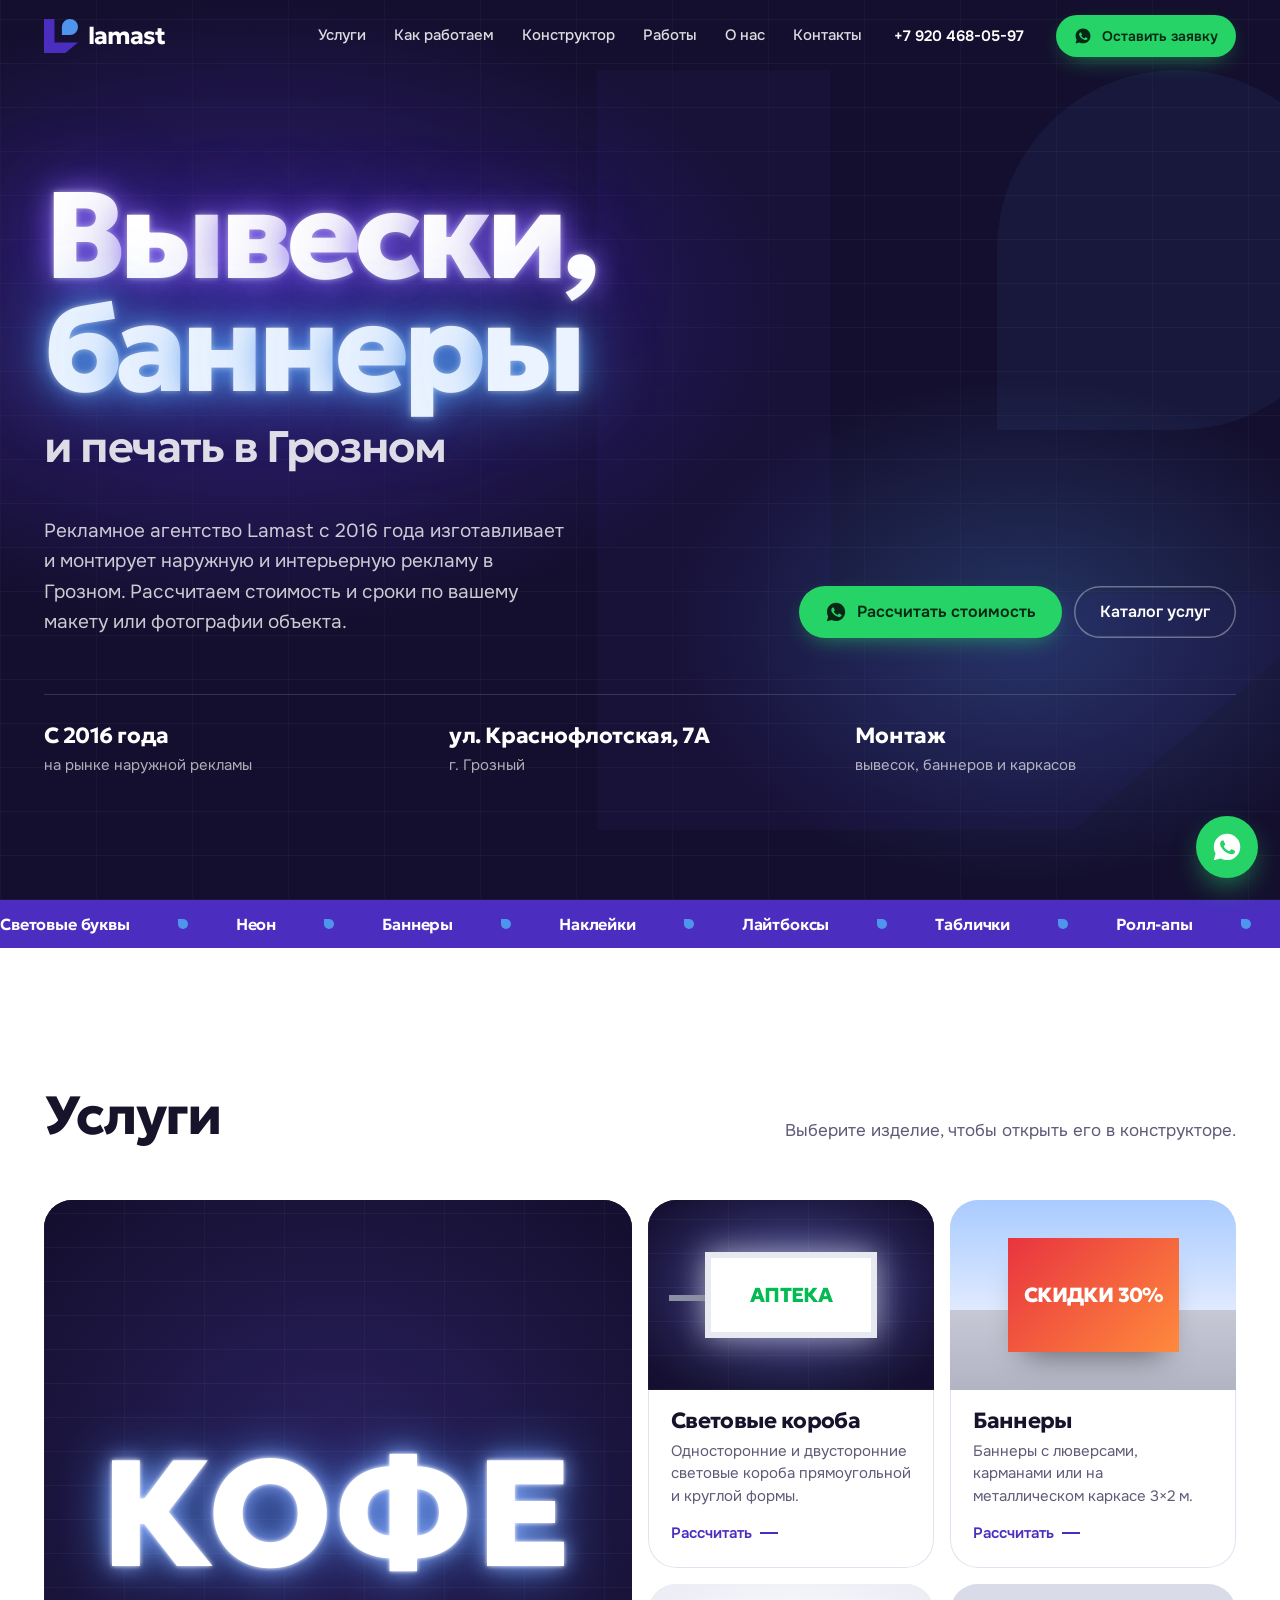
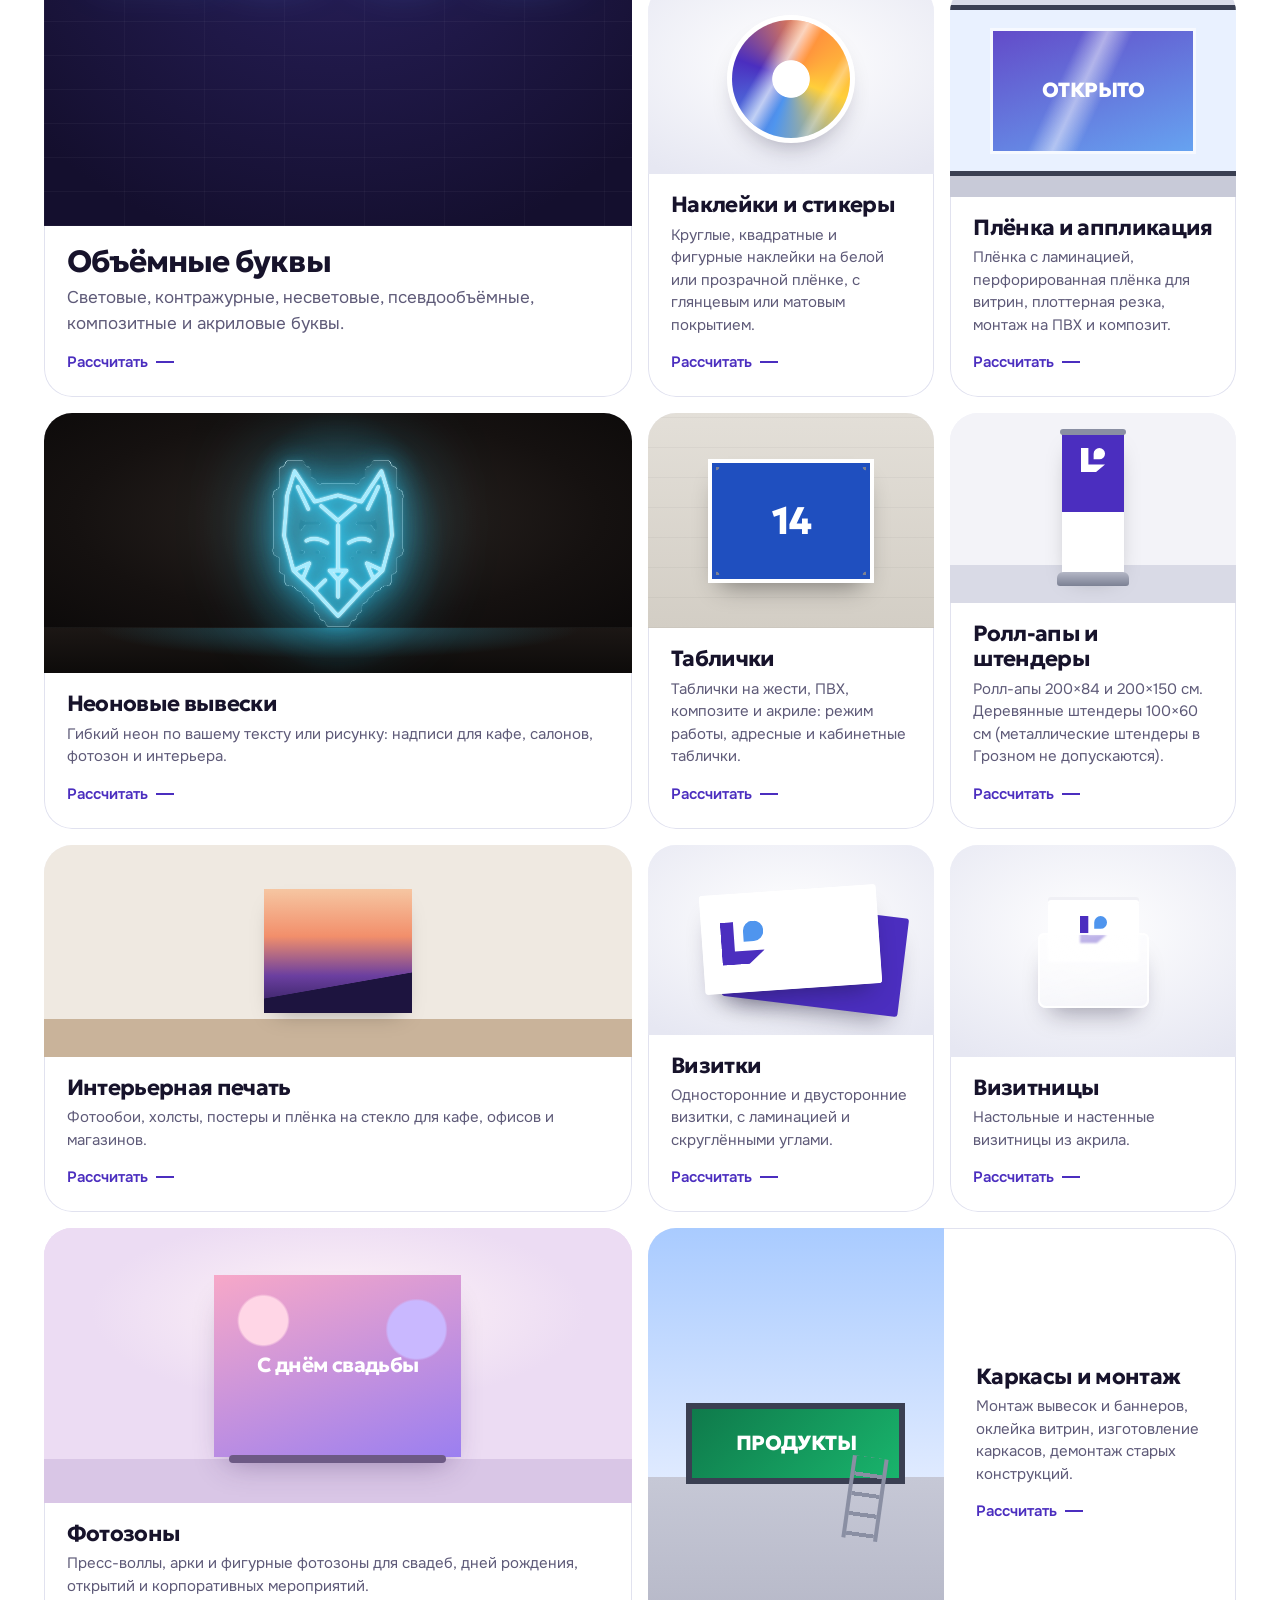
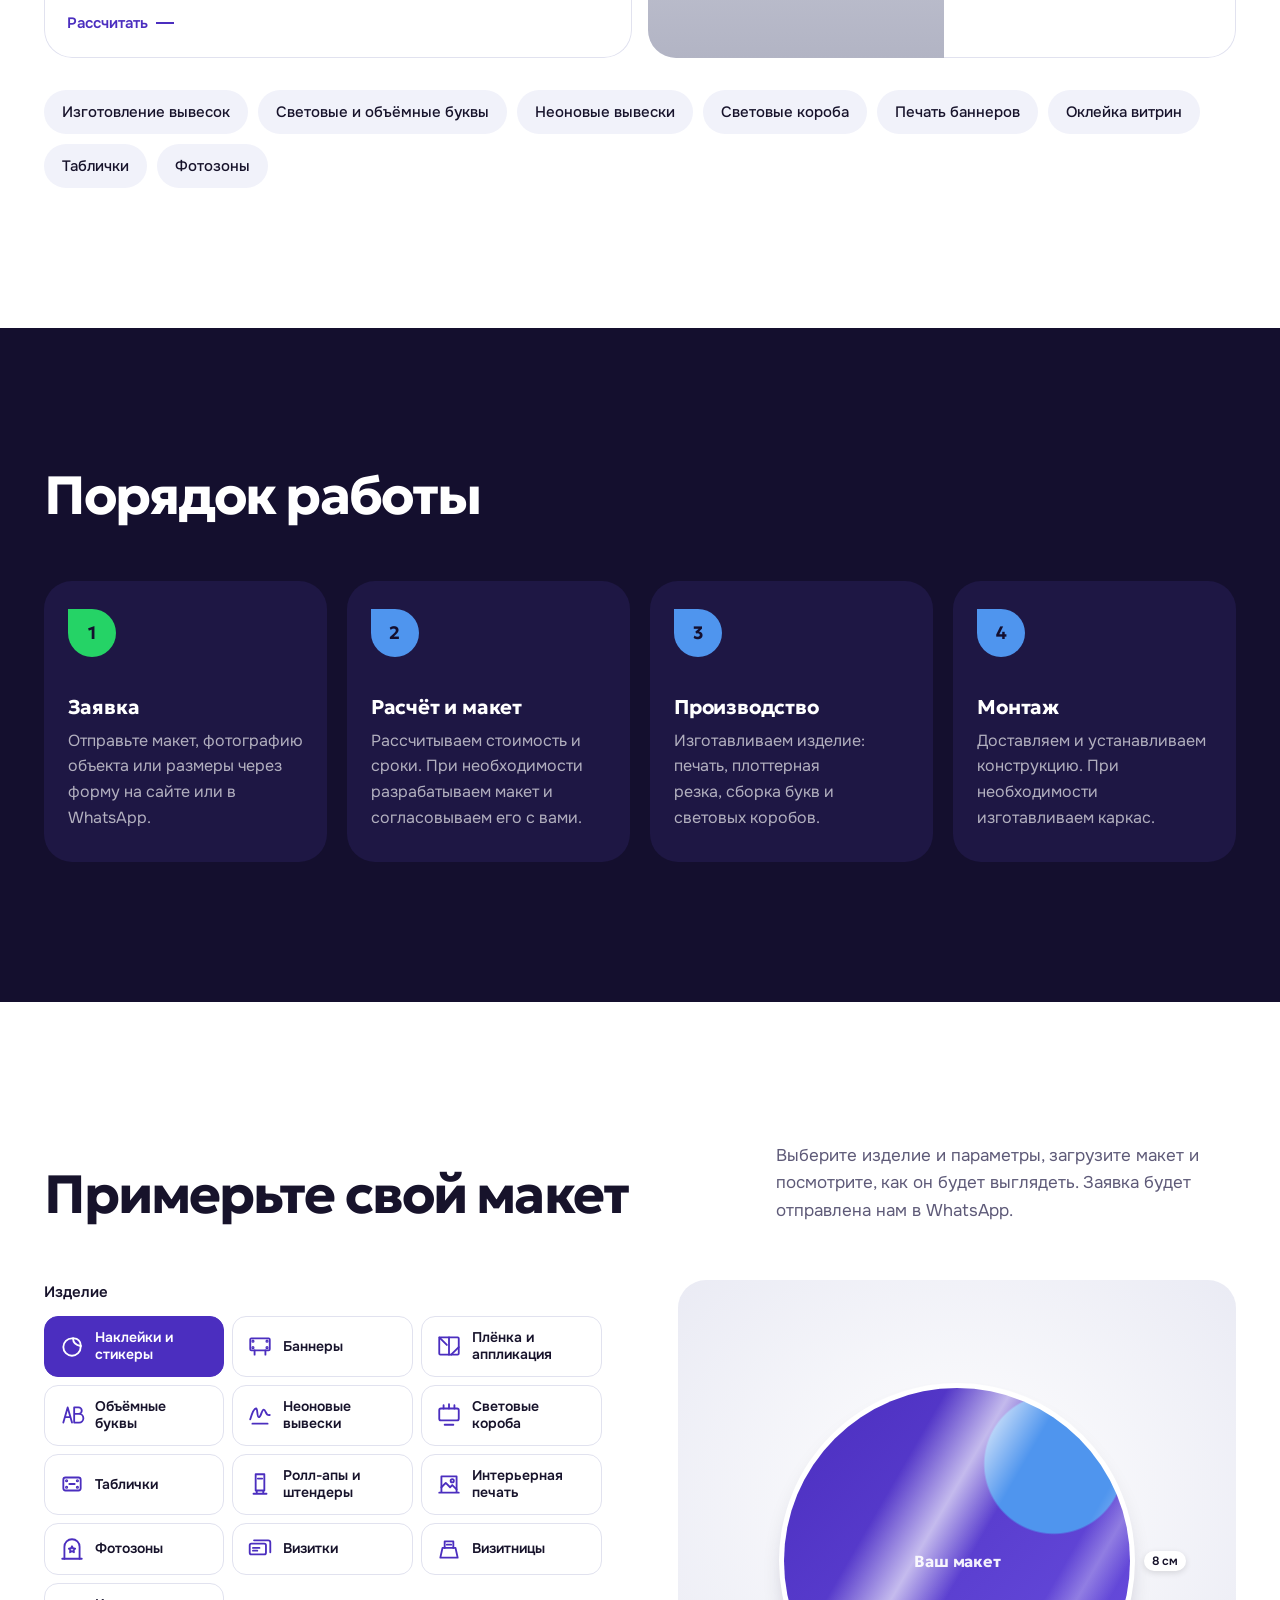
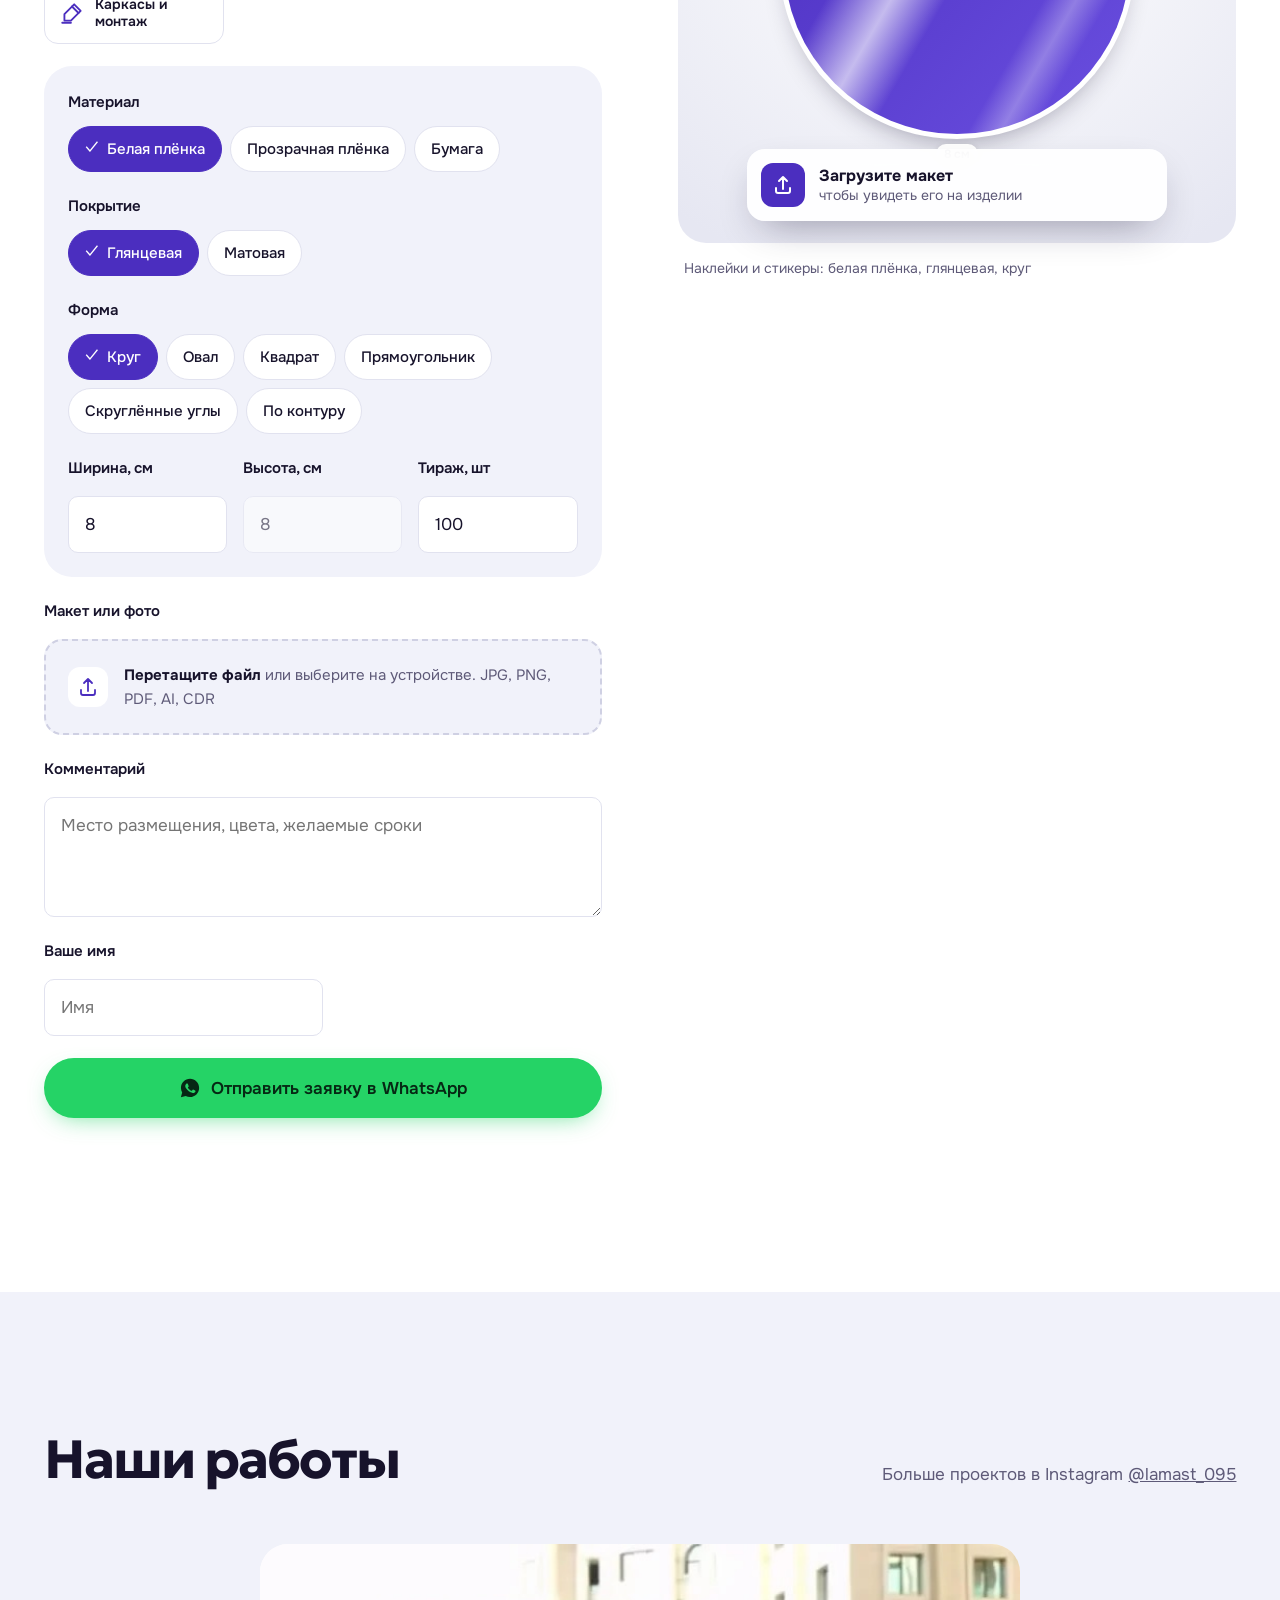
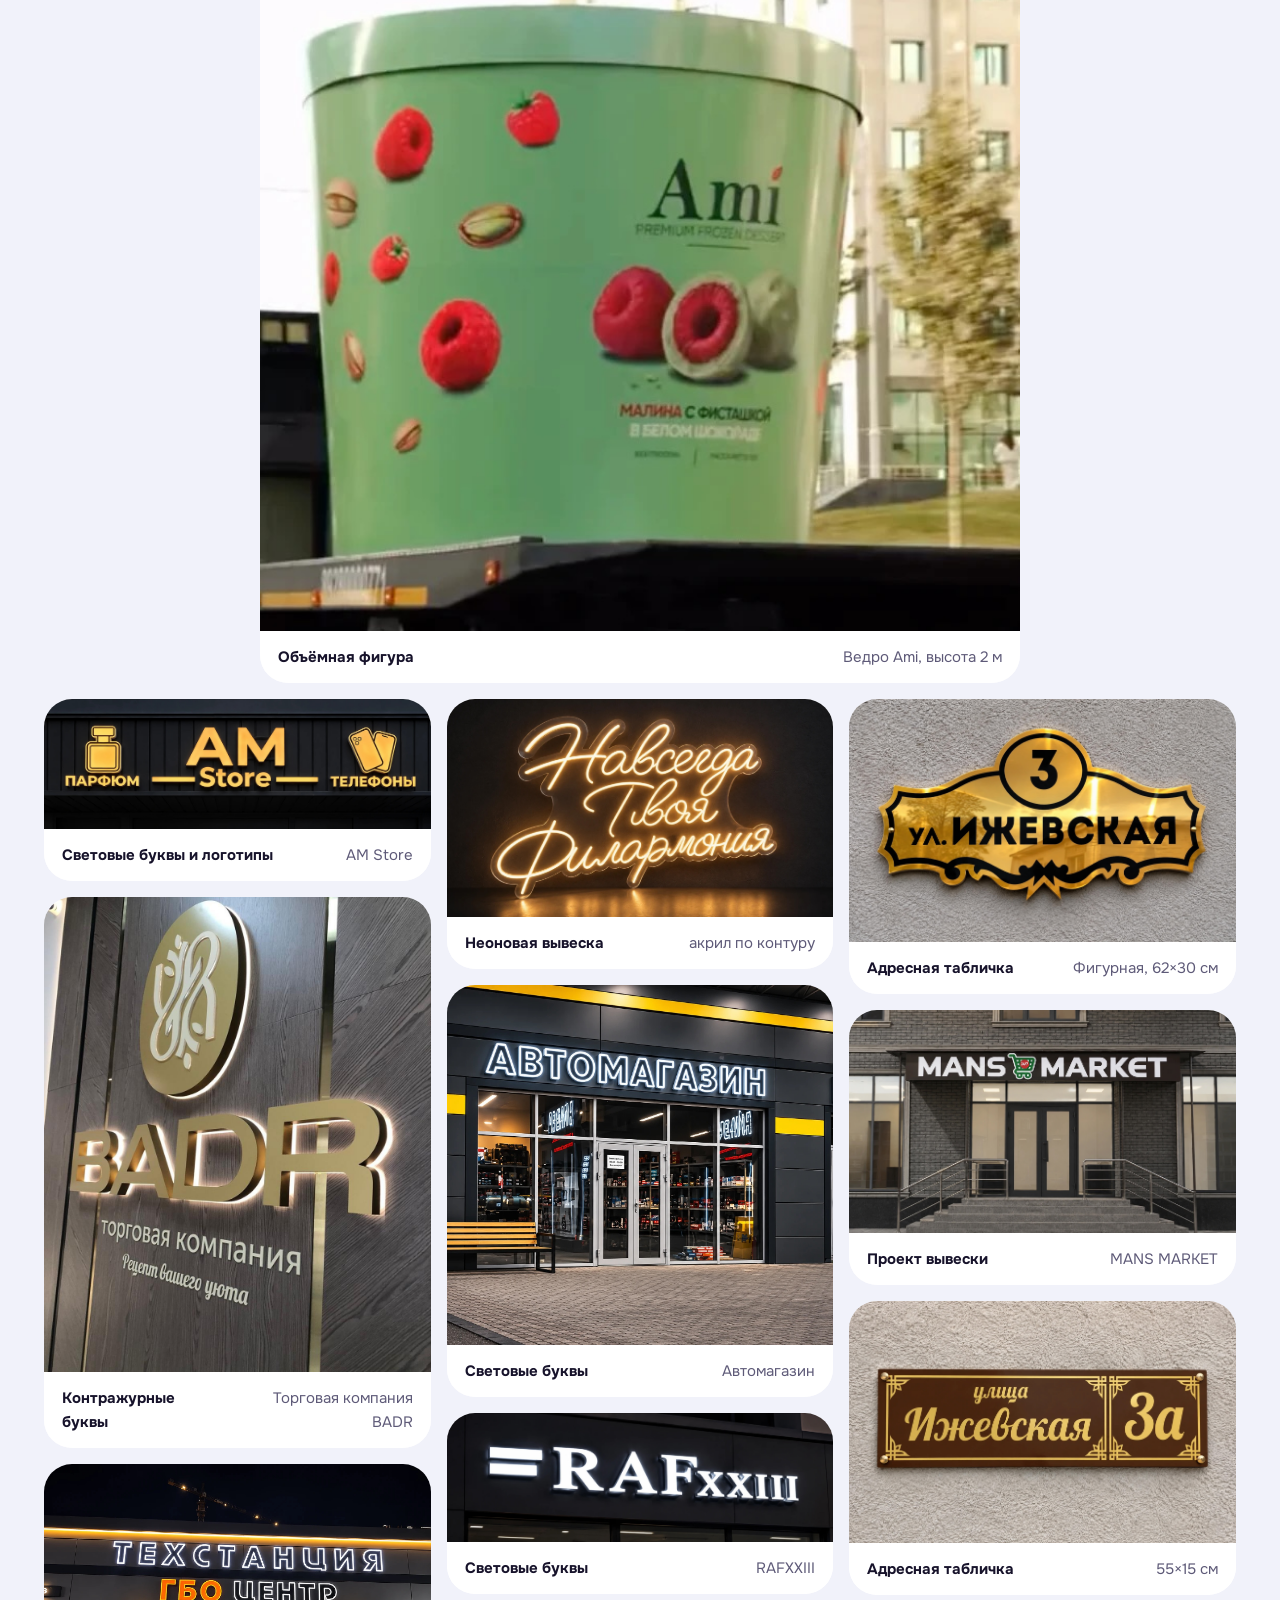
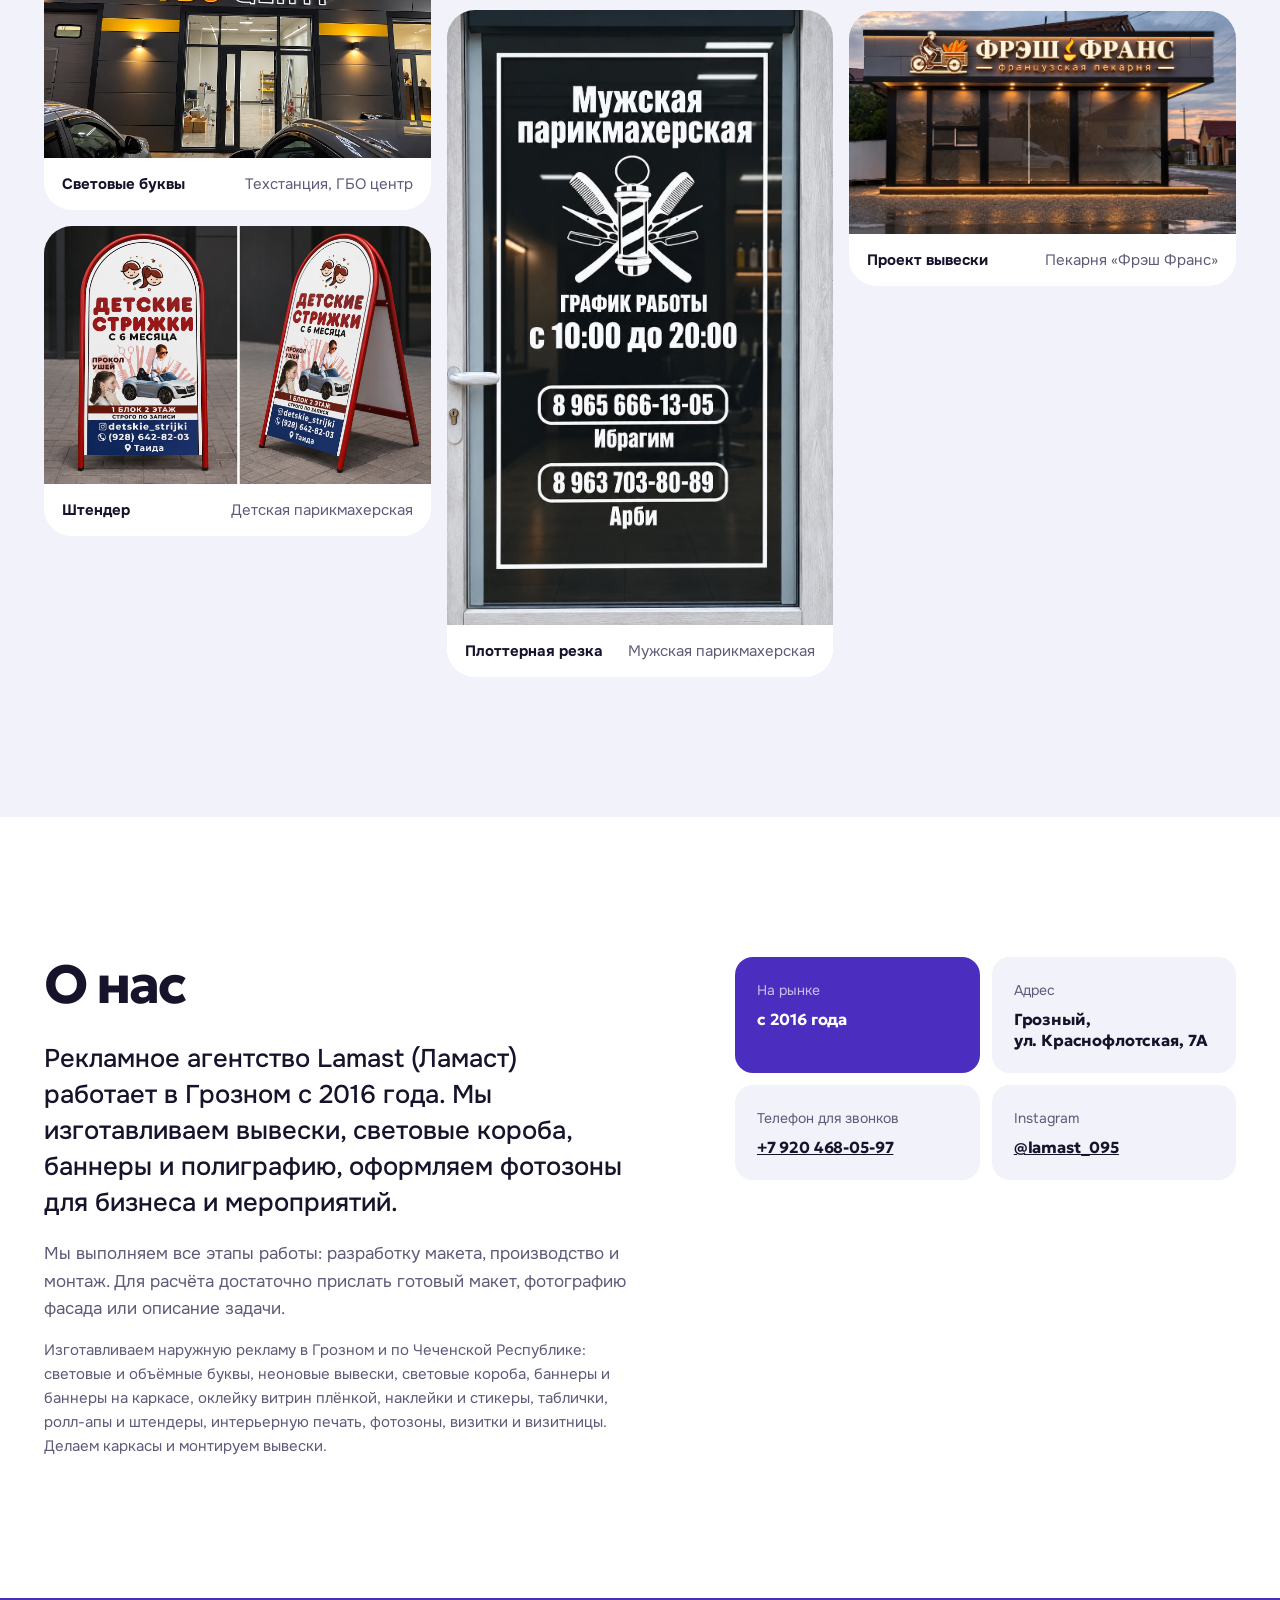
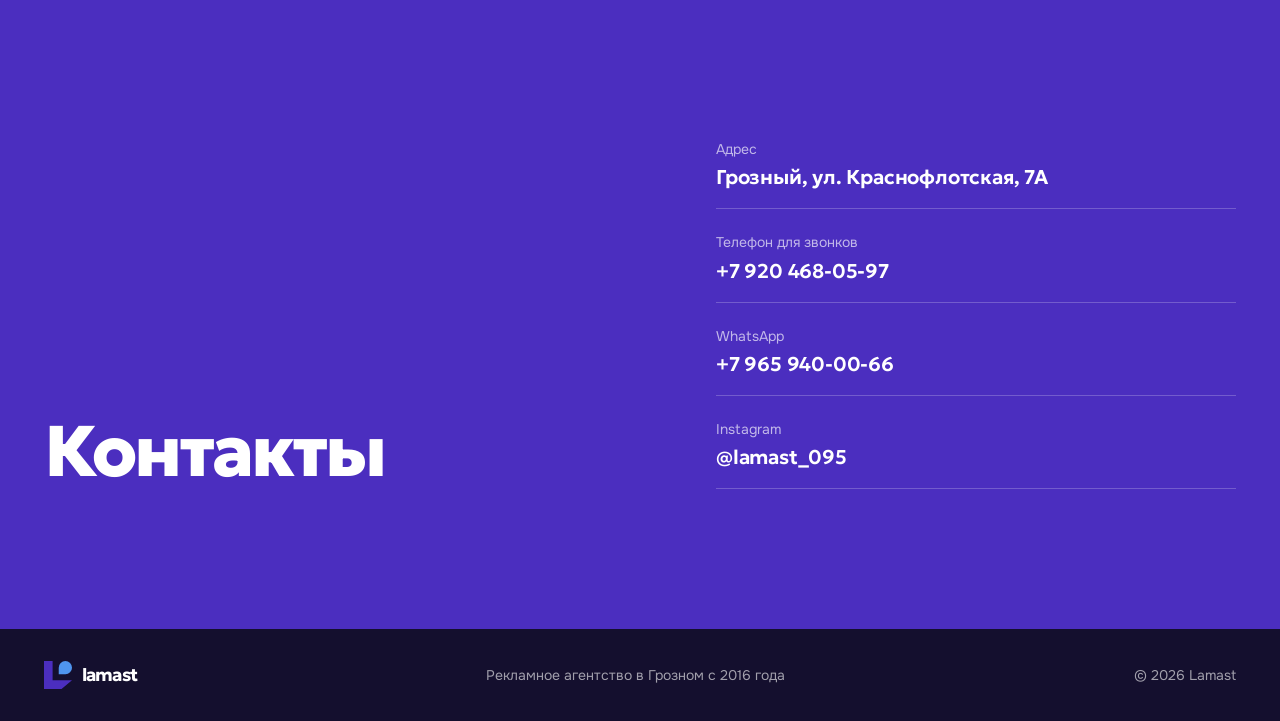
<file: index.html>
<!doctype html>
<html lang="ru">
<head>
  <meta charset="utf-8">
  <meta name="viewport" content="width=device-width, initial-scale=1">
  <title>Lamast (Ламаст) — рекламное агентство в Грозном: вывески и наружная реклама</title>
  <meta name="description" content="Рекламное агентство Lamast (Ламаст) в Грозном с 2016 года: наружная реклама, световые буквы, неоновые вывески, световые короба, баннеры, наклейки, таблички, фотозоны. Монтаж. Расчёт по вашему макету.">
  <link rel="canonical" href="https://ralamast.ru/">
  <meta name="robots" content="index, follow">
  <meta name="google-site-verification" content="aigGeu6S7GRbUv8y-6N41ZWBPfW4OrTwWtjFjx1dodk">
  <meta name="yandex-verification" content="3d947ba7f4a9d42a">
  <meta name="theme-color" content="#140F2E">
  <meta property="og:type" content="website">
  <meta property="og:site_name" content="Lamast">
  <meta property="og:locale" content="ru_RU">
  <meta property="og:url" content="https://ralamast.ru/">
  <meta property="og:title" content="Lamast — рекламное агентство в Грозном">
  <meta property="og:description" content="Наружная реклама, вывески, неон, баннеры, наклейки и фотозоны. Примерьте свой макет на изделии и отправьте заявку в WhatsApp.">
  <meta property="og:image" content="https://ralamast.ru/assets/og.jpg">
  <meta property="og:image:width" content="1200">
  <meta property="og:image:height" content="632">
  <meta name="twitter:card" content="summary_large_image">
  <link rel="icon" href="/favicon.ico" sizes="any">
  <link rel="icon" href="/favicon.png" type="image/png" sizes="48x48">
  <link rel="icon" href="/assets/icon-96.png" type="image/png" sizes="96x96">
  <link rel="icon" href="/assets/icon-192.png" type="image/png" sizes="192x192">
  <link rel="icon" href="/assets/logo-mark.svg" type="image/svg+xml">
  <link rel="apple-touch-icon" href="assets/apple-touch-icon.png">
  <link rel="preconnect" href="https://fonts.googleapis.com">
  <link rel="preconnect" href="https://fonts.gstatic.com" crossorigin>
  <link href="https://fonts.googleapis.com/css2?family=Geologica:wght@400;500;600;700;800&family=Onest:wght@400;500;600&family=Marck+Script&display=swap" rel="stylesheet">
  <link rel="stylesheet" href="styles.css?v=202611191532">
  <script type="application/ld+json">
{
  "@context": "https://schema.org",
  "@graph": [
    {
      "@type": "LocalBusiness",
      "@id": "https://ralamast.ru/#business",
      "name": "Lamast",
      "alternateName": [
        "Ламаст",
        "Рекламное агентство Lamast",
        "Рекламное агентство Ламаст"
      ],
      "description": "Рекламное агентство в Грозном: наружная реклама, вывески, световые буквы, неон, световые короба, баннеры, наклейки, таблички, фотозоны, визитки, монтаж.",
      "url": "https://ralamast.ru/",
      "logo": "https://ralamast.ru/assets/icon-192.png",
      "image": "https://ralamast.ru/assets/og.jpg",
      "foundingDate": "2016",
      "telephone": "+7 920 468-05-97",
      "contactPoint": [
        {
          "@type": "ContactPoint",
          "telephone": "+7 920 468-05-97",
          "contactType": "customer service",
          "availableLanguage": "Russian"
        },
        {
          "@type": "ContactPoint",
          "telephone": "+7 965 940-00-66",
          "contactType": "sales",
          "description": "WhatsApp: заявки и макеты",
          "availableLanguage": "Russian"
        }
      ],
      "address": {
        "@type": "PostalAddress",
        "streetAddress": "ул. Краснофлотская, 7А",
        "addressLocality": "Грозный",
        "addressRegion": "Чеченская Республика",
        "addressCountry": "RU",
        "postalCode": "364029"
      },
      "areaServed": [
        "Грозный",
        "Чеченская Республика"
      ],
      "sameAs": [
        "https://instagram.com/lamast_095"
      ],
      "hasOfferCatalog": {
        "@type": "OfferCatalog",
        "name": "Услуги рекламного агентства",
        "itemListElement": [
          {
            "@type": "Offer",
            "itemOffered": {
              "@type": "Service",
              "name": "Наружная реклама"
            }
          },
          {
            "@type": "Offer",
            "itemOffered": {
              "@type": "Service",
              "name": "Световые буквы"
            }
          },
          {
            "@type": "Offer",
            "itemOffered": {
              "@type": "Service",
              "name": "Объёмные буквы"
            }
          },
          {
            "@type": "Offer",
            "itemOffered": {
              "@type": "Service",
              "name": "Неоновые вывески"
            }
          },
          {
            "@type": "Offer",
            "itemOffered": {
              "@type": "Service",
              "name": "Световые короба"
            }
          },
          {
            "@type": "Offer",
            "itemOffered": {
              "@type": "Service",
              "name": "Баннеры"
            }
          },
          {
            "@type": "Offer",
            "itemOffered": {
              "@type": "Service",
              "name": "Плёнка и оклейка витрин"
            }
          },
          {
            "@type": "Offer",
            "itemOffered": {
              "@type": "Service",
              "name": "Наклейки и стикеры"
            }
          },
          {
            "@type": "Offer",
            "itemOffered": {
              "@type": "Service",
              "name": "Таблички"
            }
          },
          {
            "@type": "Offer",
            "itemOffered": {
              "@type": "Service",
              "name": "Ролл-апы и штендеры"
            }
          },
          {
            "@type": "Offer",
            "itemOffered": {
              "@type": "Service",
              "name": "Интерьерная печать"
            }
          },
          {
            "@type": "Offer",
            "itemOffered": {
              "@type": "Service",
              "name": "Фотозоны"
            }
          },
          {
            "@type": "Offer",
            "itemOffered": {
              "@type": "Service",
              "name": "Визитки"
            }
          },
          {
            "@type": "Offer",
            "itemOffered": {
              "@type": "Service",
              "name": "Визитницы"
            }
          },
          {
            "@type": "Offer",
            "itemOffered": {
              "@type": "Service",
              "name": "Каркасы и монтаж вывесок"
            }
          }
        ]
      },
      "geo": {
        "@type": "GeoCoordinates",
        "latitude": 43.30242,
        "longitude": 45.71613
      },
      "openingHoursSpecification": [
        {
          "@type": "OpeningHoursSpecification",
          "dayOfWeek": [
            "Monday",
            "Tuesday",
            "Wednesday",
            "Thursday",
            "Friday",
            "Saturday",
            "Sunday"
          ],
          "opens": "08:00",
          "closes": "22:00"
        }
      ],
      "hasMap": "https://yandex.ru/maps/org/89276249927"
    },
    {
      "@type": "WebSite",
      "@id": "https://ralamast.ru/#site",
      "url": "https://ralamast.ru/",
      "name": "Lamast",
      "alternateName": "Ламаст",
      "inLanguage": "ru"
    }
  ]
}
  </script>
</head>
<body>
<a class="skip" href="#brief">К форме заявки</a>

<header class="nav" id="top">
  <div class="wrap nav__in">
    <a class="brand" href="#top" aria-label="Lamast, на главную">
      <img src="assets/logo-mark.svg" alt="" width="34" height="34">
      <span>lamast</span>
    </a>
    <nav class="nav__links" aria-label="Разделы">
      <a href="#services">Услуги</a>
      <a href="#process">Как работаем</a>
      <a href="#brief">Конструктор</a>
      <a href="#works">Работы</a>
      <a href="#about">О нас</a>
      <a href="#contacts">Контакты</a>
    </nav>
    <a class="nav__phone" data-cfg="phone" href="tel:+79204680597">+7 920 468-05-97</a>
    <a class="btn btn--wa btn--sm" href="#brief">
      <svg aria-hidden="true" viewBox="0 0 24 24"><use href="#i-wa"/></svg>
      Оставить заявку
    </a>
    <button class="nav__burger" aria-label="Меню" aria-expanded="false"><span></span><span></span></button>
  </div>
</header>

<main>
  <!-- HERO: ночной фасад, заголовок «включается» как световые буквы -->
  <section class="hero">
    <div class="hero__wall" aria-hidden="true"></div>
    <div class="wrap hero__in">
      <h1 class="hero__title" aria-label="Вывески, баннеры и печать в Грозном">
        <span class="neon" data-neon>Вывески,</span>
        <span class="neon neon--blue" data-neon>баннеры</span>
        <span class="hero__plain">и печать в Грозном</span>
      </h1>
      <div class="hero__row">
        <p class="hero__lead">Рекламное агентство Lamast с 2016 года изготавливает и монтирует наружную и интерьерную рекламу в Грозном. Рассчитаем стоимость и сроки по вашему макету или фотографии объекта.</p>
        <div class="hero__cta">
          <a class="btn btn--wa" href="#brief">
            <svg aria-hidden="true" viewBox="0 0 24 24"><use href="#i-wa"/></svg>
            Рассчитать стоимость
          </a>
          <a class="btn btn--ghost" href="#services">Каталог услуг</a>
        </div>
      </div>
      <ul class="hero__facts">
        <li><b>С 2016 года</b> на рынке наружной рекламы</li>
        <li><b>ул. Краснофлотская, 7А</b> г. Грозный</li>
        <li><b>Монтаж</b> вывесок, баннеров и каркасов</li>
      </ul>
    </div>
  </section>

  <!-- бегущая строка -->
  <div class="ticker" aria-hidden="true">
    <div class="ticker__track">
      <span>Световые буквы</span><span>Неон</span><span>Баннеры</span><span>Наклейки</span><span>Лайтбоксы</span><span>Таблички</span><span>Ролл-апы</span><span>Фотозоны</span><span>Визитки</span><span>Оклейка витрин</span><span>Интерьерная печать</span>
      <span>Световые буквы</span><span>Неон</span><span>Баннеры</span><span>Наклейки</span><span>Лайтбоксы</span><span>Таблички</span><span>Ролл-апы</span><span>Фотозоны</span><span>Визитки</span><span>Оклейка витрин</span><span>Интерьерная печать</span>
    </div>
  </div>

  <!-- УСЛУГИ -->
  <section class="services" id="services">
    <div class="wrap">
      <div class="sec-head">
        <h2>Услуги</h2>
        <p>Выберите изделие, чтобы открыть его в конструкторе.</p>
      </div>

      <div class="catalog" data-services>
        <!-- карточки строятся из PRODUCTS в script.js -->
      </div>
      <nav class="svc-links" aria-label="Подробнее об услугах">
        <a href="/vyveski/">Изготовление вывесок</a>
        <a href="/svetovye-bukvy/">Световые и объёмные буквы</a>
        <a href="/neonovye-vyveski/">Неоновые вывески</a>
        <a href="/svetovye-koroba/">Световые короба</a>
        <a href="/bannery/">Печать баннеров</a>
        <a href="/okleyka-vitrin/">Оклейка витрин</a>
        <a href="/tablichki/">Таблички</a>
        <a href="/fotozony/">Фотозоны</a>
      </nav>
    </div>
  </section>

  <!-- ПРОЦЕСС: реальная последовательность, поэтому с номерами -->
  <section class="process" id="process">
    <div class="wrap">
      <div class="sec-head sec-head--light">
        <h2>Порядок работы</h2>
      </div>
      <ol class="steps">
        <li>
          <h3>Заявка</h3>
          <p>Отправьте макет, фотографию объекта или размеры через форму на сайте или в WhatsApp.</p>
        </li>
        <li>
          <h3>Расчёт и макет</h3>
          <p>Рассчитываем стоимость и сроки. При необходимости разрабатываем макет и согласовываем его с вами.</p>
        </li>
        <li>
          <h3>Производство</h3>
          <p>Изготавливаем изделие: печать, плоттерная резка, сборка букв и световых коробов.</p>
        </li>
        <li>
          <h3>Монтаж</h3>
          <p>Доставляем и устанавливаем конструкцию. При необходимости изготавливаем каркас.</p>
        </li>
      </ol>
    </div>
  </section>

  <!-- БРИФ → WHATSAPP: конструктор + предпросмотр -->
  <section class="brief" id="brief">
    <div class="wrap">
      <div class="sec-head">
        <h2>Примерьте свой макет</h2>
        <p>Выберите изделие и параметры, загрузите макет и посмотрите, как он будет выглядеть. Заявка будет отправлена нам в WhatsApp.</p>
      </div>
      <div class="brief__in">
        <form id="briefForm" class="brief__form" novalidate>
          <fieldset class="field">
            <legend>Изделие</legend>
            <div class="products" data-products></div>
          </fieldset>

          <div class="config" data-config></div>

          <div class="field">
            <span id="dropLabel">Макет или фото</span>
            <label class="drop" data-drop>
              <input type="file" name="files" multiple accept="image/*,.pdf,.ai,.cdr,.eps,.psd,.svg,.tif,.tiff,.zip" aria-labelledby="dropLabel">
              <svg aria-hidden="true" viewBox="0 0 24 24"><path d="M12 16V4m0 0-4 4m4-4 4 4M5 15v3a2 2 0 0 0 2 2h10a2 2 0 0 0 2-2v-3"/></svg>
              <span><b>Перетащите файл</b> или выберите на устройстве. JPG, PNG, PDF, AI, CDR</span>
            </label>
            <ul class="files" data-files></ul>
          </div>

          <label class="field">
            <span>Комментарий</span>
            <textarea name="desc" rows="3" placeholder="Место размещения, цвета, желаемые сроки"></textarea>
          </label>

          <div class="field-row" data-contact-row>
            <label class="field" data-city-field>
              <span>Адрес объекта</span>
              <input name="city" type="text" value="Грозный" placeholder="Город, улица" autocomplete="address-level2">
            </label>
            <label class="field">
              <span>Ваше имя</span>
              <input name="name" type="text" placeholder="Имя" autocomplete="given-name">
            </label>
          </div>

          <button class="btn btn--wa btn--lg" type="submit">
            <svg aria-hidden="true" viewBox="0 0 24 24"><use href="#i-wa"/></svg>
            Отправить заявку в WhatsApp
          </button>
          <p class="form-note" data-note role="status" aria-live="polite"></p>
        </form>

        <aside class="preview" aria-label="Предпросмотр">
          <div class="stage-wrap">
            <div class="stage" data-stage aria-hidden="true"></div>
            <button type="button" class="stage__upload" data-stage-upload>
              <svg aria-hidden="true" viewBox="0 0 24 24"><path d="M12 16V4m0 0-4 4m4-4 4 4M5 15v3a2 2 0 0 0 2 2h10a2 2 0 0 0 2-2v-3"/></svg>
              <span><b>Загрузите макет</b>чтобы увидеть его на изделии</span>
            </button>
            <div class="stage__tools" data-stage-tools hidden>
              <div class="seg" role="group" aria-label="Как разместить макет">
                <button type="button" data-fit="cover" aria-pressed="true">Заполнить</button>
                <button type="button" data-fit="contain" aria-pressed="false">Целиком</button>
              </div>
              <div class="stage__pics" data-stage-pics></div>
              <button type="button" class="stage__replace" data-crop-open>Обрезать</button>
              <button type="button" class="stage__replace stage__replace--plain" data-stage-replace>Заменить</button>
            </div>
          </div>
          <p class="stage__cap" data-stage-cap></p>
        </aside>
      </div>
    </div>
  </section>

  <!-- РАБОТЫ: фото в assets/works -->
  <section class="works" id="works">
    <div class="wrap">
      <div class="sec-head">
        <h2>Наши работы</h2>
        <p>Больше проектов в Instagram <a data-cfg="insta" href="#" target="_blank" rel="noopener">@lamast_095</a></p>
      </div>
      <div class="works__grid">
        <figure class="work work--feature">
          <img src="assets/works/ami.jpg" alt="Объёмная фигура: ведро Ami высотой 2 м" width="730" height="660" loading="lazy" decoding="async">
          <figcaption><b>Объёмная фигура</b><span>Ведро Ami, высота 2 м</span></figcaption>
        </figure>
        <figure class="work">
          <img src="assets/works/amstore.jpg" alt="Световые буквы и логотипы: AM Store" width="1800" height="601" loading="lazy" decoding="async">
          <figcaption><b>Световые буквы и логотипы</b><span>AM Store</span></figcaption>
        </figure>
        <figure class="work">
          <img src="assets/works/badr.jpg" alt="Контражурные буквы: Торговая компания BADR" width="960" height="1180" loading="lazy" decoding="async">
          <figcaption><b>Контражурные буквы</b><span>Торговая компания BADR</span></figcaption>
        </figure>
        <figure class="work">
          <img src="assets/works/techstation.jpg" alt="Световые буквы: Техстанция, ГБО центр" width="1439" height="1093" loading="lazy" decoding="async">
          <figcaption><b>Световые буквы</b><span>Техстанция, ГБО центр</span></figcaption>
        </figure>
        <figure class="work">
          <img src="assets/works/shtender.jpg" alt="Штендер: Детская парикмахерская" width="1536" height="1024" loading="lazy" decoding="async">
          <figcaption><b>Штендер</b><span>Детская парикмахерская</span></figcaption>
        </figure>
        <figure class="work">
          <img src="assets/works/neon.jpg" alt="Неоновая вывеска: акрил по контуру, тёплый белый" width="1672" height="941" loading="lazy" decoding="async">
          <figcaption><b>Неоновая вывеска</b><span>акрил по контуру</span></figcaption>
        </figure>
        <figure class="work">
          <img src="assets/works/automag.jpg" alt="Световые буквы: Автомагазин" width="1300" height="1209" loading="lazy" decoding="async">
          <figcaption><b>Световые буквы</b><span>Автомагазин</span></figcaption>
        </figure>
        <figure class="work">
          <img src="assets/works/raf.jpg" alt="Световые буквы: RAFXXIII" width="1800" height="601" loading="lazy" decoding="async">
          <figcaption><b>Световые буквы</b><span>RAFXXIII</span></figcaption>
        </figure>
        <figure class="work">
          <img src="assets/works/barber.jpg" alt="Плоттерная резка: Мужская парикмахерская" width="995" height="1580" loading="lazy" decoding="async">
          <figcaption><b>Плоттерная резка</b><span>Мужская парикмахерская</span></figcaption>
        </figure>
        <figure class="work">
          <img src="assets/works/sign1.jpg" alt="Адресная табличка: Фигурная, 62×30 см" width="1585" height="992" loading="lazy" decoding="async">
          <figcaption><b>Адресная табличка</b><span>Фигурная, 62×30 см</span></figcaption>
        </figure>
        <figure class="work">
          <img src="assets/works/mansmarket.jpg" alt="Проект вывески: MANS MARKET" width="1651" height="953" loading="lazy" decoding="async">
          <figcaption><b>Проект вывески</b><span>MANS MARKET</span></figcaption>
        </figure>
        <figure class="work">
          <img src="assets/works/sign2.jpg" alt="Адресная табличка: 55×15 см" width="1586" height="992" loading="lazy" decoding="async">
          <figcaption><b>Адресная табличка</b><span>55×15 см</span></figcaption>
        </figure>
        <figure class="work">
          <img src="assets/works/fresh.jpg" alt="Проект вывески: Пекарня «Фрэш Франс»" width="1651" height="953" loading="lazy" decoding="async">
          <figcaption><b>Проект вывески</b><span>Пекарня «Фрэш Франс»</span></figcaption>
        </figure>
      </div>
    </div>
  </section>

  <!-- О НАС -->
  <section class="about" id="about">
    <div class="wrap about__in">
      <div class="about__text">
        <h2>О нас</h2>
        <p class="about__lead">Рекламное агентство Lamast (Ламаст) работает в Грозном с 2016 года. Мы изготавливаем вывески, световые короба, баннеры и полиграфию, оформляем фотозоны для бизнеса и мероприятий.</p>
        <p>Мы выполняем все этапы работы: разработку макета, производство и монтаж. Для расчёта достаточно прислать готовый макет, фотографию фасада или описание задачи.</p>
        <p class="about__services">Изготавливаем наружную рекламу в Грозном и по Чеченской Республике: световые и объёмные буквы, неоновые вывески, световые короба, баннеры и баннеры на каркасе, оклейку витрин плёнкой, наклейки и стикеры, таблички, ролл-апы и штендеры, интерьерную печать, фотозоны, визитки и визитницы. Делаем каркасы и монтируем вывески.</p>
      </div>
      <dl class="about__facts">
        <div><dt>На рынке</dt><dd data-cfg="founded">с 2016 года</dd></div>
        <div><dt>Адрес</dt><dd>Грозный, ул.&nbsp;Краснофлотская, 7А</dd></div>
        <div><dt>Телефон для звонков</dt><dd><a data-cfg="phone2" href="tel:+79204680597">+7 920 468-05-97</a></dd></div>
        <div><dt>Instagram</dt><dd><a data-cfg="insta" href="#" target="_blank" rel="noopener">@lamast_095</a></dd></div>
      </dl>
    </div>
  </section>

  <!-- КОНТАКТЫ -->
  <section class="contacts" id="contacts">
    <div class="wrap contacts__in">
      <h2 class="contacts__big">Контакты</h2>
      <dl class="contacts__list">
        <div><dt>Адрес</dt><dd><a data-cfg="address" href="#" target="_blank" rel="noopener">Грозный, ул. Краснофлотская, 7А</a></dd></div>
        <div><dt>Телефон для звонков</dt><dd><a data-cfg="phone" href="tel:+79204680597">+7 920 468-05-97</a></dd></div>
        <div><dt>WhatsApp</dt><dd><a data-cfg="wa" href="https://wa.me/79659400066" target="_blank" rel="noopener">+7 965 940-00-66</a></dd></div>
        <div><dt>Instagram</dt><dd><a data-cfg="insta" href="#" target="_blank" rel="noopener">@lamast_095</a></dd></div>
      </dl>
    </div>
  </section>
</main>

<footer class="footer">
  <div class="wrap footer__in">
    <a class="brand brand--light" href="#top"><img src="assets/logo-mark.svg" alt="" width="28" height="28"><span>lamast</span></a>
    <p>Рекламное агентство в Грозном с 2016 года</p>
    <p>© <span data-year></span> Lamast</p>
  </div>
</footer>

<!-- плавающая кнопка: сразу открывает чат WhatsApp -->
<a class="fab" href="https://wa.me/79659400066?text=%D0%97%D0%B4%D1%80%D0%B0%D0%B2%D1%81%D1%82%D0%B2%D1%83%D0%B9%D1%82%D0%B5!%20%D0%9F%D0%B8%D1%88%D1%83%20%D1%81%20%D1%81%D0%B0%D0%B9%D1%82%D0%B0%20Lamast." target="_blank" rel="noopener" aria-label="Написать в WhatsApp">
  <svg aria-hidden="true" viewBox="0 0 24 24"><use href="#i-wa"/></svg>
</a>


<!-- окно обрезки макета -->
<dialog class="crop" id="cropModal" aria-labelledby="cropTitle">
  <div class="crop__head">
    <h3 id="cropTitle">Обрезка макета</h3>
    <button type="button" class="crop__x" data-crop-close aria-label="Закрыть">×</button>
  </div>
  <div class="crop__area" data-crop-area>
    <div class="crop__stage" data-crop-stage>
      <canvas class="crop__img" data-crop-canvas></canvas>
      <div class="crop__box" data-crop-box>
        <i data-h="nw"></i><i data-h="ne"></i><i data-h="sw"></i><i data-h="se"></i>
      </div>
    </div>
  </div>
  <div class="crop__bar">
    <div class="seg" role="group" aria-label="Пропорции" data-crop-ratio>
      <button type="button" data-ratio="product" aria-pressed="true">Как у изделия</button>
      <button type="button" data-ratio="1" aria-pressed="false">Квадрат</button>
      <button type="button" data-ratio="free" aria-pressed="false">Свободно</button>
    </div>
    <button type="button" class="chip-btn" data-crop-rotate>Повернуть ↻</button>
    <button type="button" class="chip-btn" data-crop-reset>Исходник</button>
    <span class="crop__spacer"></span>
    <button type="button" class="btn btn--dark" data-crop-save>Сохранить</button>
  </div>
</dialog>

<svg width="0" height="0" style="position:absolute" aria-hidden="true">
  <symbol id="i-wa" viewBox="0 0 24 24"><path fill="currentColor" d="M12.04 2C6.58 2 2.13 6.45 2.13 11.91c0 1.75.46 3.45 1.32 4.95L2.05 22l5.25-1.38a9.9 9.9 0 0 0 4.74 1.21c5.46 0 9.91-4.45 9.91-9.91S17.5 2 12.04 2Zm5.8 14.05c-.24.68-1.42 1.32-1.96 1.37-.5.05-.97.23-3.27-.68-2.77-1.09-4.52-3.92-4.66-4.1-.13-.18-1.11-1.48-1.11-2.82 0-1.34.7-2 .95-2.27.25-.27.54-.34.72-.34h.52c.17 0 .4-.06.62.48.24.56.8 1.94.86 2.08.07.14.11.3.02.48-.09.18-.14.3-.27.45l-.41.48c-.14.13-.28.28-.12.56.16.27.72 1.18 1.54 1.92 1.06.95 1.95 1.24 2.23 1.38.27.14.43.11.59-.07.16-.18.68-.8.86-1.07.18-.27.36-.23.61-.14.25.09 1.6.75 1.87.89.27.14.45.2.52.32.07.11.07.66-.17 1.33Z"/></symbol>
</svg>

<script src="config.js?v=202611191532" defer></script>
<script src="preview.js?v=202611191532" defer></script>
<script src="script.js?v=202611191532" defer></script>
</body>
</html>
</file>
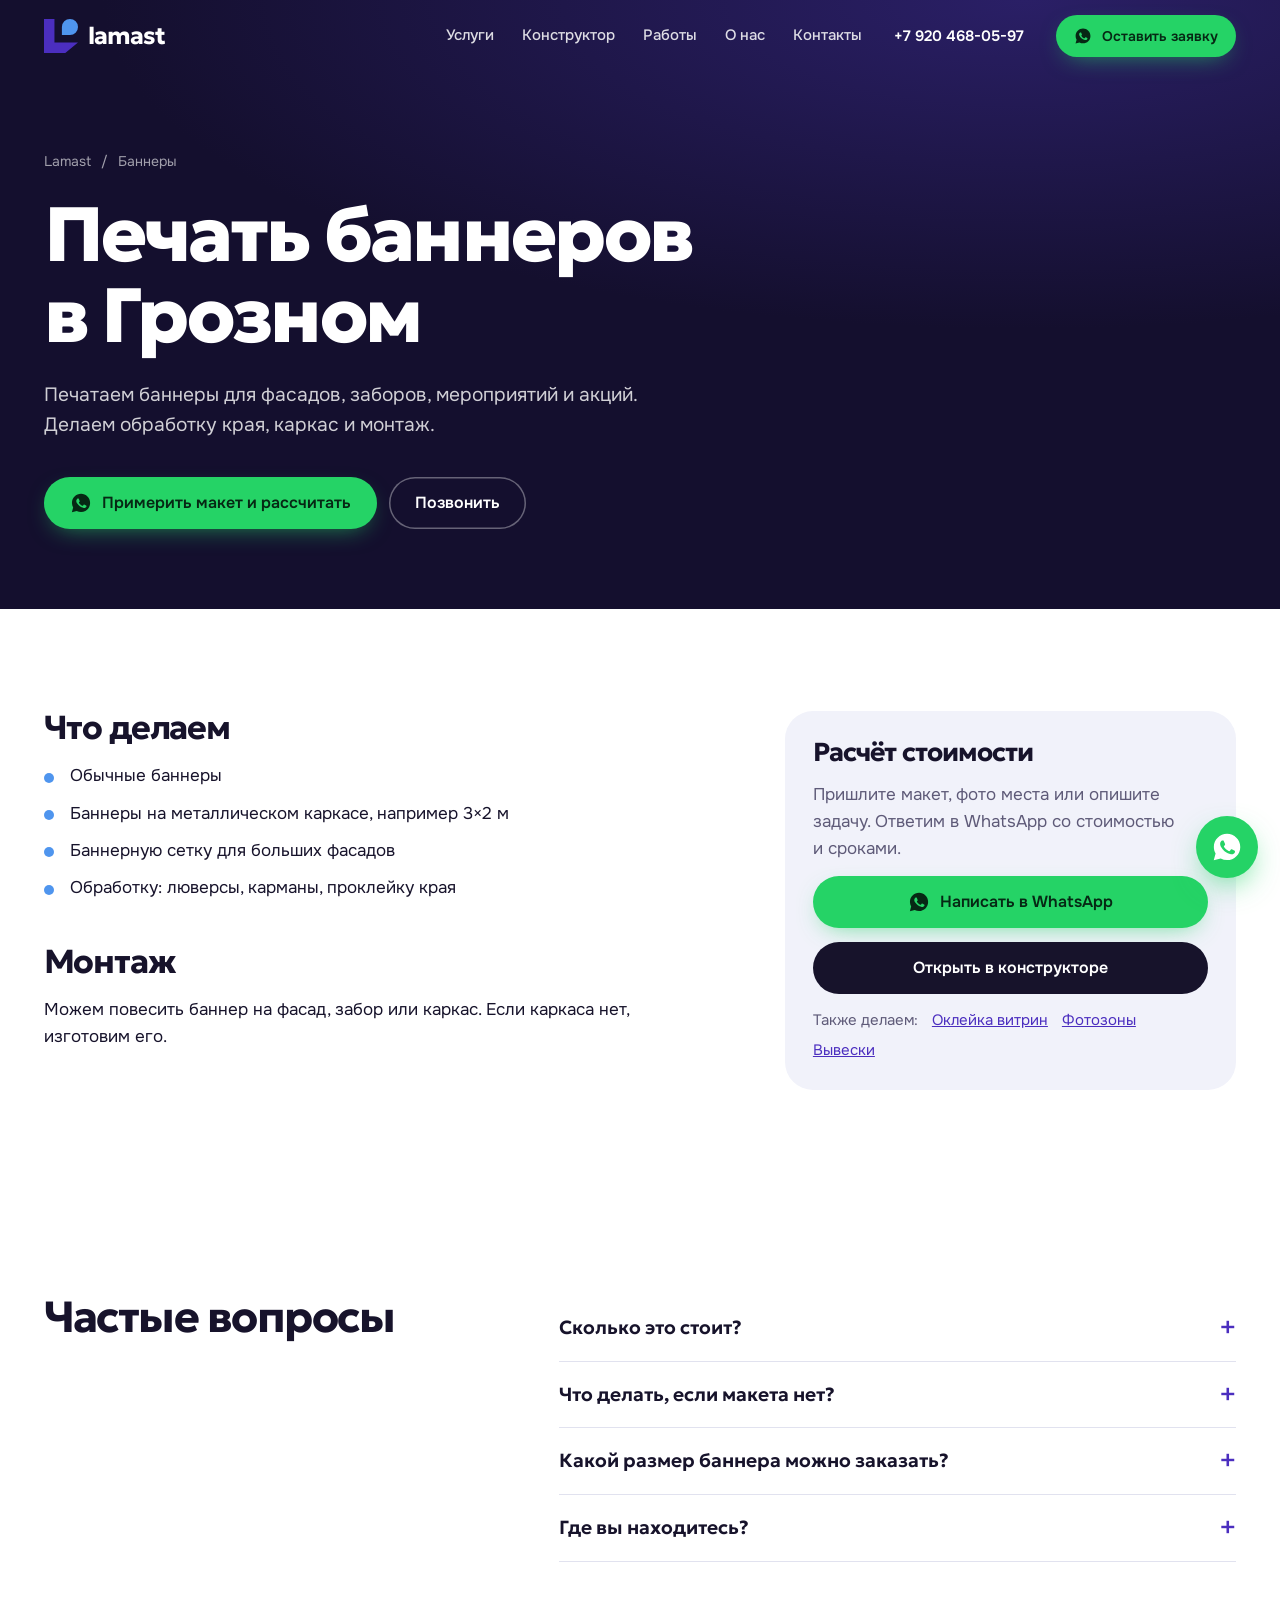
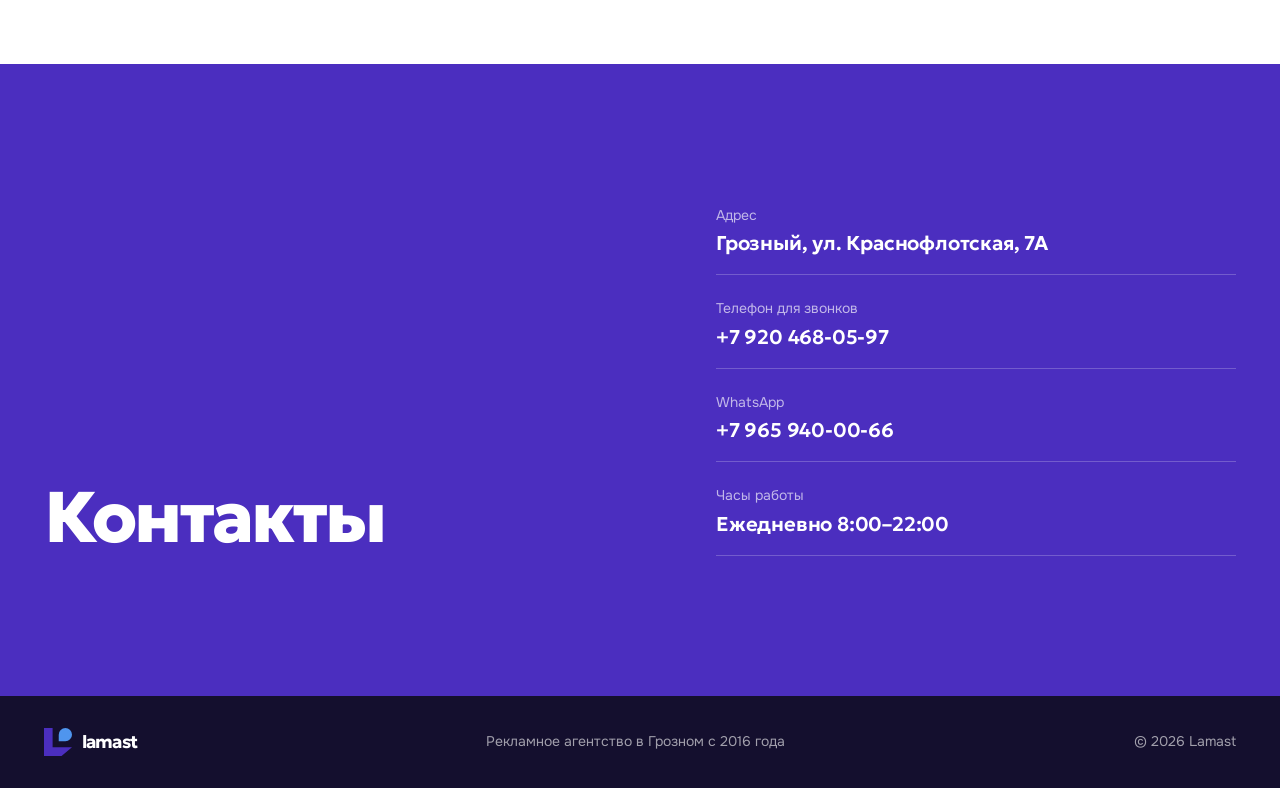
<file: bannery/index.html>
<!doctype html>
<html lang="ru">
<head>
  <meta charset="utf-8">
  <meta name="viewport" content="width=device-width, initial-scale=1">
  <title>Печать баннеров в Грозном | Lamast (Ламаст)</title>
  <meta name="description" content="Печать баннеров в Грозном: баннеры с люверсами и карманами, баннеры на металлическом каркасе, баннерная сетка. Монтаж.">
  <link rel="canonical" href="https://ralamast.ru/bannery/">
  <meta name="theme-color" content="#140F2E">
  <meta property="og:type" content="website">
  <meta property="og:site_name" content="Lamast">
  <meta property="og:locale" content="ru_RU">
  <meta property="og:url" content="https://ralamast.ru/bannery/">
  <meta property="og:title" content="Печать баннеров в Грозном">
  <meta property="og:description" content="Печатаем баннеры для фасадов, заборов, мероприятий и акций. Делаем обработку края, каркас и монтаж.">
  <meta property="og:image" content="https://ralamast.ru/assets/og.jpg">
  <link rel="icon" href="/favicon.ico" sizes="any">
  <link rel="icon" href="/favicon.png" type="image/png" sizes="48x48">
  <link rel="icon" href="/assets/icon-192.png" type="image/png" sizes="192x192">
  <link rel="apple-touch-icon" href="/assets/apple-touch-icon.png">
  <link rel="preconnect" href="https://fonts.googleapis.com">
  <link rel="preconnect" href="https://fonts.gstatic.com" crossorigin>
  <link href="https://fonts.googleapis.com/css2?family=Geologica:wght@400;500;600;700;800&family=Onest:wght@400;500;600&display=swap" rel="stylesheet">
  <link rel="stylesheet" href="/styles.css?v=202611191532">
  <script type="application/ld+json">
{
 "@context": "https://schema.org",
 "@graph": [
  {
   "@type": "Service",
   "@id": "https://ralamast.ru/bannery/#service",
   "name": "Печать баннеров в Грозном",
   "description": "Печать баннеров в Грозном: баннеры с люверсами и карманами, баннеры на металлическом каркасе, баннерная сетка. Монтаж.",
   "url": "https://ralamast.ru/bannery/",
   "serviceType": "Баннеры",
   "areaServed": [
    {
     "@type": "City",
     "name": "Грозный"
    },
    {
     "@type": "AdministrativeArea",
     "name": "Чеченская Республика"
    }
   ],
   "provider": {
    "@id": "https://ralamast.ru/#business"
   }
  },
  {
   "@type": "LocalBusiness",
   "@id": "https://ralamast.ru/#business",
   "name": "Lamast",
   "url": "https://ralamast.ru/",
   "telephone": "+7 920 468-05-97",
   "image": "https://ralamast.ru/assets/og.jpg",
   "address": {
    "@type": "PostalAddress",
    "streetAddress": "ул. Краснофлотская, 7А",
    "addressLocality": "Грозный",
    "addressRegion": "Чеченская Республика",
    "postalCode": "364029",
    "addressCountry": "RU"
   }
  },
  {
   "@type": "BreadcrumbList",
   "itemListElement": [
    {
     "@type": "ListItem",
     "position": 1,
     "name": "Lamast",
     "item": "https://ralamast.ru/"
    },
    {
     "@type": "ListItem",
     "position": 2,
     "name": "Баннеры",
     "item": "https://ralamast.ru/bannery/"
    }
   ]
  },
  {
   "@type": "FAQPage",
   "mainEntity": [
    {
     "@type": "Question",
     "name": "Сколько это стоит?",
     "acceptedAnswer": {
      "@type": "Answer",
      "text": "Цена зависит от размера, материалов и того, нужен ли монтаж. Пришлите макет или фото места в WhatsApp, и мы назовём стоимость и срок."
     }
    },
    {
     "@type": "Question",
     "name": "Что делать, если макета нет?",
     "acceptedAnswer": {
      "@type": "Answer",
      "text": "Разработаем макет сами. Достаточно логотипа, текста и фотографии места, где будет реклама."
     }
    },
    {
     "@type": "Question",
     "name": "Какой размер баннера можно заказать?",
     "acceptedAnswer": {
      "@type": "Answer",
      "text": "Размер задаёте вы. Укажите ширину и высоту в конструкторе или в сообщении, и мы рассчитаем заказ."
     }
    },
    {
     "@type": "Question",
     "name": "Где вы находитесь?",
     "acceptedAnswer": {
      "@type": "Answer",
      "text": "Наш адрес: Грозный, ул. Краснофлотская, 7А. Работаем по Грозному и Чеченской Республике, на монтаж выезжаем сами."
     }
    }
   ]
  }
 ]
}
  </script>
</head>
<body class="svc-page">
<header class="nav" id="top">
  <div class="wrap nav__in">
    <a class="brand" href="/" aria-label="Lamast, на главную"><img src="/assets/logo-mark.svg" alt="" width="34" height="34"><span>lamast</span></a>
    <nav class="nav__links" aria-label="Разделы">
      <a href="/#services">Услуги</a>
      <a href="/#brief">Конструктор</a>
      <a href="/#works">Работы</a>
      <a href="/#about">О нас</a>
      <a href="#contacts">Контакты</a>
    </nav>
    <a class="nav__phone" data-cfg="phone" href="tel:+79204680597">+7 920 468-05-97</a>
    <a class="btn btn--wa btn--sm" href="/?p=banner#brief"><svg aria-hidden="true" viewBox="0 0 24 24"><use href="#i-wa"/></svg>Оставить заявку</a>
    <button class="nav__burger" aria-label="Меню" aria-expanded="false"><span></span><span></span></button>
  </div>
</header>

<main>
  <section class="svc-hero">
    <div class="wrap">
      <nav class="svc-crumbs" aria-label="Навигация"><a href="/">Lamast</a><span aria-hidden="true">/</span><span>Баннеры</span></nav>
      <h1>Печать баннеров в Грозном</h1>
      <p class="svc-hero__lead">Печатаем баннеры для фасадов, заборов, мероприятий и акций. Делаем обработку края, каркас и монтаж.</p>
      <div class="hero__cta">
        <a class="btn btn--wa" href="/?p=banner#brief"><svg aria-hidden="true" viewBox="0 0 24 24"><use href="#i-wa"/></svg>Примерить макет и рассчитать</a>
        <a class="btn btn--ghost" href="tel:+79204680597">Позвонить</a>
      </div>
    </div>
  </section>

  <section class="svc">
    <div class="wrap svc__in">
      <div class="svc__text"><div class="svc__block"><h2>Что делаем</h2><ul><li>Обычные баннеры</li><li>Баннеры на металлическом каркасе, например 3×2 м</li><li>Баннерную сетку для больших фасадов</li><li>Обработку: люверсы, карманы, проклейку края</li></ul></div><div class="svc__block"><h2>Монтаж</h2><p>Можем повесить баннер на фасад, забор или каркас. Если каркаса нет, изготовим его.</p></div></div>
      <aside class="svc__side">
        <h2>Расчёт стоимости</h2>
        <p>Пришлите макет, фото места или опишите задачу. Ответим в WhatsApp со стоимостью и сроками.</p>
        <a class="btn btn--wa" href="https://wa.me/79659400066?text=%D0%97%D0%B4%D1%80%D0%B0%D0%B2%D1%81%D1%82%D0%B2%D1%83%D0%B9%D1%82%D0%B5%21%20%D0%9F%D0%B8%D1%88%D1%83%20%D1%81%20%D1%81%D0%B0%D0%B9%D1%82%D0%B0%20Lamast.%20%D0%98%D0%BD%D1%82%D0%B5%D1%80%D0%B5%D1%81%D1%83%D0%B5%D1%82%3A%20%D0%B1%D0%B0%D0%BD%D0%BD%D0%B5%D1%80%D1%8B." target="_blank" rel="noopener" data-wa-text="Здравствуйте! Пишу с сайта Lamast. Интересует: баннеры."><svg aria-hidden="true" viewBox="0 0 24 24"><use href="#i-wa"/></svg>Написать в WhatsApp</a>
        <a class="btn btn--dark" href="/?p=banner#brief">Открыть в конструкторе</a>
        <p class="svc__also">Также делаем: <a href="/okleyka-vitrin/">Оклейка витрин</a><a href="/fotozony/">Фотозоны</a><a href="/vyveski/">Вывески</a></p>
      </aside>
    </div>
  </section>

  <section class="svc-faq">
    <div class="wrap svc-faq__in">
      <h2>Частые вопросы</h2>
      <div><details class="svc__q"><summary>Сколько это стоит?</summary><p>Цена зависит от размера, материалов и того, нужен ли монтаж. Пришлите макет или фото места в WhatsApp, и мы назовём стоимость и срок.</p></details><details class="svc__q"><summary>Что делать, если макета нет?</summary><p>Разработаем макет сами. Достаточно логотипа, текста и фотографии места, где будет реклама.</p></details><details class="svc__q"><summary>Какой размер баннера можно заказать?</summary><p>Размер задаёте вы. Укажите ширину и высоту в конструкторе или в сообщении, и мы рассчитаем заказ.</p></details><details class="svc__q"><summary>Где вы находитесь?</summary><p>Наш адрес: Грозный, ул. Краснофлотская, 7А. Работаем по Грозному и Чеченской Республике, на монтаж выезжаем сами.</p></details></div>
    </div>
  </section>

  <section class="contacts" id="contacts">
    <div class="wrap contacts__in">
      <h2 class="contacts__big">Контакты</h2>
      <dl class="contacts__list">
        <div><dt>Адрес</dt><dd><a data-cfg="address" href="https://yandex.ru/maps/org/89276249927" target="_blank" rel="noopener">Грозный, ул. Краснофлотская, 7А</a></dd></div>
        <div><dt>Телефон для звонков</dt><dd><a data-cfg="phone" href="tel:+79204680597">+7 920 468-05-97</a></dd></div>
        <div><dt>WhatsApp</dt><dd><a data-cfg="wa" href="https://wa.me/79659400066" target="_blank" rel="noopener">+7 965 940-00-66</a></dd></div>
        <div><dt>Часы работы</dt><dd>Ежедневно 8:00–22:00</dd></div>
      </dl>
    </div>
  </section>
</main>

<footer class="footer">
  <div class="wrap footer__in">
    <a class="brand brand--light" href="/"><img src="/assets/logo-mark.svg" alt="" width="28" height="28"><span>lamast</span></a>
    <p>Рекламное агентство в Грозном с 2016 года</p>
    <p>© <span data-year>2026</span> Lamast</p>
  </div>
</footer>

<a class="fab" href="https://wa.me/79659400066?text=%D0%97%D0%B4%D1%80%D0%B0%D0%B2%D1%81%D1%82%D0%B2%D1%83%D0%B9%D1%82%D0%B5%21%20%D0%9F%D0%B8%D1%88%D1%83%20%D1%81%20%D1%81%D0%B0%D0%B9%D1%82%D0%B0%20Lamast.%20%D0%98%D0%BD%D1%82%D0%B5%D1%80%D0%B5%D1%81%D1%83%D0%B5%D1%82%3A%20%D0%B1%D0%B0%D0%BD%D0%BD%D0%B5%D1%80%D1%8B." target="_blank" rel="noopener" aria-label="Написать в WhatsApp"><svg aria-hidden="true" viewBox="0 0 24 24"><use href="#i-wa"/></svg></a>

<svg width="0" height="0" style="position:absolute" aria-hidden="true">
  <symbol id="i-wa" viewBox="0 0 24 24"><path fill="currentColor" d="M12.04 2C6.58 2 2.13 6.45 2.13 11.91c0 1.75.46 3.45 1.32 4.95L2.05 22l5.25-1.38a9.9 9.9 0 0 0 4.74 1.21c5.46 0 9.91-4.45 9.91-9.91S17.5 2 12.04 2Zm5.8 14.05c-.24.68-1.42 1.32-1.96 1.37-.5.05-.97.23-3.27-.68-2.77-1.09-4.52-3.92-4.66-4.1-.13-.18-1.11-1.48-1.11-2.82 0-1.34.7-2 .95-2.27.25-.27.54-.34.72-.34h.52c.17 0 .4-.06.62.48.24.56.8 1.94.86 2.08.07.14.11.3.02.48-.09.18-.14.3-.27.45l-.41.48c-.14.13-.28.28-.12.56.16.27.72 1.18 1.54 1.92 1.06.95 1.95 1.24 2.23 1.38.27.14.43.11.59-.07.16-.18.68-.8.86-1.07.18-.27.36-.23.61-.14.25.09 1.6.75 1.87.89.27.14.45.2.52.32.07.11.07.66-.17 1.33Z"/></symbol>
</svg>
<script>
  // меню на телефоне и сплошная шапка при прокрутке
  (function () {
    var nav = document.querySelector(".nav"), b = document.querySelector(".nav__burger");
    var solid = function () { nav.classList.toggle("is-solid", scrollY > 40); };
    solid(); addEventListener("scroll", solid, { passive: true });
    b.addEventListener("click", function () { b.setAttribute("aria-expanded", nav.classList.toggle("is-menu")); });
  })();
</script>
</body>
</html>
</file>
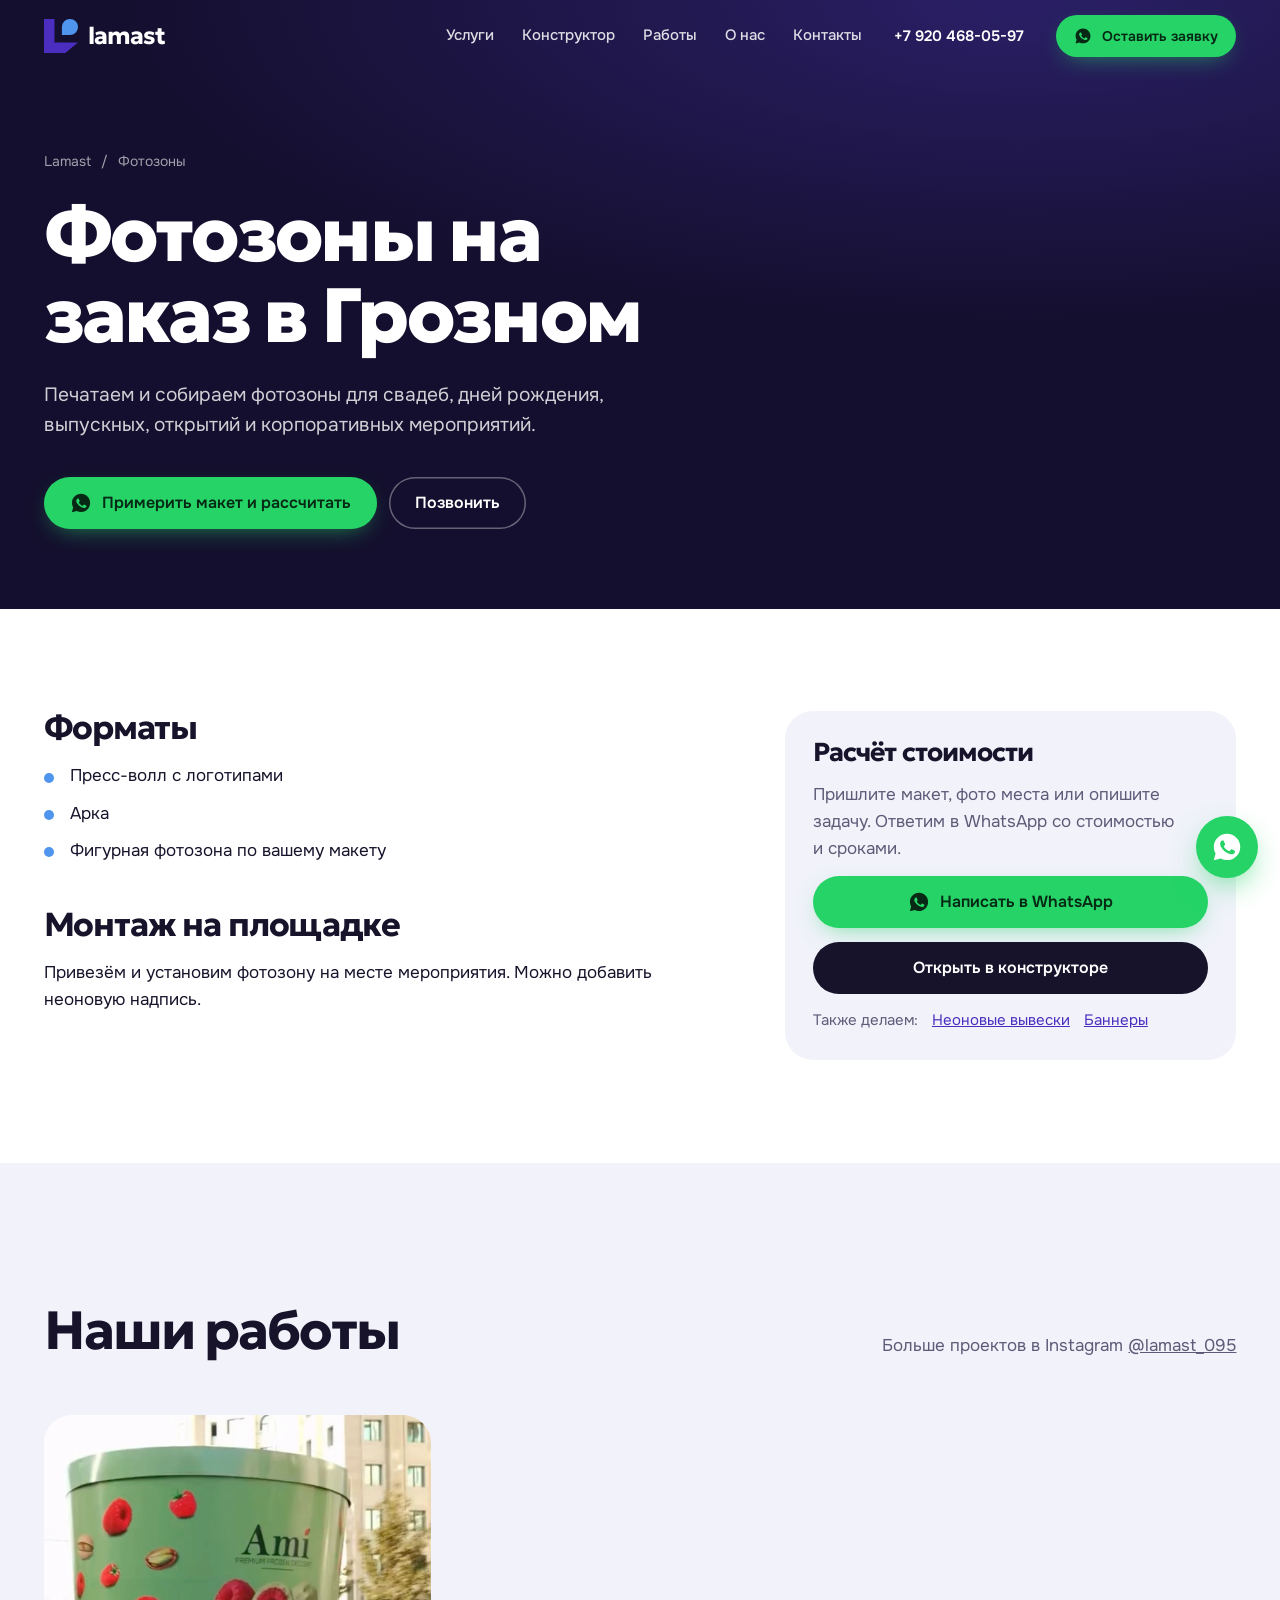
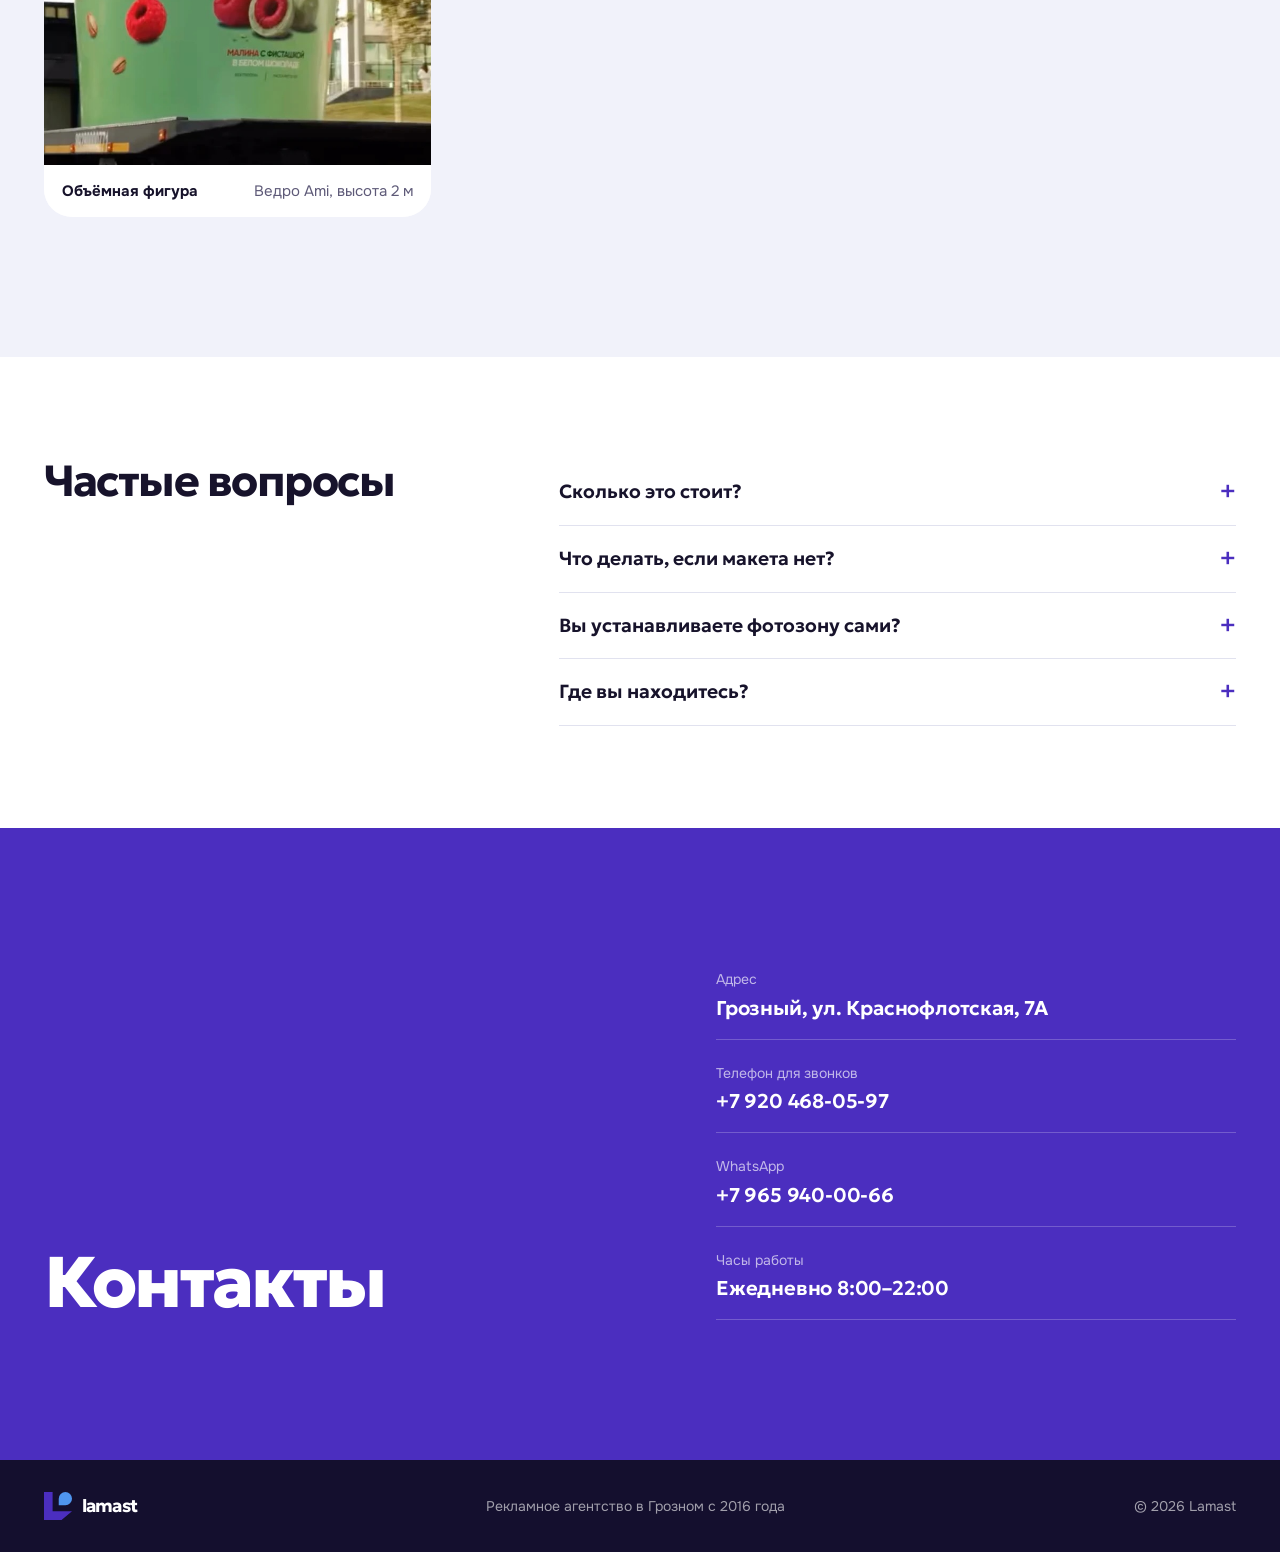
<file: fotozony/index.html>
<!doctype html>
<html lang="ru">
<head>
  <meta charset="utf-8">
  <meta name="viewport" content="width=device-width, initial-scale=1">
  <title>Фотозоны на заказ в Грозном | Lamast (Ламаст)</title>
  <meta name="description" content="Фотозоны на заказ в Грозном: пресс-воллы, арки и фигурные фотозоны для свадеб, дней рождения, открытий и корпоративов. Печать и монтаж на площадке.">
  <link rel="canonical" href="https://ralamast.ru/fotozony/">
  <meta name="theme-color" content="#140F2E">
  <meta property="og:type" content="website">
  <meta property="og:site_name" content="Lamast">
  <meta property="og:locale" content="ru_RU">
  <meta property="og:url" content="https://ralamast.ru/fotozony/">
  <meta property="og:title" content="Фотозоны на заказ в Грозном">
  <meta property="og:description" content="Печатаем и собираем фотозоны для свадеб, дней рождения, выпускных, открытий и корпоративных мероприятий.">
  <meta property="og:image" content="https://ralamast.ru/assets/og.jpg">
  <link rel="icon" href="/favicon.ico" sizes="any">
  <link rel="icon" href="/favicon.png" type="image/png" sizes="48x48">
  <link rel="icon" href="/assets/icon-192.png" type="image/png" sizes="192x192">
  <link rel="apple-touch-icon" href="/assets/apple-touch-icon.png">
  <link rel="preconnect" href="https://fonts.googleapis.com">
  <link rel="preconnect" href="https://fonts.gstatic.com" crossorigin>
  <link href="https://fonts.googleapis.com/css2?family=Geologica:wght@400;500;600;700;800&family=Onest:wght@400;500;600&display=swap" rel="stylesheet">
  <link rel="stylesheet" href="/styles.css?v=202611191532">
  <script type="application/ld+json">
{
 "@context": "https://schema.org",
 "@graph": [
  {
   "@type": "Service",
   "@id": "https://ralamast.ru/fotozony/#service",
   "name": "Фотозоны на заказ в Грозном",
   "description": "Фотозоны на заказ в Грозном: пресс-воллы, арки и фигурные фотозоны для свадеб, дней рождения, открытий и корпоративов. Печать и монтаж на площадке.",
   "url": "https://ralamast.ru/fotozony/",
   "serviceType": "Фотозоны",
   "areaServed": [
    {
     "@type": "City",
     "name": "Грозный"
    },
    {
     "@type": "AdministrativeArea",
     "name": "Чеченская Республика"
    }
   ],
   "provider": {
    "@id": "https://ralamast.ru/#business"
   }
  },
  {
   "@type": "LocalBusiness",
   "@id": "https://ralamast.ru/#business",
   "name": "Lamast",
   "url": "https://ralamast.ru/",
   "telephone": "+7 920 468-05-97",
   "image": "https://ralamast.ru/assets/og.jpg",
   "address": {
    "@type": "PostalAddress",
    "streetAddress": "ул. Краснофлотская, 7А",
    "addressLocality": "Грозный",
    "addressRegion": "Чеченская Республика",
    "postalCode": "364029",
    "addressCountry": "RU"
   }
  },
  {
   "@type": "BreadcrumbList",
   "itemListElement": [
    {
     "@type": "ListItem",
     "position": 1,
     "name": "Lamast",
     "item": "https://ralamast.ru/"
    },
    {
     "@type": "ListItem",
     "position": 2,
     "name": "Фотозоны",
     "item": "https://ralamast.ru/fotozony/"
    }
   ]
  },
  {
   "@type": "FAQPage",
   "mainEntity": [
    {
     "@type": "Question",
     "name": "Сколько это стоит?",
     "acceptedAnswer": {
      "@type": "Answer",
      "text": "Цена зависит от размера, материалов и того, нужен ли монтаж. Пришлите макет или фото места в WhatsApp, и мы назовём стоимость и срок."
     }
    },
    {
     "@type": "Question",
     "name": "Что делать, если макета нет?",
     "acceptedAnswer": {
      "@type": "Answer",
      "text": "Разработаем макет сами. Достаточно логотипа, текста и фотографии места, где будет реклама."
     }
    },
    {
     "@type": "Question",
     "name": "Вы устанавливаете фотозону сами?",
     "acceptedAnswer": {
      "@type": "Answer",
      "text": "Да, привозим и монтируем на площадке."
     }
    },
    {
     "@type": "Question",
     "name": "Где вы находитесь?",
     "acceptedAnswer": {
      "@type": "Answer",
      "text": "Наш адрес: Грозный, ул. Краснофлотская, 7А. Работаем по Грозному и Чеченской Республике, на монтаж выезжаем сами."
     }
    }
   ]
  }
 ]
}
  </script>
</head>
<body class="svc-page">
<header class="nav" id="top">
  <div class="wrap nav__in">
    <a class="brand" href="/" aria-label="Lamast, на главную"><img src="/assets/logo-mark.svg" alt="" width="34" height="34"><span>lamast</span></a>
    <nav class="nav__links" aria-label="Разделы">
      <a href="/#services">Услуги</a>
      <a href="/#brief">Конструктор</a>
      <a href="/#works">Работы</a>
      <a href="/#about">О нас</a>
      <a href="#contacts">Контакты</a>
    </nav>
    <a class="nav__phone" data-cfg="phone" href="tel:+79204680597">+7 920 468-05-97</a>
    <a class="btn btn--wa btn--sm" href="/?p=photozone#brief"><svg aria-hidden="true" viewBox="0 0 24 24"><use href="#i-wa"/></svg>Оставить заявку</a>
    <button class="nav__burger" aria-label="Меню" aria-expanded="false"><span></span><span></span></button>
  </div>
</header>

<main>
  <section class="svc-hero">
    <div class="wrap">
      <nav class="svc-crumbs" aria-label="Навигация"><a href="/">Lamast</a><span aria-hidden="true">/</span><span>Фотозоны</span></nav>
      <h1>Фотозоны на заказ в Грозном</h1>
      <p class="svc-hero__lead">Печатаем и собираем фотозоны для свадеб, дней рождения, выпускных, открытий и корпоративных мероприятий.</p>
      <div class="hero__cta">
        <a class="btn btn--wa" href="/?p=photozone#brief"><svg aria-hidden="true" viewBox="0 0 24 24"><use href="#i-wa"/></svg>Примерить макет и рассчитать</a>
        <a class="btn btn--ghost" href="tel:+79204680597">Позвонить</a>
      </div>
    </div>
  </section>

  <section class="svc">
    <div class="wrap svc__in">
      <div class="svc__text"><div class="svc__block"><h2>Форматы</h2><ul><li>Пресс-волл с логотипами</li><li>Арка</li><li>Фигурная фотозона по вашему макету</li></ul></div><div class="svc__block"><h2>Монтаж на площадке</h2><p>Привезём и установим фотозону на месте мероприятия. Можно добавить неоновую надпись.</p></div></div>
      <aside class="svc__side">
        <h2>Расчёт стоимости</h2>
        <p>Пришлите макет, фото места или опишите задачу. Ответим в WhatsApp со стоимостью и сроками.</p>
        <a class="btn btn--wa" href="https://wa.me/79659400066?text=%D0%97%D0%B4%D1%80%D0%B0%D0%B2%D1%81%D1%82%D0%B2%D1%83%D0%B9%D1%82%D0%B5%21%20%D0%9F%D0%B8%D1%88%D1%83%20%D1%81%20%D1%81%D0%B0%D0%B9%D1%82%D0%B0%20Lamast.%20%D0%98%D0%BD%D1%82%D0%B5%D1%80%D0%B5%D1%81%D1%83%D0%B5%D1%82%3A%20%D1%84%D0%BE%D1%82%D0%BE%D0%B7%D0%BE%D0%BD%D1%8B." target="_blank" rel="noopener" data-wa-text="Здравствуйте! Пишу с сайта Lamast. Интересует: фотозоны."><svg aria-hidden="true" viewBox="0 0 24 24"><use href="#i-wa"/></svg>Написать в WhatsApp</a>
        <a class="btn btn--dark" href="/?p=photozone#brief">Открыть в конструкторе</a>
        <p class="svc__also">Также делаем: <a href="/neonovye-vyveski/">Неоновые вывески</a><a href="/bannery/">Баннеры</a></p>
      </aside>
    </div>
  </section>

  <section class="works svc__works">
    <div class="wrap">
      <div class="sec-head"><h2>Наши работы</h2><p>Больше проектов в Instagram <a data-cfg="insta" href="https://instagram.com/lamast_095" target="_blank" rel="noopener">@lamast_095</a></p></div>
      <div class="works__grid"><figure class="work"><img src="/assets/works/ami.jpg" alt="Объёмная фигура: Ведро Ami, высота 2 м" width="730" height="660" loading="lazy" decoding="async"><figcaption><b>Объёмная фигура</b><span>Ведро Ami, высота 2 м</span></figcaption></figure></div>
    </div>
  </section>
  <section class="svc-faq">
    <div class="wrap svc-faq__in">
      <h2>Частые вопросы</h2>
      <div><details class="svc__q"><summary>Сколько это стоит?</summary><p>Цена зависит от размера, материалов и того, нужен ли монтаж. Пришлите макет или фото места в WhatsApp, и мы назовём стоимость и срок.</p></details><details class="svc__q"><summary>Что делать, если макета нет?</summary><p>Разработаем макет сами. Достаточно логотипа, текста и фотографии места, где будет реклама.</p></details><details class="svc__q"><summary>Вы устанавливаете фотозону сами?</summary><p>Да, привозим и монтируем на площадке.</p></details><details class="svc__q"><summary>Где вы находитесь?</summary><p>Наш адрес: Грозный, ул. Краснофлотская, 7А. Работаем по Грозному и Чеченской Республике, на монтаж выезжаем сами.</p></details></div>
    </div>
  </section>

  <section class="contacts" id="contacts">
    <div class="wrap contacts__in">
      <h2 class="contacts__big">Контакты</h2>
      <dl class="contacts__list">
        <div><dt>Адрес</dt><dd><a data-cfg="address" href="https://yandex.ru/maps/org/89276249927" target="_blank" rel="noopener">Грозный, ул. Краснофлотская, 7А</a></dd></div>
        <div><dt>Телефон для звонков</dt><dd><a data-cfg="phone" href="tel:+79204680597">+7 920 468-05-97</a></dd></div>
        <div><dt>WhatsApp</dt><dd><a data-cfg="wa" href="https://wa.me/79659400066" target="_blank" rel="noopener">+7 965 940-00-66</a></dd></div>
        <div><dt>Часы работы</dt><dd>Ежедневно 8:00–22:00</dd></div>
      </dl>
    </div>
  </section>
</main>

<footer class="footer">
  <div class="wrap footer__in">
    <a class="brand brand--light" href="/"><img src="/assets/logo-mark.svg" alt="" width="28" height="28"><span>lamast</span></a>
    <p>Рекламное агентство в Грозном с 2016 года</p>
    <p>© <span data-year>2026</span> Lamast</p>
  </div>
</footer>

<a class="fab" href="https://wa.me/79659400066?text=%D0%97%D0%B4%D1%80%D0%B0%D0%B2%D1%81%D1%82%D0%B2%D1%83%D0%B9%D1%82%D0%B5%21%20%D0%9F%D0%B8%D1%88%D1%83%20%D1%81%20%D1%81%D0%B0%D0%B9%D1%82%D0%B0%20Lamast.%20%D0%98%D0%BD%D1%82%D0%B5%D1%80%D0%B5%D1%81%D1%83%D0%B5%D1%82%3A%20%D1%84%D0%BE%D1%82%D0%BE%D0%B7%D0%BE%D0%BD%D1%8B." target="_blank" rel="noopener" aria-label="Написать в WhatsApp"><svg aria-hidden="true" viewBox="0 0 24 24"><use href="#i-wa"/></svg></a>

<svg width="0" height="0" style="position:absolute" aria-hidden="true">
  <symbol id="i-wa" viewBox="0 0 24 24"><path fill="currentColor" d="M12.04 2C6.58 2 2.13 6.45 2.13 11.91c0 1.75.46 3.45 1.32 4.95L2.05 22l5.25-1.38a9.9 9.9 0 0 0 4.74 1.21c5.46 0 9.91-4.45 9.91-9.91S17.5 2 12.04 2Zm5.8 14.05c-.24.68-1.42 1.32-1.96 1.37-.5.05-.97.23-3.27-.68-2.77-1.09-4.52-3.92-4.66-4.1-.13-.18-1.11-1.48-1.11-2.82 0-1.34.7-2 .95-2.27.25-.27.54-.34.72-.34h.52c.17 0 .4-.06.62.48.24.56.8 1.94.86 2.08.07.14.11.3.02.48-.09.18-.14.3-.27.45l-.41.48c-.14.13-.28.28-.12.56.16.27.72 1.18 1.54 1.92 1.06.95 1.95 1.24 2.23 1.38.27.14.43.11.59-.07.16-.18.68-.8.86-1.07.18-.27.36-.23.61-.14.25.09 1.6.75 1.87.89.27.14.45.2.52.32.07.11.07.66-.17 1.33Z"/></symbol>
</svg>
<script>
  // меню на телефоне и сплошная шапка при прокрутке
  (function () {
    var nav = document.querySelector(".nav"), b = document.querySelector(".nav__burger");
    var solid = function () { nav.classList.toggle("is-solid", scrollY > 40); };
    solid(); addEventListener("scroll", solid, { passive: true });
    b.addEventListener("click", function () { b.setAttribute("aria-expanded", nav.classList.toggle("is-menu")); });
  })();
</script>
</body>
</html>
</file>
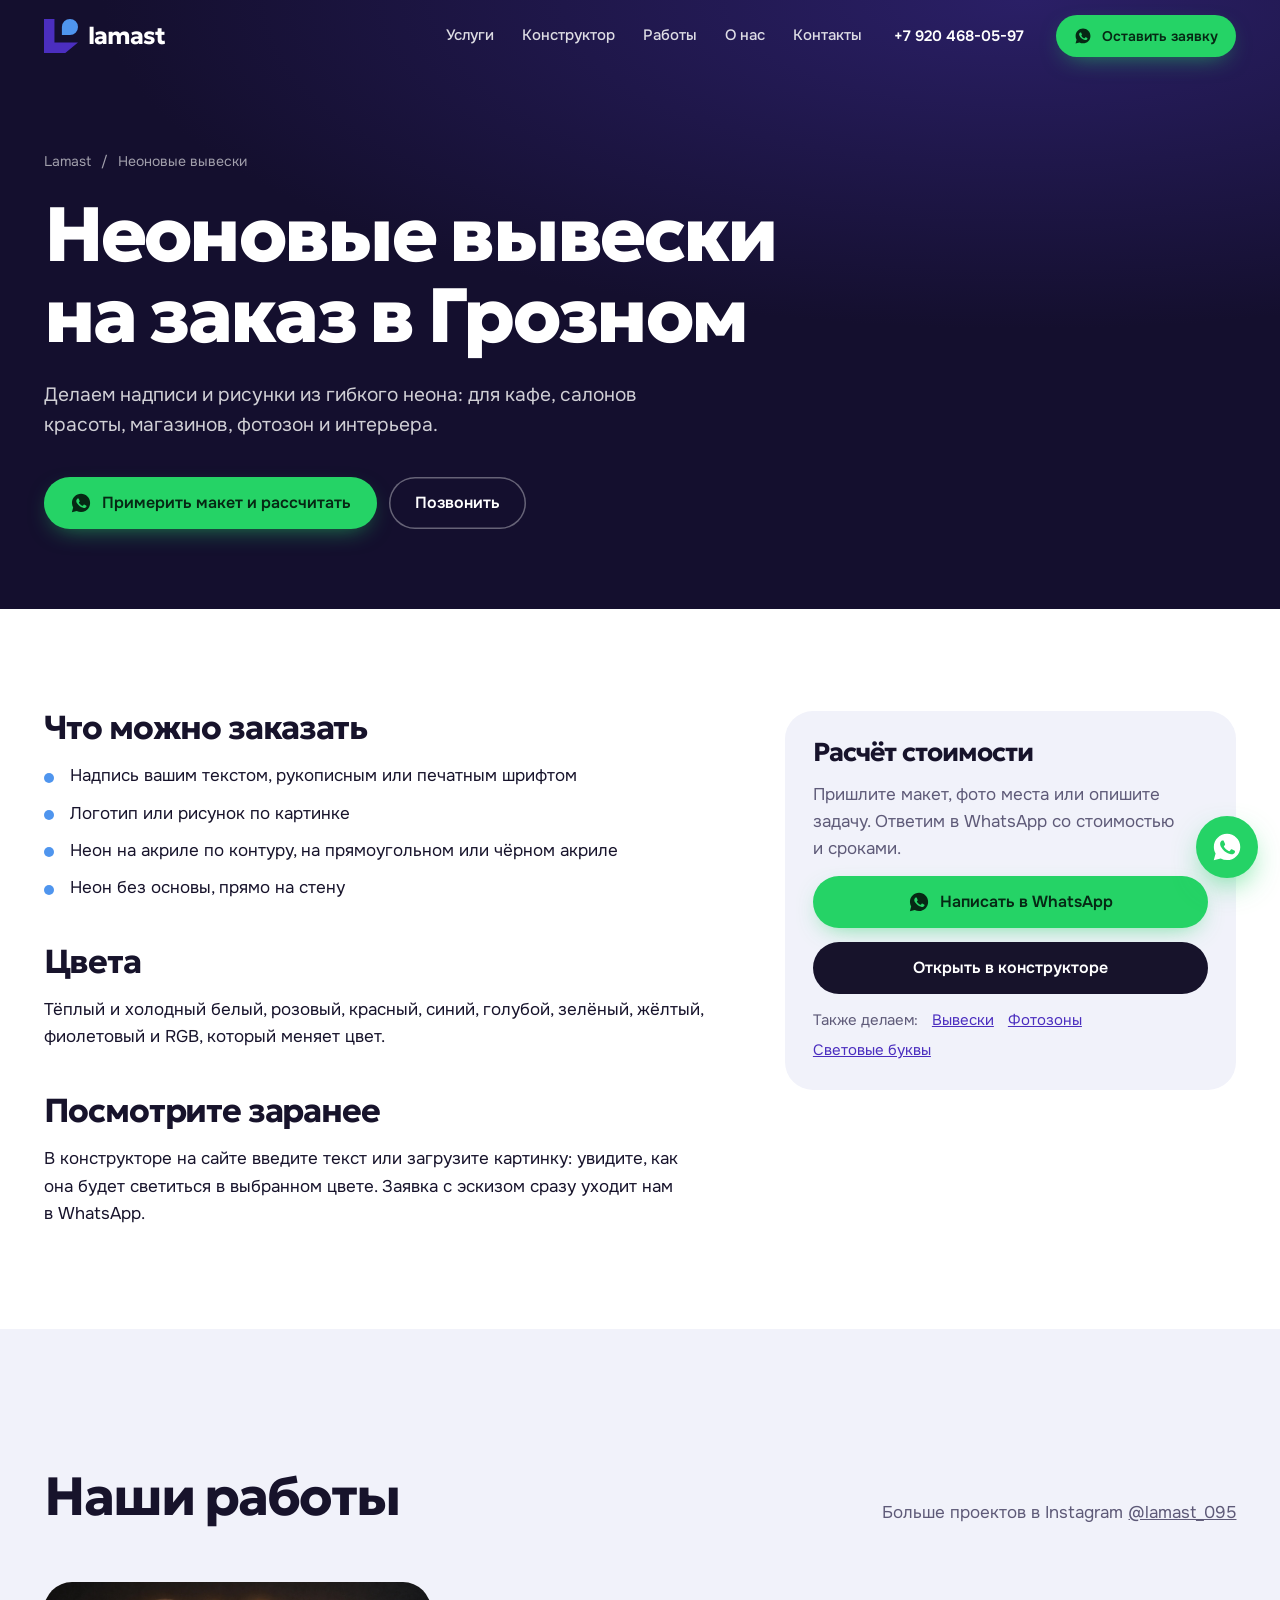
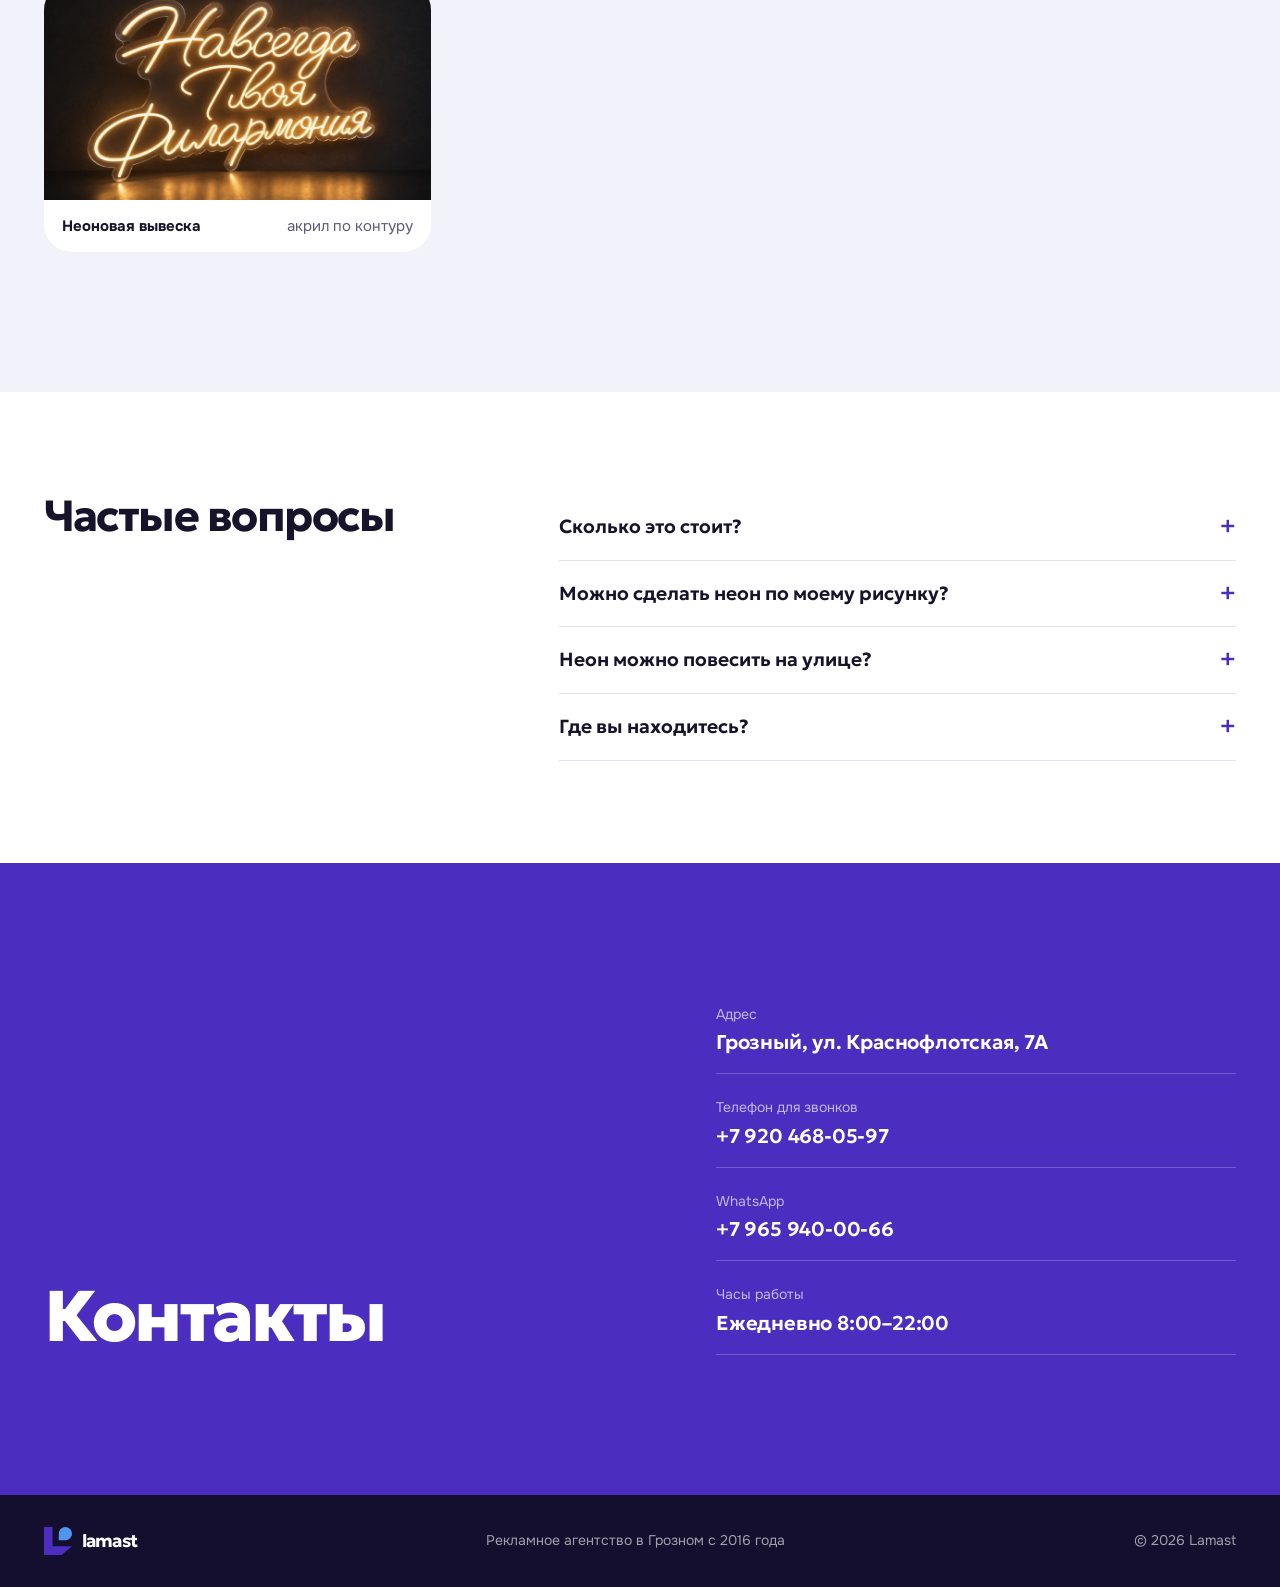
<file: neonovye-vyveski/index.html>
<!doctype html>
<html lang="ru">
<head>
  <meta charset="utf-8">
  <meta name="viewport" content="width=device-width, initial-scale=1">
  <title>Неоновые вывески на заказ в Грозном | Lamast (Ламаст)</title>
  <meta name="description" content="Неоновые вывески на заказ в Грозном: надпись или рисунок из гибкого неона на акриле. Для кафе, салонов, фотозон и интерьера. 10 цветов, монтаж.">
  <link rel="canonical" href="https://ralamast.ru/neonovye-vyveski/">
  <meta name="theme-color" content="#140F2E">
  <meta property="og:type" content="website">
  <meta property="og:site_name" content="Lamast">
  <meta property="og:locale" content="ru_RU">
  <meta property="og:url" content="https://ralamast.ru/neonovye-vyveski/">
  <meta property="og:title" content="Неоновые вывески на заказ в Грозном">
  <meta property="og:description" content="Делаем надписи и рисунки из гибкого неона: для кафе, салонов красоты, магазинов, фотозон и интерьера.">
  <meta property="og:image" content="https://ralamast.ru/assets/og.jpg">
  <link rel="icon" href="/favicon.ico" sizes="any">
  <link rel="icon" href="/favicon.png" type="image/png" sizes="48x48">
  <link rel="icon" href="/assets/icon-192.png" type="image/png" sizes="192x192">
  <link rel="apple-touch-icon" href="/assets/apple-touch-icon.png">
  <link rel="preconnect" href="https://fonts.googleapis.com">
  <link rel="preconnect" href="https://fonts.gstatic.com" crossorigin>
  <link href="https://fonts.googleapis.com/css2?family=Geologica:wght@400;500;600;700;800&family=Onest:wght@400;500;600&display=swap" rel="stylesheet">
  <link rel="stylesheet" href="/styles.css?v=202611191532">
  <script type="application/ld+json">
{
 "@context": "https://schema.org",
 "@graph": [
  {
   "@type": "Service",
   "@id": "https://ralamast.ru/neonovye-vyveski/#service",
   "name": "Неоновые вывески на заказ в Грозном",
   "description": "Неоновые вывески на заказ в Грозном: надпись или рисунок из гибкого неона на акриле. Для кафе, салонов, фотозон и интерьера. 10 цветов, монтаж.",
   "url": "https://ralamast.ru/neonovye-vyveski/",
   "serviceType": "Неоновые вывески",
   "areaServed": [
    {
     "@type": "City",
     "name": "Грозный"
    },
    {
     "@type": "AdministrativeArea",
     "name": "Чеченская Республика"
    }
   ],
   "provider": {
    "@id": "https://ralamast.ru/#business"
   }
  },
  {
   "@type": "LocalBusiness",
   "@id": "https://ralamast.ru/#business",
   "name": "Lamast",
   "url": "https://ralamast.ru/",
   "telephone": "+7 920 468-05-97",
   "image": "https://ralamast.ru/assets/og.jpg",
   "address": {
    "@type": "PostalAddress",
    "streetAddress": "ул. Краснофлотская, 7А",
    "addressLocality": "Грозный",
    "addressRegion": "Чеченская Республика",
    "postalCode": "364029",
    "addressCountry": "RU"
   }
  },
  {
   "@type": "BreadcrumbList",
   "itemListElement": [
    {
     "@type": "ListItem",
     "position": 1,
     "name": "Lamast",
     "item": "https://ralamast.ru/"
    },
    {
     "@type": "ListItem",
     "position": 2,
     "name": "Неоновые вывески",
     "item": "https://ralamast.ru/neonovye-vyveski/"
    }
   ]
  },
  {
   "@type": "FAQPage",
   "mainEntity": [
    {
     "@type": "Question",
     "name": "Сколько это стоит?",
     "acceptedAnswer": {
      "@type": "Answer",
      "text": "Цена зависит от размера, материалов и того, нужен ли монтаж. Пришлите макет или фото места в WhatsApp, и мы назовём стоимость и срок."
     }
    },
    {
     "@type": "Question",
     "name": "Можно сделать неон по моему рисунку?",
     "acceptedAnswer": {
      "@type": "Answer",
      "text": "Да. Пришлите картинку или логотип, лучше на прозрачном или однотонном фоне, и мы подготовим макет."
     }
    },
    {
     "@type": "Question",
     "name": "Неон можно повесить на улице?",
     "acceptedAnswer": {
      "@type": "Answer",
      "text": "Напишите, где будет вывеска, и мы подберём исполнение под это место."
     }
    },
    {
     "@type": "Question",
     "name": "Где вы находитесь?",
     "acceptedAnswer": {
      "@type": "Answer",
      "text": "Наш адрес: Грозный, ул. Краснофлотская, 7А. Работаем по Грозному и Чеченской Республике, на монтаж выезжаем сами."
     }
    }
   ]
  }
 ]
}
  </script>
</head>
<body class="svc-page">
<header class="nav" id="top">
  <div class="wrap nav__in">
    <a class="brand" href="/" aria-label="Lamast, на главную"><img src="/assets/logo-mark.svg" alt="" width="34" height="34"><span>lamast</span></a>
    <nav class="nav__links" aria-label="Разделы">
      <a href="/#services">Услуги</a>
      <a href="/#brief">Конструктор</a>
      <a href="/#works">Работы</a>
      <a href="/#about">О нас</a>
      <a href="#contacts">Контакты</a>
    </nav>
    <a class="nav__phone" data-cfg="phone" href="tel:+79204680597">+7 920 468-05-97</a>
    <a class="btn btn--wa btn--sm" href="/?p=neon#brief"><svg aria-hidden="true" viewBox="0 0 24 24"><use href="#i-wa"/></svg>Оставить заявку</a>
    <button class="nav__burger" aria-label="Меню" aria-expanded="false"><span></span><span></span></button>
  </div>
</header>

<main>
  <section class="svc-hero">
    <div class="wrap">
      <nav class="svc-crumbs" aria-label="Навигация"><a href="/">Lamast</a><span aria-hidden="true">/</span><span>Неоновые вывески</span></nav>
      <h1>Неоновые вывески на заказ в Грозном</h1>
      <p class="svc-hero__lead">Делаем надписи и рисунки из гибкого неона: для кафе, салонов красоты, магазинов, фотозон и интерьера.</p>
      <div class="hero__cta">
        <a class="btn btn--wa" href="/?p=neon#brief"><svg aria-hidden="true" viewBox="0 0 24 24"><use href="#i-wa"/></svg>Примерить макет и рассчитать</a>
        <a class="btn btn--ghost" href="tel:+79204680597">Позвонить</a>
      </div>
    </div>
  </section>

  <section class="svc">
    <div class="wrap svc__in">
      <div class="svc__text"><div class="svc__block"><h2>Что можно заказать</h2><ul><li>Надпись вашим текстом, рукописным или печатным шрифтом</li><li>Логотип или рисунок по картинке</li><li>Неон на акриле по контуру, на прямоугольном или чёрном акриле</li><li>Неон без основы, прямо на стену</li></ul></div><div class="svc__block"><h2>Цвета</h2><p>Тёплый и холодный белый, розовый, красный, синий, голубой, зелёный, жёлтый, фиолетовый и RGB, который меняет цвет.</p></div><div class="svc__block"><h2>Посмотрите заранее</h2><p>В конструкторе на сайте введите текст или загрузите картинку: увидите, как она будет светиться в выбранном цвете. Заявка с эскизом сразу уходит нам в WhatsApp.</p></div></div>
      <aside class="svc__side">
        <h2>Расчёт стоимости</h2>
        <p>Пришлите макет, фото места или опишите задачу. Ответим в WhatsApp со стоимостью и сроками.</p>
        <a class="btn btn--wa" href="https://wa.me/79659400066?text=%D0%97%D0%B4%D1%80%D0%B0%D0%B2%D1%81%D1%82%D0%B2%D1%83%D0%B9%D1%82%D0%B5%21%20%D0%9F%D0%B8%D1%88%D1%83%20%D1%81%20%D1%81%D0%B0%D0%B9%D1%82%D0%B0%20Lamast.%20%D0%98%D0%BD%D1%82%D0%B5%D1%80%D0%B5%D1%81%D1%83%D0%B5%D1%82%3A%20%D0%BD%D0%B5%D0%BE%D0%BD%D0%BE%D0%B2%D1%8B%D0%B5%20%D0%B2%D1%8B%D0%B2%D0%B5%D1%81%D0%BA%D0%B8." target="_blank" rel="noopener" data-wa-text="Здравствуйте! Пишу с сайта Lamast. Интересует: неоновые вывески."><svg aria-hidden="true" viewBox="0 0 24 24"><use href="#i-wa"/></svg>Написать в WhatsApp</a>
        <a class="btn btn--dark" href="/?p=neon#brief">Открыть в конструкторе</a>
        <p class="svc__also">Также делаем: <a href="/vyveski/">Вывески</a><a href="/fotozony/">Фотозоны</a><a href="/svetovye-bukvy/">Световые буквы</a></p>
      </aside>
    </div>
  </section>

  <section class="works svc__works">
    <div class="wrap">
      <div class="sec-head"><h2>Наши работы</h2><p>Больше проектов в Instagram <a data-cfg="insta" href="https://instagram.com/lamast_095" target="_blank" rel="noopener">@lamast_095</a></p></div>
      <div class="works__grid"><figure class="work"><img src="/assets/works/neon.jpg" alt="Неоновая вывеска: акрил по контуру" width="1672" height="941" loading="lazy" decoding="async"><figcaption><b>Неоновая вывеска</b><span>акрил по контуру</span></figcaption></figure></div>
    </div>
  </section>
  <section class="svc-faq">
    <div class="wrap svc-faq__in">
      <h2>Частые вопросы</h2>
      <div><details class="svc__q"><summary>Сколько это стоит?</summary><p>Цена зависит от размера, материалов и того, нужен ли монтаж. Пришлите макет или фото места в WhatsApp, и мы назовём стоимость и срок.</p></details><details class="svc__q"><summary>Можно сделать неон по моему рисунку?</summary><p>Да. Пришлите картинку или логотип, лучше на прозрачном или однотонном фоне, и мы подготовим макет.</p></details><details class="svc__q"><summary>Неон можно повесить на улице?</summary><p>Напишите, где будет вывеска, и мы подберём исполнение под это место.</p></details><details class="svc__q"><summary>Где вы находитесь?</summary><p>Наш адрес: Грозный, ул. Краснофлотская, 7А. Работаем по Грозному и Чеченской Республике, на монтаж выезжаем сами.</p></details></div>
    </div>
  </section>

  <section class="contacts" id="contacts">
    <div class="wrap contacts__in">
      <h2 class="contacts__big">Контакты</h2>
      <dl class="contacts__list">
        <div><dt>Адрес</dt><dd><a data-cfg="address" href="https://yandex.ru/maps/org/89276249927" target="_blank" rel="noopener">Грозный, ул. Краснофлотская, 7А</a></dd></div>
        <div><dt>Телефон для звонков</dt><dd><a data-cfg="phone" href="tel:+79204680597">+7 920 468-05-97</a></dd></div>
        <div><dt>WhatsApp</dt><dd><a data-cfg="wa" href="https://wa.me/79659400066" target="_blank" rel="noopener">+7 965 940-00-66</a></dd></div>
        <div><dt>Часы работы</dt><dd>Ежедневно 8:00–22:00</dd></div>
      </dl>
    </div>
  </section>
</main>

<footer class="footer">
  <div class="wrap footer__in">
    <a class="brand brand--light" href="/"><img src="/assets/logo-mark.svg" alt="" width="28" height="28"><span>lamast</span></a>
    <p>Рекламное агентство в Грозном с 2016 года</p>
    <p>© <span data-year>2026</span> Lamast</p>
  </div>
</footer>

<a class="fab" href="https://wa.me/79659400066?text=%D0%97%D0%B4%D1%80%D0%B0%D0%B2%D1%81%D1%82%D0%B2%D1%83%D0%B9%D1%82%D0%B5%21%20%D0%9F%D0%B8%D1%88%D1%83%20%D1%81%20%D1%81%D0%B0%D0%B9%D1%82%D0%B0%20Lamast.%20%D0%98%D0%BD%D1%82%D0%B5%D1%80%D0%B5%D1%81%D1%83%D0%B5%D1%82%3A%20%D0%BD%D0%B5%D0%BE%D0%BD%D0%BE%D0%B2%D1%8B%D0%B5%20%D0%B2%D1%8B%D0%B2%D0%B5%D1%81%D0%BA%D0%B8." target="_blank" rel="noopener" aria-label="Написать в WhatsApp"><svg aria-hidden="true" viewBox="0 0 24 24"><use href="#i-wa"/></svg></a>

<svg width="0" height="0" style="position:absolute" aria-hidden="true">
  <symbol id="i-wa" viewBox="0 0 24 24"><path fill="currentColor" d="M12.04 2C6.58 2 2.13 6.45 2.13 11.91c0 1.75.46 3.45 1.32 4.95L2.05 22l5.25-1.38a9.9 9.9 0 0 0 4.74 1.21c5.46 0 9.91-4.45 9.91-9.91S17.5 2 12.04 2Zm5.8 14.05c-.24.68-1.42 1.32-1.96 1.37-.5.05-.97.23-3.27-.68-2.77-1.09-4.52-3.92-4.66-4.1-.13-.18-1.11-1.48-1.11-2.82 0-1.34.7-2 .95-2.27.25-.27.54-.34.72-.34h.52c.17 0 .4-.06.62.48.24.56.8 1.94.86 2.08.07.14.11.3.02.48-.09.18-.14.3-.27.45l-.41.48c-.14.13-.28.28-.12.56.16.27.72 1.18 1.54 1.92 1.06.95 1.95 1.24 2.23 1.38.27.14.43.11.59-.07.16-.18.68-.8.86-1.07.18-.27.36-.23.61-.14.25.09 1.6.75 1.87.89.27.14.45.2.52.32.07.11.07.66-.17 1.33Z"/></symbol>
</svg>
<script>
  // меню на телефоне и сплошная шапка при прокрутке
  (function () {
    var nav = document.querySelector(".nav"), b = document.querySelector(".nav__burger");
    var solid = function () { nav.classList.toggle("is-solid", scrollY > 40); };
    solid(); addEventListener("scroll", solid, { passive: true });
    b.addEventListener("click", function () { b.setAttribute("aria-expanded", nav.classList.toggle("is-menu")); });
  })();
</script>
</body>
</html>
</file>
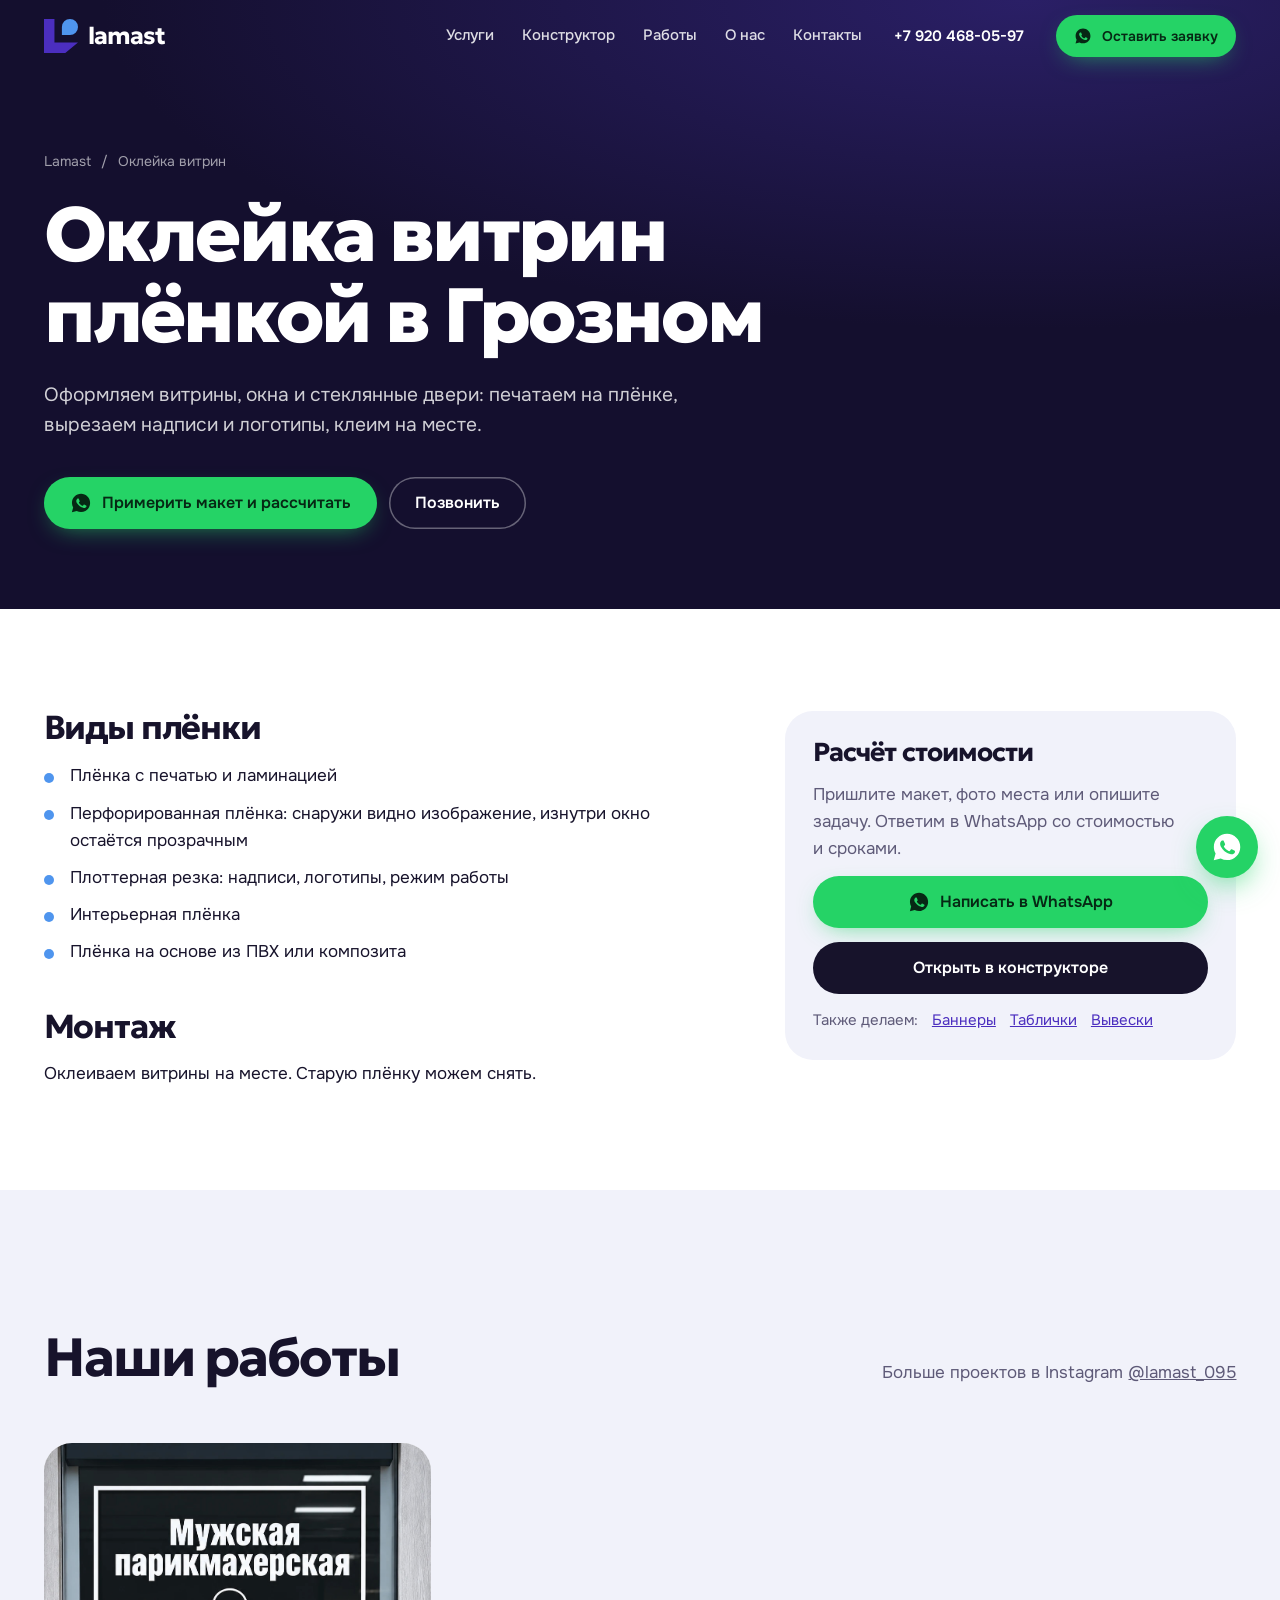
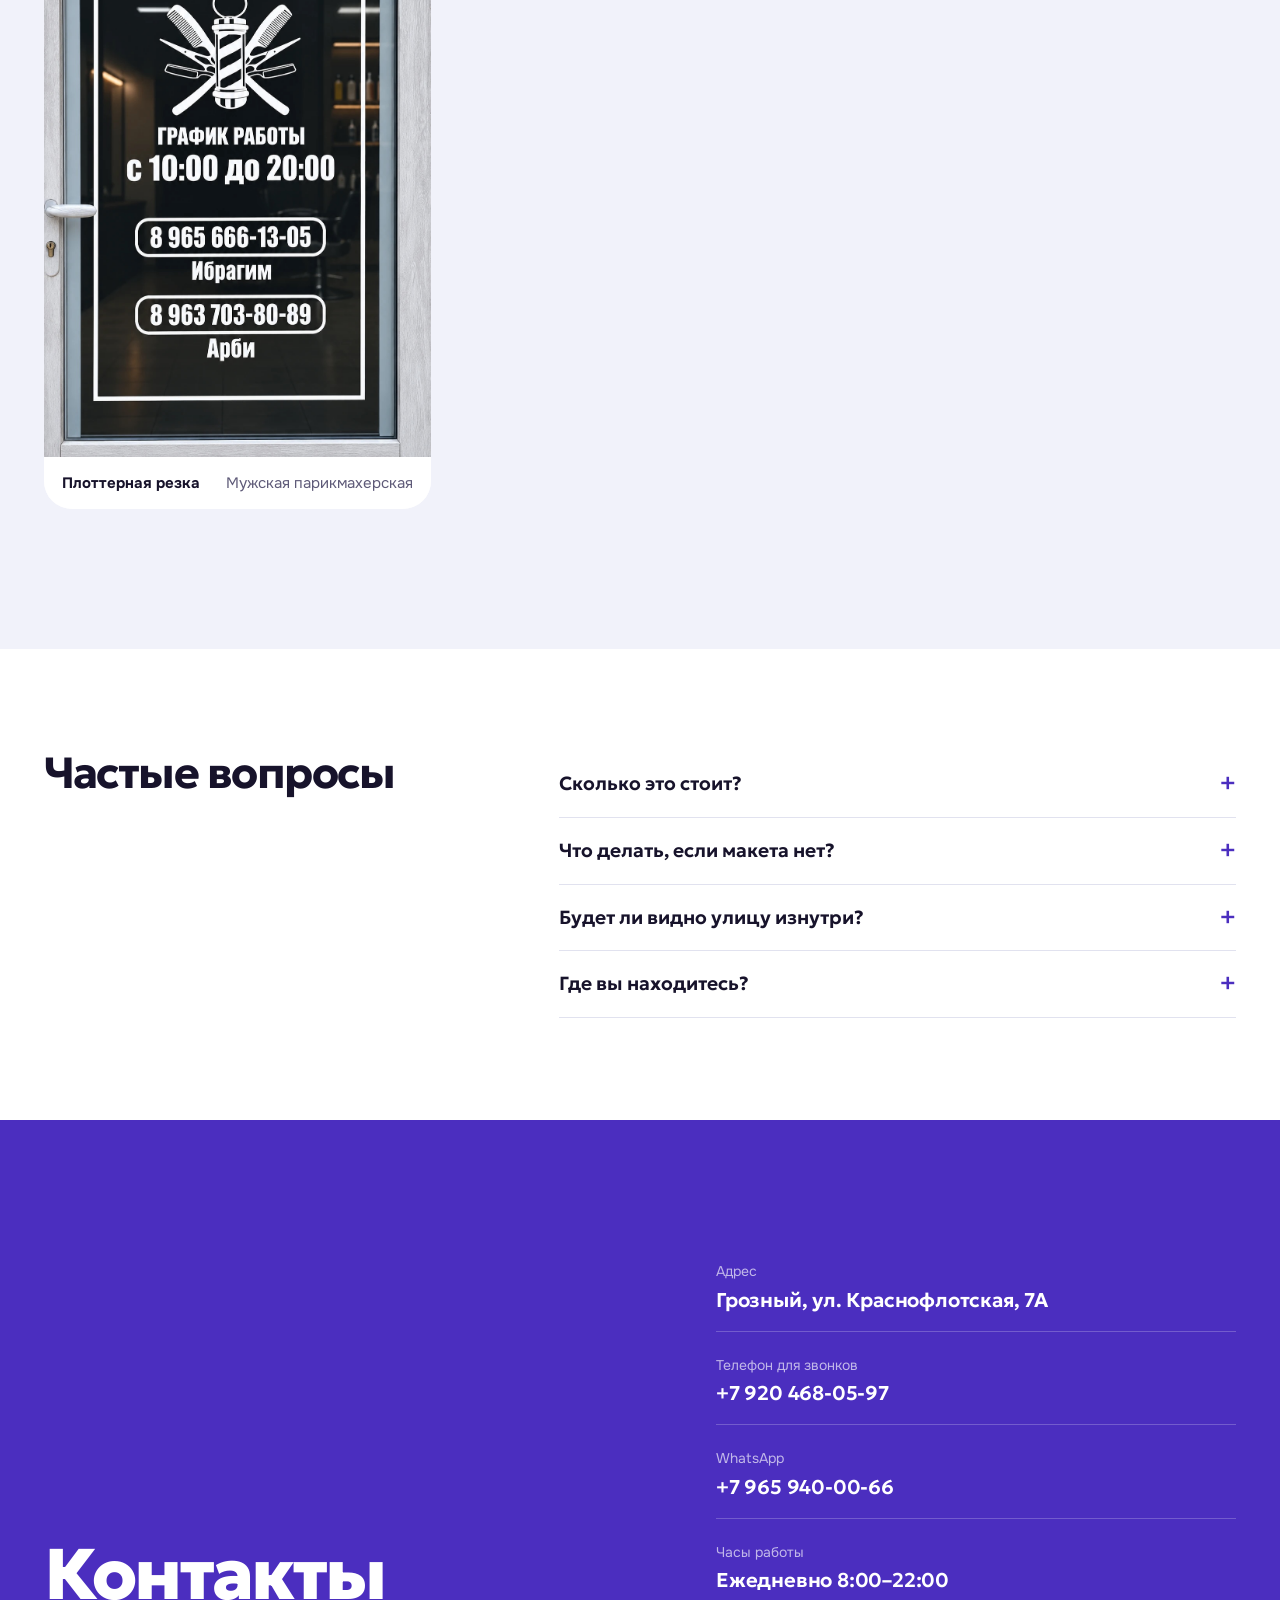
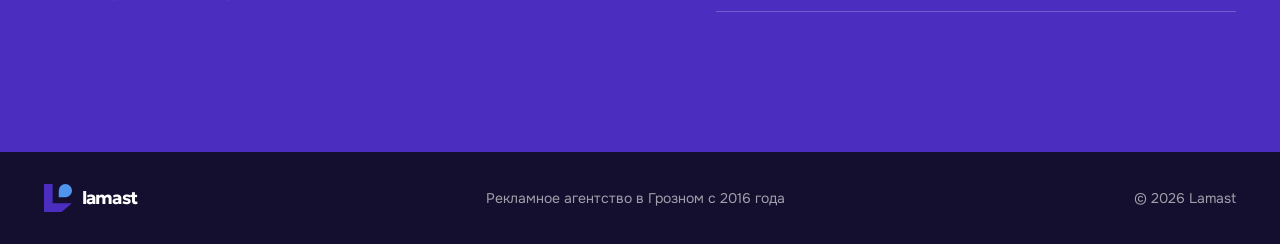
<file: okleyka-vitrin/index.html>
<!doctype html>
<html lang="ru">
<head>
  <meta charset="utf-8">
  <meta name="viewport" content="width=device-width, initial-scale=1">
  <title>Оклейка витрин плёнкой в Грозном | Lamast (Ламаст)</title>
  <meta name="description" content="Оклейка витрин и стёкол плёнкой в Грозном: печать на плёнке, перфорированная плёнка, плоттерная резка, интерьерная плёнка. Монтаж.">
  <link rel="canonical" href="https://ralamast.ru/okleyka-vitrin/">
  <meta name="theme-color" content="#140F2E">
  <meta property="og:type" content="website">
  <meta property="og:site_name" content="Lamast">
  <meta property="og:locale" content="ru_RU">
  <meta property="og:url" content="https://ralamast.ru/okleyka-vitrin/">
  <meta property="og:title" content="Оклейка витрин плёнкой в Грозном">
  <meta property="og:description" content="Оформляем витрины, окна и стеклянные двери: печатаем на плёнке, вырезаем надписи и логотипы, клеим на месте.">
  <meta property="og:image" content="https://ralamast.ru/assets/og.jpg">
  <link rel="icon" href="/favicon.ico" sizes="any">
  <link rel="icon" href="/favicon.png" type="image/png" sizes="48x48">
  <link rel="icon" href="/assets/icon-192.png" type="image/png" sizes="192x192">
  <link rel="apple-touch-icon" href="/assets/apple-touch-icon.png">
  <link rel="preconnect" href="https://fonts.googleapis.com">
  <link rel="preconnect" href="https://fonts.gstatic.com" crossorigin>
  <link href="https://fonts.googleapis.com/css2?family=Geologica:wght@400;500;600;700;800&family=Onest:wght@400;500;600&display=swap" rel="stylesheet">
  <link rel="stylesheet" href="/styles.css?v=202611191532">
  <script type="application/ld+json">
{
 "@context": "https://schema.org",
 "@graph": [
  {
   "@type": "Service",
   "@id": "https://ralamast.ru/okleyka-vitrin/#service",
   "name": "Оклейка витрин плёнкой в Грозном",
   "description": "Оклейка витрин и стёкол плёнкой в Грозном: печать на плёнке, перфорированная плёнка, плоттерная резка, интерьерная плёнка. Монтаж.",
   "url": "https://ralamast.ru/okleyka-vitrin/",
   "serviceType": "Оклейка витрин",
   "areaServed": [
    {
     "@type": "City",
     "name": "Грозный"
    },
    {
     "@type": "AdministrativeArea",
     "name": "Чеченская Республика"
    }
   ],
   "provider": {
    "@id": "https://ralamast.ru/#business"
   }
  },
  {
   "@type": "LocalBusiness",
   "@id": "https://ralamast.ru/#business",
   "name": "Lamast",
   "url": "https://ralamast.ru/",
   "telephone": "+7 920 468-05-97",
   "image": "https://ralamast.ru/assets/og.jpg",
   "address": {
    "@type": "PostalAddress",
    "streetAddress": "ул. Краснофлотская, 7А",
    "addressLocality": "Грозный",
    "addressRegion": "Чеченская Республика",
    "postalCode": "364029",
    "addressCountry": "RU"
   }
  },
  {
   "@type": "BreadcrumbList",
   "itemListElement": [
    {
     "@type": "ListItem",
     "position": 1,
     "name": "Lamast",
     "item": "https://ralamast.ru/"
    },
    {
     "@type": "ListItem",
     "position": 2,
     "name": "Оклейка витрин",
     "item": "https://ralamast.ru/okleyka-vitrin/"
    }
   ]
  },
  {
   "@type": "FAQPage",
   "mainEntity": [
    {
     "@type": "Question",
     "name": "Сколько это стоит?",
     "acceptedAnswer": {
      "@type": "Answer",
      "text": "Цена зависит от размера, материалов и того, нужен ли монтаж. Пришлите макет или фото места в WhatsApp, и мы назовём стоимость и срок."
     }
    },
    {
     "@type": "Question",
     "name": "Что делать, если макета нет?",
     "acceptedAnswer": {
      "@type": "Answer",
      "text": "Разработаем макет сами. Достаточно логотипа, текста и фотографии места, где будет реклама."
     }
    },
    {
     "@type": "Question",
     "name": "Будет ли видно улицу изнутри?",
     "acceptedAnswer": {
      "@type": "Answer",
      "text": "С перфорированной плёнкой — да: снаружи видно изображение, а изнутри стекло остаётся прозрачным."
     }
    },
    {
     "@type": "Question",
     "name": "Где вы находитесь?",
     "acceptedAnswer": {
      "@type": "Answer",
      "text": "Наш адрес: Грозный, ул. Краснофлотская, 7А. Работаем по Грозному и Чеченской Республике, на монтаж выезжаем сами."
     }
    }
   ]
  }
 ]
}
  </script>
</head>
<body class="svc-page">
<header class="nav" id="top">
  <div class="wrap nav__in">
    <a class="brand" href="/" aria-label="Lamast, на главную"><img src="/assets/logo-mark.svg" alt="" width="34" height="34"><span>lamast</span></a>
    <nav class="nav__links" aria-label="Разделы">
      <a href="/#services">Услуги</a>
      <a href="/#brief">Конструктор</a>
      <a href="/#works">Работы</a>
      <a href="/#about">О нас</a>
      <a href="#contacts">Контакты</a>
    </nav>
    <a class="nav__phone" data-cfg="phone" href="tel:+79204680597">+7 920 468-05-97</a>
    <a class="btn btn--wa btn--sm" href="/?p=film#brief"><svg aria-hidden="true" viewBox="0 0 24 24"><use href="#i-wa"/></svg>Оставить заявку</a>
    <button class="nav__burger" aria-label="Меню" aria-expanded="false"><span></span><span></span></button>
  </div>
</header>

<main>
  <section class="svc-hero">
    <div class="wrap">
      <nav class="svc-crumbs" aria-label="Навигация"><a href="/">Lamast</a><span aria-hidden="true">/</span><span>Оклейка витрин</span></nav>
      <h1>Оклейка витрин плёнкой в Грозном</h1>
      <p class="svc-hero__lead">Оформляем витрины, окна и стеклянные двери: печатаем на плёнке, вырезаем надписи и логотипы, клеим на месте.</p>
      <div class="hero__cta">
        <a class="btn btn--wa" href="/?p=film#brief"><svg aria-hidden="true" viewBox="0 0 24 24"><use href="#i-wa"/></svg>Примерить макет и рассчитать</a>
        <a class="btn btn--ghost" href="tel:+79204680597">Позвонить</a>
      </div>
    </div>
  </section>

  <section class="svc">
    <div class="wrap svc__in">
      <div class="svc__text"><div class="svc__block"><h2>Виды плёнки</h2><ul><li>Плёнка с печатью и ламинацией</li><li>Перфорированная плёнка: снаружи видно изображение, изнутри окно остаётся прозрачным</li><li>Плоттерная резка: надписи, логотипы, режим работы</li><li>Интерьерная плёнка</li><li>Плёнка на основе из ПВХ или композита</li></ul></div><div class="svc__block"><h2>Монтаж</h2><p>Оклеиваем витрины на месте. Старую плёнку можем снять.</p></div></div>
      <aside class="svc__side">
        <h2>Расчёт стоимости</h2>
        <p>Пришлите макет, фото места или опишите задачу. Ответим в WhatsApp со стоимостью и сроками.</p>
        <a class="btn btn--wa" href="https://wa.me/79659400066?text=%D0%97%D0%B4%D1%80%D0%B0%D0%B2%D1%81%D1%82%D0%B2%D1%83%D0%B9%D1%82%D0%B5%21%20%D0%9F%D0%B8%D1%88%D1%83%20%D1%81%20%D1%81%D0%B0%D0%B9%D1%82%D0%B0%20Lamast.%20%D0%98%D0%BD%D1%82%D0%B5%D1%80%D0%B5%D1%81%D1%83%D0%B5%D1%82%3A%20%D0%BE%D0%BA%D0%BB%D0%B5%D0%B9%D0%BA%D0%B0%20%D0%B2%D0%B8%D1%82%D1%80%D0%B8%D0%BD." target="_blank" rel="noopener" data-wa-text="Здравствуйте! Пишу с сайта Lamast. Интересует: оклейка витрин."><svg aria-hidden="true" viewBox="0 0 24 24"><use href="#i-wa"/></svg>Написать в WhatsApp</a>
        <a class="btn btn--dark" href="/?p=film#brief">Открыть в конструкторе</a>
        <p class="svc__also">Также делаем: <a href="/bannery/">Баннеры</a><a href="/tablichki/">Таблички</a><a href="/vyveski/">Вывески</a></p>
      </aside>
    </div>
  </section>

  <section class="works svc__works">
    <div class="wrap">
      <div class="sec-head"><h2>Наши работы</h2><p>Больше проектов в Instagram <a data-cfg="insta" href="https://instagram.com/lamast_095" target="_blank" rel="noopener">@lamast_095</a></p></div>
      <div class="works__grid"><figure class="work"><img src="/assets/works/barber.jpg" alt="Плоттерная резка: Мужская парикмахерская" width="995" height="1580" loading="lazy" decoding="async"><figcaption><b>Плоттерная резка</b><span>Мужская парикмахерская</span></figcaption></figure></div>
    </div>
  </section>
  <section class="svc-faq">
    <div class="wrap svc-faq__in">
      <h2>Частые вопросы</h2>
      <div><details class="svc__q"><summary>Сколько это стоит?</summary><p>Цена зависит от размера, материалов и того, нужен ли монтаж. Пришлите макет или фото места в WhatsApp, и мы назовём стоимость и срок.</p></details><details class="svc__q"><summary>Что делать, если макета нет?</summary><p>Разработаем макет сами. Достаточно логотипа, текста и фотографии места, где будет реклама.</p></details><details class="svc__q"><summary>Будет ли видно улицу изнутри?</summary><p>С перфорированной плёнкой — да: снаружи видно изображение, а изнутри стекло остаётся прозрачным.</p></details><details class="svc__q"><summary>Где вы находитесь?</summary><p>Наш адрес: Грозный, ул. Краснофлотская, 7А. Работаем по Грозному и Чеченской Республике, на монтаж выезжаем сами.</p></details></div>
    </div>
  </section>

  <section class="contacts" id="contacts">
    <div class="wrap contacts__in">
      <h2 class="contacts__big">Контакты</h2>
      <dl class="contacts__list">
        <div><dt>Адрес</dt><dd><a data-cfg="address" href="https://yandex.ru/maps/org/89276249927" target="_blank" rel="noopener">Грозный, ул. Краснофлотская, 7А</a></dd></div>
        <div><dt>Телефон для звонков</dt><dd><a data-cfg="phone" href="tel:+79204680597">+7 920 468-05-97</a></dd></div>
        <div><dt>WhatsApp</dt><dd><a data-cfg="wa" href="https://wa.me/79659400066" target="_blank" rel="noopener">+7 965 940-00-66</a></dd></div>
        <div><dt>Часы работы</dt><dd>Ежедневно 8:00–22:00</dd></div>
      </dl>
    </div>
  </section>
</main>

<footer class="footer">
  <div class="wrap footer__in">
    <a class="brand brand--light" href="/"><img src="/assets/logo-mark.svg" alt="" width="28" height="28"><span>lamast</span></a>
    <p>Рекламное агентство в Грозном с 2016 года</p>
    <p>© <span data-year>2026</span> Lamast</p>
  </div>
</footer>

<a class="fab" href="https://wa.me/79659400066?text=%D0%97%D0%B4%D1%80%D0%B0%D0%B2%D1%81%D1%82%D0%B2%D1%83%D0%B9%D1%82%D0%B5%21%20%D0%9F%D0%B8%D1%88%D1%83%20%D1%81%20%D1%81%D0%B0%D0%B9%D1%82%D0%B0%20Lamast.%20%D0%98%D0%BD%D1%82%D0%B5%D1%80%D0%B5%D1%81%D1%83%D0%B5%D1%82%3A%20%D0%BE%D0%BA%D0%BB%D0%B5%D0%B9%D0%BA%D0%B0%20%D0%B2%D0%B8%D1%82%D1%80%D0%B8%D0%BD." target="_blank" rel="noopener" aria-label="Написать в WhatsApp"><svg aria-hidden="true" viewBox="0 0 24 24"><use href="#i-wa"/></svg></a>

<svg width="0" height="0" style="position:absolute" aria-hidden="true">
  <symbol id="i-wa" viewBox="0 0 24 24"><path fill="currentColor" d="M12.04 2C6.58 2 2.13 6.45 2.13 11.91c0 1.75.46 3.45 1.32 4.95L2.05 22l5.25-1.38a9.9 9.9 0 0 0 4.74 1.21c5.46 0 9.91-4.45 9.91-9.91S17.5 2 12.04 2Zm5.8 14.05c-.24.68-1.42 1.32-1.96 1.37-.5.05-.97.23-3.27-.68-2.77-1.09-4.52-3.92-4.66-4.1-.13-.18-1.11-1.48-1.11-2.82 0-1.34.7-2 .95-2.27.25-.27.54-.34.72-.34h.52c.17 0 .4-.06.62.48.24.56.8 1.94.86 2.08.07.14.11.3.02.48-.09.18-.14.3-.27.45l-.41.48c-.14.13-.28.28-.12.56.16.27.72 1.18 1.54 1.92 1.06.95 1.95 1.24 2.23 1.38.27.14.43.11.59-.07.16-.18.68-.8.86-1.07.18-.27.36-.23.61-.14.25.09 1.6.75 1.87.89.27.14.45.2.52.32.07.11.07.66-.17 1.33Z"/></symbol>
</svg>
<script>
  // меню на телефоне и сплошная шапка при прокрутке
  (function () {
    var nav = document.querySelector(".nav"), b = document.querySelector(".nav__burger");
    var solid = function () { nav.classList.toggle("is-solid", scrollY > 40); };
    solid(); addEventListener("scroll", solid, { passive: true });
    b.addEventListener("click", function () { b.setAttribute("aria-expanded", nav.classList.toggle("is-menu")); });
  })();
</script>
</body>
</html>
</file>
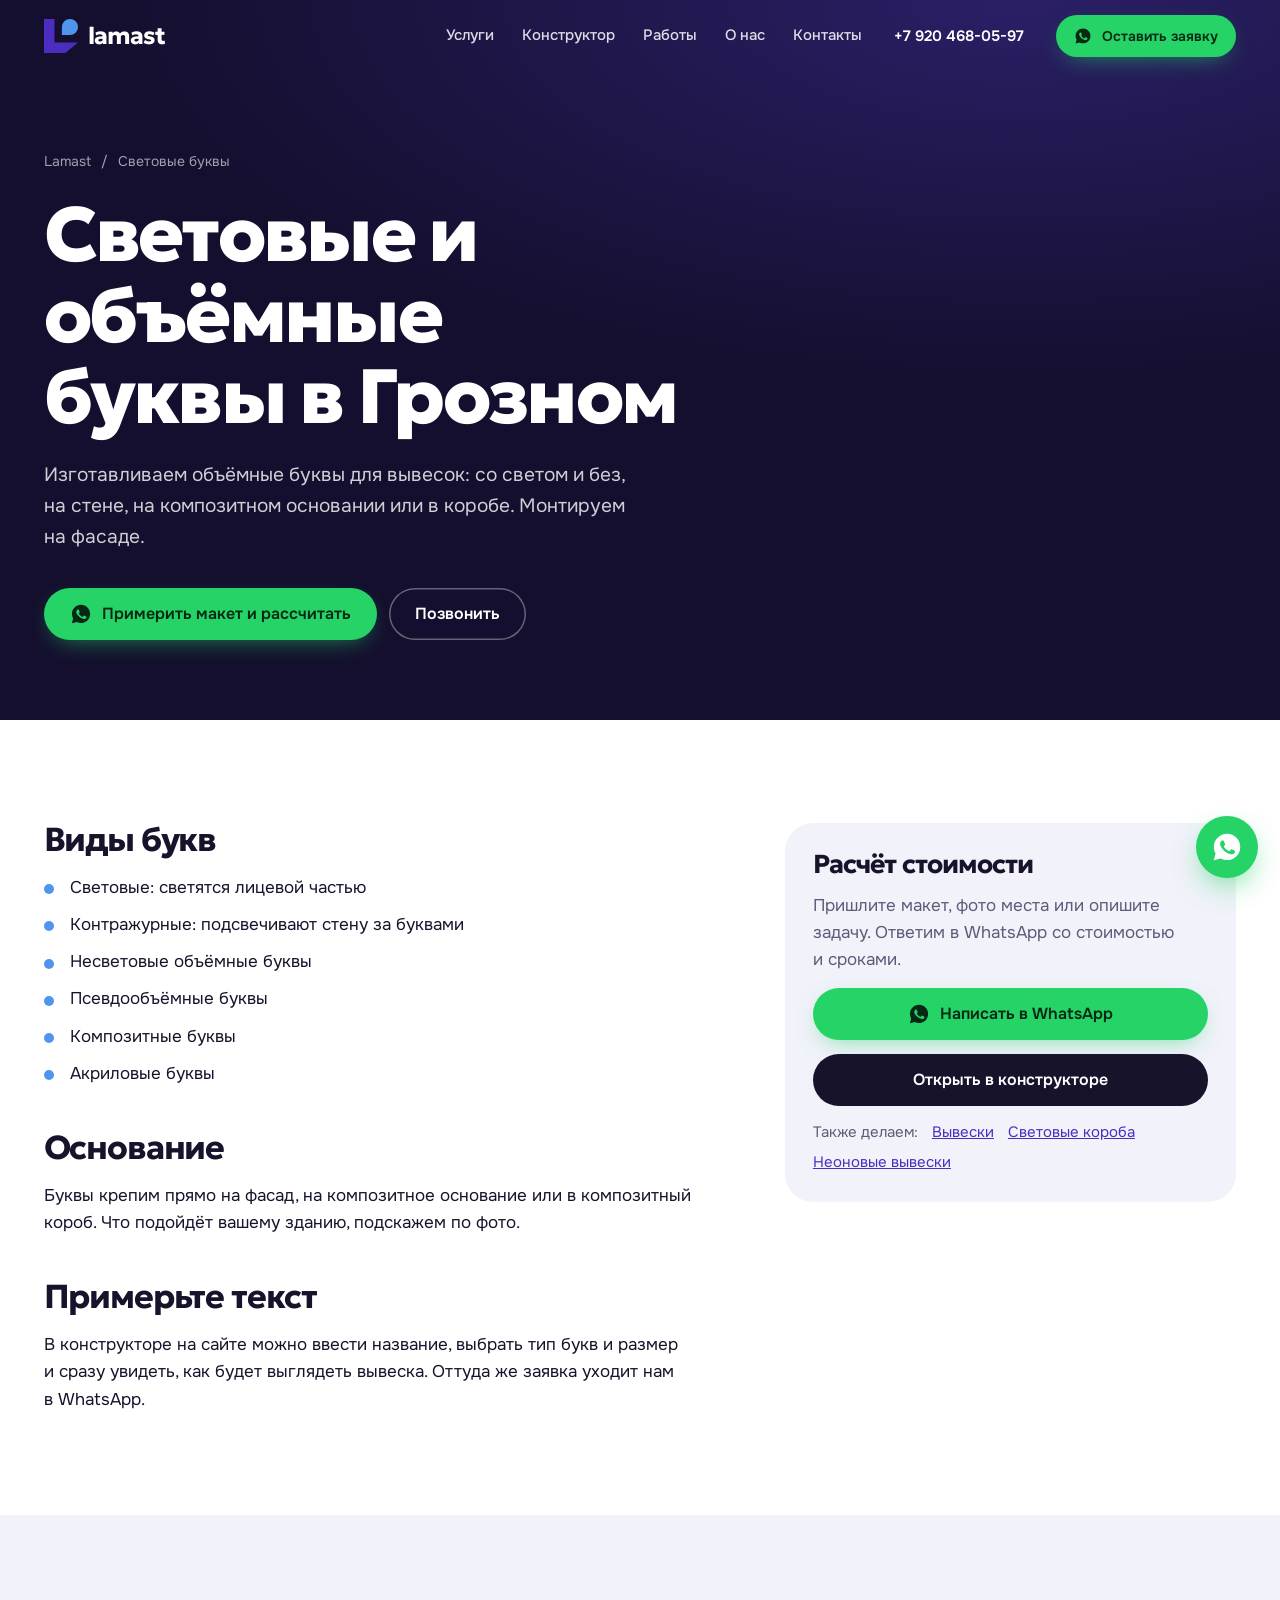
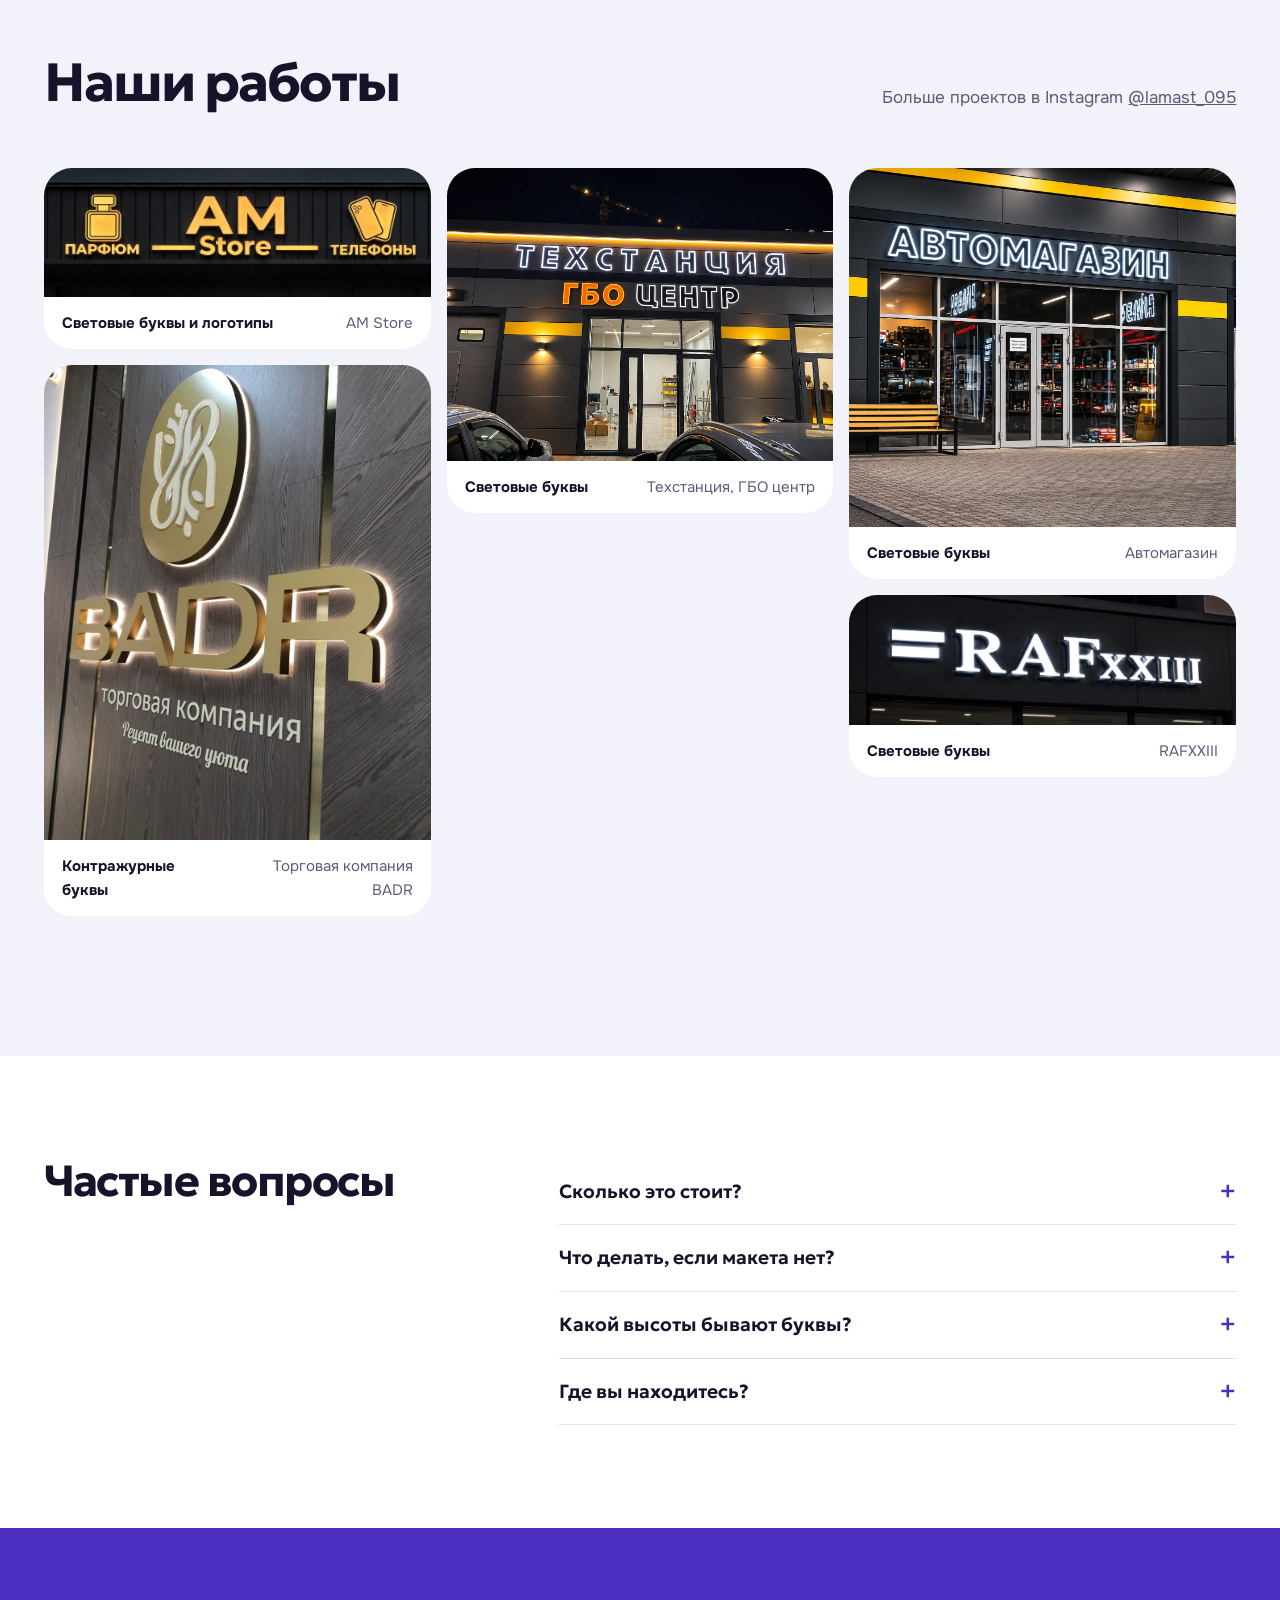
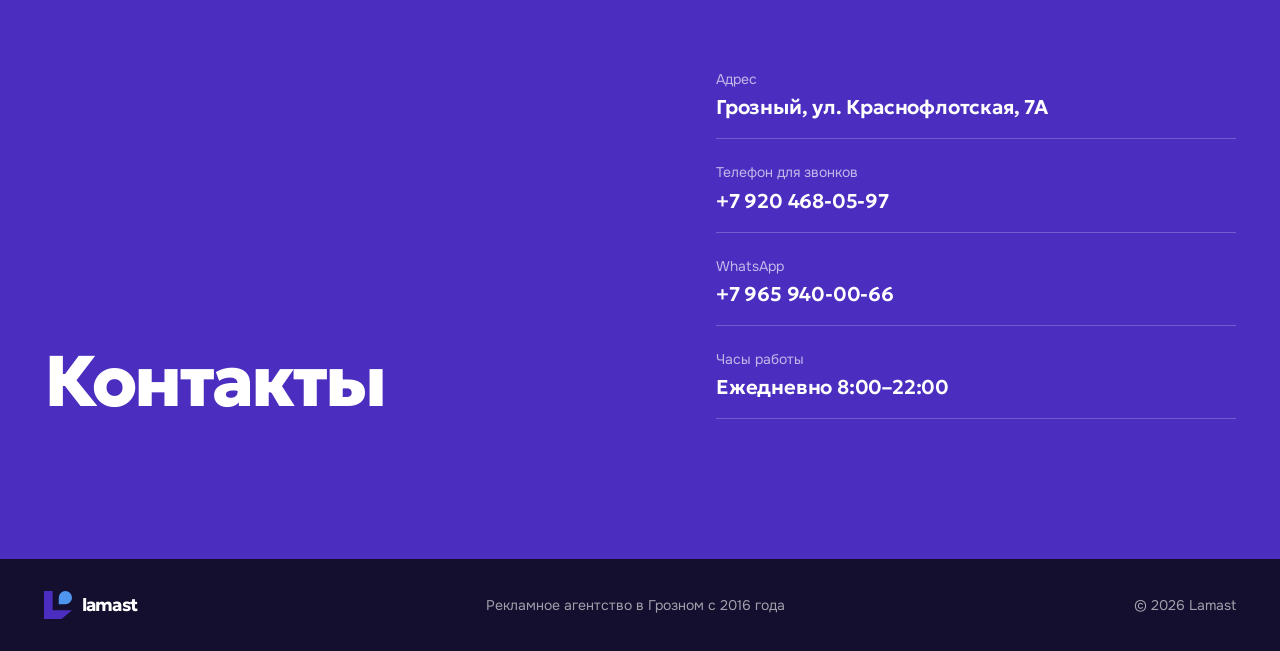
<file: svetovye-bukvy/index.html>
<!doctype html>
<html lang="ru">
<head>
  <meta charset="utf-8">
  <meta name="viewport" content="width=device-width, initial-scale=1">
  <title>Световые и объёмные буквы в Грозном | Lamast (Ламаст)</title>
  <meta name="description" content="Световые, контражурные и объёмные буквы в Грозном. Изготовление и монтаж вывесок из букв на фасаде. Примерьте свой текст в конструкторе на сайте.">
  <link rel="canonical" href="https://ralamast.ru/svetovye-bukvy/">
  <meta name="theme-color" content="#140F2E">
  <meta property="og:type" content="website">
  <meta property="og:site_name" content="Lamast">
  <meta property="og:locale" content="ru_RU">
  <meta property="og:url" content="https://ralamast.ru/svetovye-bukvy/">
  <meta property="og:title" content="Световые и объёмные буквы в Грозном">
  <meta property="og:description" content="Изготавливаем объёмные буквы для вывесок: со светом и без, на стене, на композитном основании или в коробе. Монтируем на фасаде.">
  <meta property="og:image" content="https://ralamast.ru/assets/og.jpg">
  <link rel="icon" href="/favicon.ico" sizes="any">
  <link rel="icon" href="/favicon.png" type="image/png" sizes="48x48">
  <link rel="icon" href="/assets/icon-192.png" type="image/png" sizes="192x192">
  <link rel="apple-touch-icon" href="/assets/apple-touch-icon.png">
  <link rel="preconnect" href="https://fonts.googleapis.com">
  <link rel="preconnect" href="https://fonts.gstatic.com" crossorigin>
  <link href="https://fonts.googleapis.com/css2?family=Geologica:wght@400;500;600;700;800&family=Onest:wght@400;500;600&display=swap" rel="stylesheet">
  <link rel="stylesheet" href="/styles.css?v=202611191532">
  <script type="application/ld+json">
{
 "@context": "https://schema.org",
 "@graph": [
  {
   "@type": "Service",
   "@id": "https://ralamast.ru/svetovye-bukvy/#service",
   "name": "Световые и объёмные буквы в Грозном",
   "description": "Световые, контражурные и объёмные буквы в Грозном. Изготовление и монтаж вывесок из букв на фасаде. Примерьте свой текст в конструкторе на сайте.",
   "url": "https://ralamast.ru/svetovye-bukvy/",
   "serviceType": "Световые буквы",
   "areaServed": [
    {
     "@type": "City",
     "name": "Грозный"
    },
    {
     "@type": "AdministrativeArea",
     "name": "Чеченская Республика"
    }
   ],
   "provider": {
    "@id": "https://ralamast.ru/#business"
   }
  },
  {
   "@type": "LocalBusiness",
   "@id": "https://ralamast.ru/#business",
   "name": "Lamast",
   "url": "https://ralamast.ru/",
   "telephone": "+7 920 468-05-97",
   "image": "https://ralamast.ru/assets/og.jpg",
   "address": {
    "@type": "PostalAddress",
    "streetAddress": "ул. Краснофлотская, 7А",
    "addressLocality": "Грозный",
    "addressRegion": "Чеченская Республика",
    "postalCode": "364029",
    "addressCountry": "RU"
   }
  },
  {
   "@type": "BreadcrumbList",
   "itemListElement": [
    {
     "@type": "ListItem",
     "position": 1,
     "name": "Lamast",
     "item": "https://ralamast.ru/"
    },
    {
     "@type": "ListItem",
     "position": 2,
     "name": "Световые буквы",
     "item": "https://ralamast.ru/svetovye-bukvy/"
    }
   ]
  },
  {
   "@type": "FAQPage",
   "mainEntity": [
    {
     "@type": "Question",
     "name": "Сколько это стоит?",
     "acceptedAnswer": {
      "@type": "Answer",
      "text": "Цена зависит от размера, материалов и того, нужен ли монтаж. Пришлите макет или фото места в WhatsApp, и мы назовём стоимость и срок."
     }
    },
    {
     "@type": "Question",
     "name": "Что делать, если макета нет?",
     "acceptedAnswer": {
      "@type": "Answer",
      "text": "Разработаем макет сами. Достаточно логотипа, текста и фотографии места, где будет реклама."
     }
    },
    {
     "@type": "Question",
     "name": "Какой высоты бывают буквы?",
     "acceptedAnswer": {
      "@type": "Answer",
      "text": "Высоту подбираем под фасад и расстояние, с которого вывеску должны видеть. Укажите размеры в конструкторе или пришлите фото, и мы предложим вариант."
     }
    },
    {
     "@type": "Question",
     "name": "Где вы находитесь?",
     "acceptedAnswer": {
      "@type": "Answer",
      "text": "Наш адрес: Грозный, ул. Краснофлотская, 7А. Работаем по Грозному и Чеченской Республике, на монтаж выезжаем сами."
     }
    }
   ]
  }
 ]
}
  </script>
</head>
<body class="svc-page">
<header class="nav" id="top">
  <div class="wrap nav__in">
    <a class="brand" href="/" aria-label="Lamast, на главную"><img src="/assets/logo-mark.svg" alt="" width="34" height="34"><span>lamast</span></a>
    <nav class="nav__links" aria-label="Разделы">
      <a href="/#services">Услуги</a>
      <a href="/#brief">Конструктор</a>
      <a href="/#works">Работы</a>
      <a href="/#about">О нас</a>
      <a href="#contacts">Контакты</a>
    </nav>
    <a class="nav__phone" data-cfg="phone" href="tel:+79204680597">+7 920 468-05-97</a>
    <a class="btn btn--wa btn--sm" href="/?p=letters#brief"><svg aria-hidden="true" viewBox="0 0 24 24"><use href="#i-wa"/></svg>Оставить заявку</a>
    <button class="nav__burger" aria-label="Меню" aria-expanded="false"><span></span><span></span></button>
  </div>
</header>

<main>
  <section class="svc-hero">
    <div class="wrap">
      <nav class="svc-crumbs" aria-label="Навигация"><a href="/">Lamast</a><span aria-hidden="true">/</span><span>Световые буквы</span></nav>
      <h1>Световые и объёмные буквы в Грозном</h1>
      <p class="svc-hero__lead">Изготавливаем объёмные буквы для вывесок: со светом и без, на стене, на композитном основании или в коробе. Монтируем на фасаде.</p>
      <div class="hero__cta">
        <a class="btn btn--wa" href="/?p=letters#brief"><svg aria-hidden="true" viewBox="0 0 24 24"><use href="#i-wa"/></svg>Примерить макет и рассчитать</a>
        <a class="btn btn--ghost" href="tel:+79204680597">Позвонить</a>
      </div>
    </div>
  </section>

  <section class="svc">
    <div class="wrap svc__in">
      <div class="svc__text"><div class="svc__block"><h2>Виды букв</h2><ul><li>Световые: светятся лицевой частью</li><li>Контражурные: подсвечивают стену за буквами</li><li>Несветовые объёмные буквы</li><li>Псевдообъёмные буквы</li><li>Композитные буквы</li><li>Акриловые буквы</li></ul></div><div class="svc__block"><h2>Основание</h2><p>Буквы крепим прямо на фасад, на композитное основание или в композитный короб. Что подойдёт вашему зданию, подскажем по фото.</p></div><div class="svc__block"><h2>Примерьте текст</h2><p>В конструкторе на сайте можно ввести название, выбрать тип букв и размер и сразу увидеть, как будет выглядеть вывеска. Оттуда же заявка уходит нам в WhatsApp.</p></div></div>
      <aside class="svc__side">
        <h2>Расчёт стоимости</h2>
        <p>Пришлите макет, фото места или опишите задачу. Ответим в WhatsApp со стоимостью и сроками.</p>
        <a class="btn btn--wa" href="https://wa.me/79659400066?text=%D0%97%D0%B4%D1%80%D0%B0%D0%B2%D1%81%D1%82%D0%B2%D1%83%D0%B9%D1%82%D0%B5%21%20%D0%9F%D0%B8%D1%88%D1%83%20%D1%81%20%D1%81%D0%B0%D0%B9%D1%82%D0%B0%20Lamast.%20%D0%98%D0%BD%D1%82%D0%B5%D1%80%D0%B5%D1%81%D1%83%D0%B5%D1%82%3A%20%D1%81%D0%B2%D0%B5%D1%82%D0%BE%D0%B2%D1%8B%D0%B5%20%D0%B1%D1%83%D0%BA%D0%B2%D1%8B." target="_blank" rel="noopener" data-wa-text="Здравствуйте! Пишу с сайта Lamast. Интересует: световые буквы."><svg aria-hidden="true" viewBox="0 0 24 24"><use href="#i-wa"/></svg>Написать в WhatsApp</a>
        <a class="btn btn--dark" href="/?p=letters#brief">Открыть в конструкторе</a>
        <p class="svc__also">Также делаем: <a href="/vyveski/">Вывески</a><a href="/svetovye-koroba/">Световые короба</a><a href="/neonovye-vyveski/">Неоновые вывески</a></p>
      </aside>
    </div>
  </section>

  <section class="works svc__works">
    <div class="wrap">
      <div class="sec-head"><h2>Наши работы</h2><p>Больше проектов в Instagram <a data-cfg="insta" href="https://instagram.com/lamast_095" target="_blank" rel="noopener">@lamast_095</a></p></div>
      <div class="works__grid"><figure class="work"><img src="/assets/works/amstore.jpg" alt="Световые буквы и логотипы: AM Store" width="1800" height="601" loading="lazy" decoding="async"><figcaption><b>Световые буквы и логотипы</b><span>AM Store</span></figcaption></figure><figure class="work"><img src="/assets/works/badr.jpg" alt="Контражурные буквы: Торговая компания BADR" width="960" height="1180" loading="lazy" decoding="async"><figcaption><b>Контражурные буквы</b><span>Торговая компания BADR</span></figcaption></figure><figure class="work"><img src="/assets/works/techstation.jpg" alt="Световые буквы: Техстанция, ГБО центр" width="1439" height="1093" loading="lazy" decoding="async"><figcaption><b>Световые буквы</b><span>Техстанция, ГБО центр</span></figcaption></figure><figure class="work"><img src="/assets/works/automag.jpg" alt="Световые буквы: Автомагазин" width="1300" height="1209" loading="lazy" decoding="async"><figcaption><b>Световые буквы</b><span>Автомагазин</span></figcaption></figure><figure class="work"><img src="/assets/works/raf.jpg" alt="Световые буквы: RAFXXIII" width="1800" height="601" loading="lazy" decoding="async"><figcaption><b>Световые буквы</b><span>RAFXXIII</span></figcaption></figure></div>
    </div>
  </section>
  <section class="svc-faq">
    <div class="wrap svc-faq__in">
      <h2>Частые вопросы</h2>
      <div><details class="svc__q"><summary>Сколько это стоит?</summary><p>Цена зависит от размера, материалов и того, нужен ли монтаж. Пришлите макет или фото места в WhatsApp, и мы назовём стоимость и срок.</p></details><details class="svc__q"><summary>Что делать, если макета нет?</summary><p>Разработаем макет сами. Достаточно логотипа, текста и фотографии места, где будет реклама.</p></details><details class="svc__q"><summary>Какой высоты бывают буквы?</summary><p>Высоту подбираем под фасад и расстояние, с которого вывеску должны видеть. Укажите размеры в конструкторе или пришлите фото, и мы предложим вариант.</p></details><details class="svc__q"><summary>Где вы находитесь?</summary><p>Наш адрес: Грозный, ул. Краснофлотская, 7А. Работаем по Грозному и Чеченской Республике, на монтаж выезжаем сами.</p></details></div>
    </div>
  </section>

  <section class="contacts" id="contacts">
    <div class="wrap contacts__in">
      <h2 class="contacts__big">Контакты</h2>
      <dl class="contacts__list">
        <div><dt>Адрес</dt><dd><a data-cfg="address" href="https://yandex.ru/maps/org/89276249927" target="_blank" rel="noopener">Грозный, ул. Краснофлотская, 7А</a></dd></div>
        <div><dt>Телефон для звонков</dt><dd><a data-cfg="phone" href="tel:+79204680597">+7 920 468-05-97</a></dd></div>
        <div><dt>WhatsApp</dt><dd><a data-cfg="wa" href="https://wa.me/79659400066" target="_blank" rel="noopener">+7 965 940-00-66</a></dd></div>
        <div><dt>Часы работы</dt><dd>Ежедневно 8:00–22:00</dd></div>
      </dl>
    </div>
  </section>
</main>

<footer class="footer">
  <div class="wrap footer__in">
    <a class="brand brand--light" href="/"><img src="/assets/logo-mark.svg" alt="" width="28" height="28"><span>lamast</span></a>
    <p>Рекламное агентство в Грозном с 2016 года</p>
    <p>© <span data-year>2026</span> Lamast</p>
  </div>
</footer>

<a class="fab" href="https://wa.me/79659400066?text=%D0%97%D0%B4%D1%80%D0%B0%D0%B2%D1%81%D1%82%D0%B2%D1%83%D0%B9%D1%82%D0%B5%21%20%D0%9F%D0%B8%D1%88%D1%83%20%D1%81%20%D1%81%D0%B0%D0%B9%D1%82%D0%B0%20Lamast.%20%D0%98%D0%BD%D1%82%D0%B5%D1%80%D0%B5%D1%81%D1%83%D0%B5%D1%82%3A%20%D1%81%D0%B2%D0%B5%D1%82%D0%BE%D0%B2%D1%8B%D0%B5%20%D0%B1%D1%83%D0%BA%D0%B2%D1%8B." target="_blank" rel="noopener" aria-label="Написать в WhatsApp"><svg aria-hidden="true" viewBox="0 0 24 24"><use href="#i-wa"/></svg></a>

<svg width="0" height="0" style="position:absolute" aria-hidden="true">
  <symbol id="i-wa" viewBox="0 0 24 24"><path fill="currentColor" d="M12.04 2C6.58 2 2.13 6.45 2.13 11.91c0 1.75.46 3.45 1.32 4.95L2.05 22l5.25-1.38a9.9 9.9 0 0 0 4.74 1.21c5.46 0 9.91-4.45 9.91-9.91S17.5 2 12.04 2Zm5.8 14.05c-.24.68-1.42 1.32-1.96 1.37-.5.05-.97.23-3.27-.68-2.77-1.09-4.52-3.92-4.66-4.1-.13-.18-1.11-1.48-1.11-2.82 0-1.34.7-2 .95-2.27.25-.27.54-.34.72-.34h.52c.17 0 .4-.06.62.48.24.56.8 1.94.86 2.08.07.14.11.3.02.48-.09.18-.14.3-.27.45l-.41.48c-.14.13-.28.28-.12.56.16.27.72 1.18 1.54 1.92 1.06.95 1.95 1.24 2.23 1.38.27.14.43.11.59-.07.16-.18.68-.8.86-1.07.18-.27.36-.23.61-.14.25.09 1.6.75 1.87.89.27.14.45.2.52.32.07.11.07.66-.17 1.33Z"/></symbol>
</svg>
<script>
  // меню на телефоне и сплошная шапка при прокрутке
  (function () {
    var nav = document.querySelector(".nav"), b = document.querySelector(".nav__burger");
    var solid = function () { nav.classList.toggle("is-solid", scrollY > 40); };
    solid(); addEventListener("scroll", solid, { passive: true });
    b.addEventListener("click", function () { b.setAttribute("aria-expanded", nav.classList.toggle("is-menu")); });
  })();
</script>
</body>
</html>
</file>
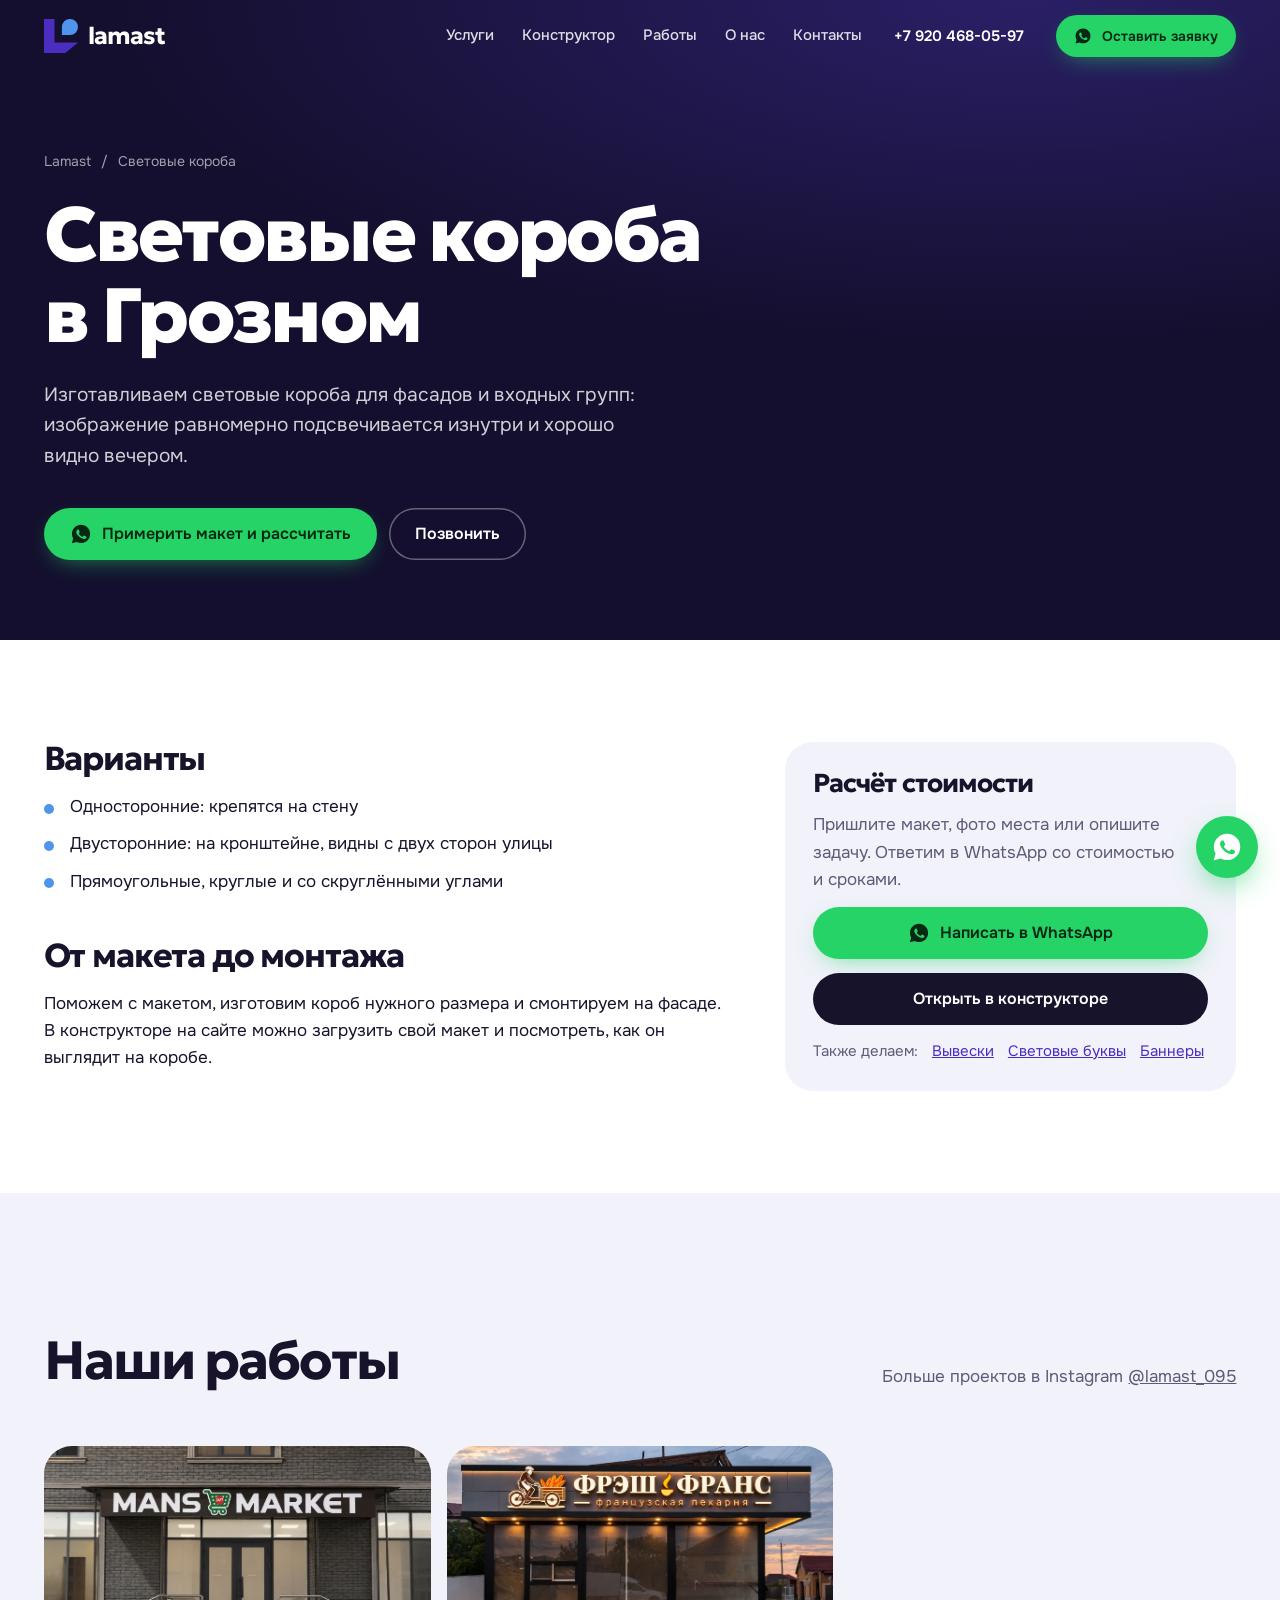
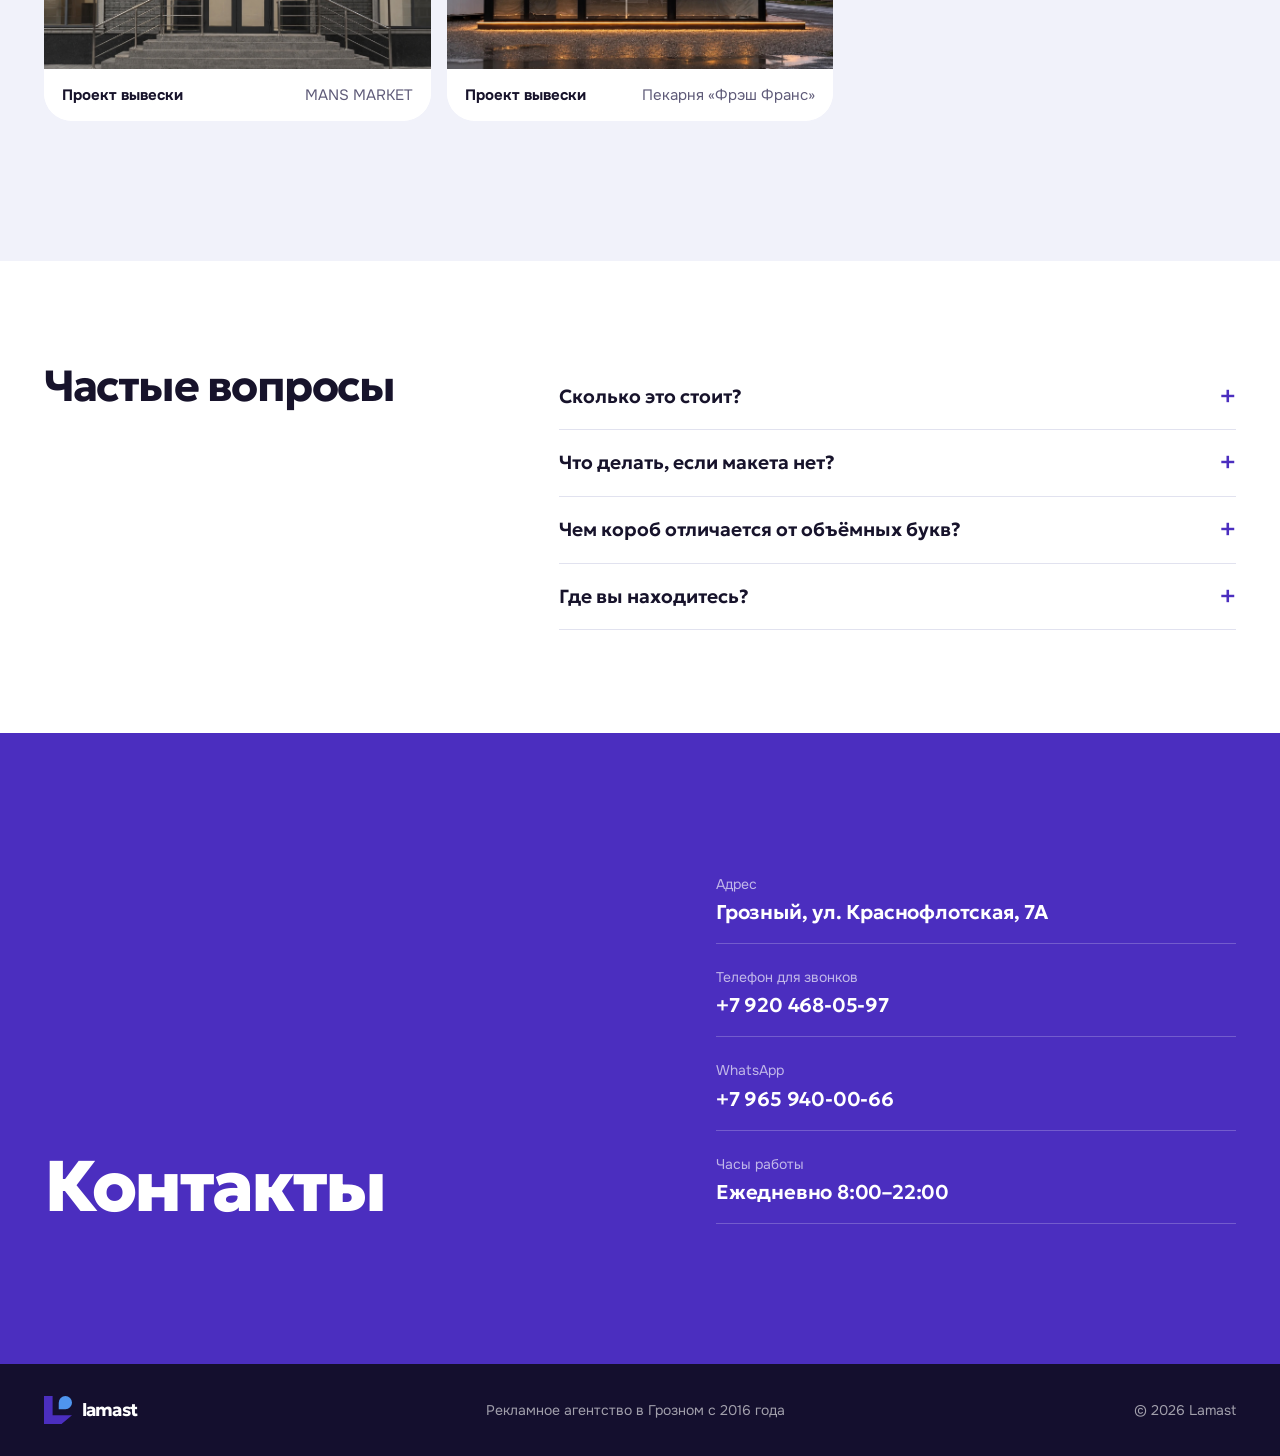
<file: svetovye-koroba/index.html>
<!doctype html>
<html lang="ru">
<head>
  <meta charset="utf-8">
  <meta name="viewport" content="width=device-width, initial-scale=1">
  <title>Световые короба в Грозном | Lamast (Ламаст)</title>
  <meta name="description" content="Световые короба (лайтбоксы) в Грозном: односторонние и двусторонние, прямоугольные и круглые. Изготовление и монтаж на фасаде.">
  <link rel="canonical" href="https://ralamast.ru/svetovye-koroba/">
  <meta name="theme-color" content="#140F2E">
  <meta property="og:type" content="website">
  <meta property="og:site_name" content="Lamast">
  <meta property="og:locale" content="ru_RU">
  <meta property="og:url" content="https://ralamast.ru/svetovye-koroba/">
  <meta property="og:title" content="Световые короба в Грозном">
  <meta property="og:description" content="Изготавливаем световые короба для фасадов и входных групп: изображение равномерно подсвечивается изнутри и хорошо видно вечером.">
  <meta property="og:image" content="https://ralamast.ru/assets/og.jpg">
  <link rel="icon" href="/favicon.ico" sizes="any">
  <link rel="icon" href="/favicon.png" type="image/png" sizes="48x48">
  <link rel="icon" href="/assets/icon-192.png" type="image/png" sizes="192x192">
  <link rel="apple-touch-icon" href="/assets/apple-touch-icon.png">
  <link rel="preconnect" href="https://fonts.googleapis.com">
  <link rel="preconnect" href="https://fonts.gstatic.com" crossorigin>
  <link href="https://fonts.googleapis.com/css2?family=Geologica:wght@400;500;600;700;800&family=Onest:wght@400;500;600&display=swap" rel="stylesheet">
  <link rel="stylesheet" href="/styles.css?v=202611191532">
  <script type="application/ld+json">
{
 "@context": "https://schema.org",
 "@graph": [
  {
   "@type": "Service",
   "@id": "https://ralamast.ru/svetovye-koroba/#service",
   "name": "Световые короба в Грозном",
   "description": "Световые короба (лайтбоксы) в Грозном: односторонние и двусторонние, прямоугольные и круглые. Изготовление и монтаж на фасаде.",
   "url": "https://ralamast.ru/svetovye-koroba/",
   "serviceType": "Световые короба",
   "areaServed": [
    {
     "@type": "City",
     "name": "Грозный"
    },
    {
     "@type": "AdministrativeArea",
     "name": "Чеченская Республика"
    }
   ],
   "provider": {
    "@id": "https://ralamast.ru/#business"
   }
  },
  {
   "@type": "LocalBusiness",
   "@id": "https://ralamast.ru/#business",
   "name": "Lamast",
   "url": "https://ralamast.ru/",
   "telephone": "+7 920 468-05-97",
   "image": "https://ralamast.ru/assets/og.jpg",
   "address": {
    "@type": "PostalAddress",
    "streetAddress": "ул. Краснофлотская, 7А",
    "addressLocality": "Грозный",
    "addressRegion": "Чеченская Республика",
    "postalCode": "364029",
    "addressCountry": "RU"
   }
  },
  {
   "@type": "BreadcrumbList",
   "itemListElement": [
    {
     "@type": "ListItem",
     "position": 1,
     "name": "Lamast",
     "item": "https://ralamast.ru/"
    },
    {
     "@type": "ListItem",
     "position": 2,
     "name": "Световые короба",
     "item": "https://ralamast.ru/svetovye-koroba/"
    }
   ]
  },
  {
   "@type": "FAQPage",
   "mainEntity": [
    {
     "@type": "Question",
     "name": "Сколько это стоит?",
     "acceptedAnswer": {
      "@type": "Answer",
      "text": "Цена зависит от размера, материалов и того, нужен ли монтаж. Пришлите макет или фото места в WhatsApp, и мы назовём стоимость и срок."
     }
    },
    {
     "@type": "Question",
     "name": "Что делать, если макета нет?",
     "acceptedAnswer": {
      "@type": "Answer",
      "text": "Разработаем макет сами. Достаточно логотипа, текста и фотографии места, где будет реклама."
     }
    },
    {
     "@type": "Question",
     "name": "Чем короб отличается от объёмных букв?",
     "acceptedAnswer": {
      "@type": "Answer",
      "text": "Короб — это одна светящаяся панель с изображением, у букв каждая буква отдельная. Короб обычно проще и быстрее в изготовлении, буквы смотрятся объёмнее."
     }
    },
    {
     "@type": "Question",
     "name": "Где вы находитесь?",
     "acceptedAnswer": {
      "@type": "Answer",
      "text": "Наш адрес: Грозный, ул. Краснофлотская, 7А. Работаем по Грозному и Чеченской Республике, на монтаж выезжаем сами."
     }
    }
   ]
  }
 ]
}
  </script>
</head>
<body class="svc-page">
<header class="nav" id="top">
  <div class="wrap nav__in">
    <a class="brand" href="/" aria-label="Lamast, на главную"><img src="/assets/logo-mark.svg" alt="" width="34" height="34"><span>lamast</span></a>
    <nav class="nav__links" aria-label="Разделы">
      <a href="/#services">Услуги</a>
      <a href="/#brief">Конструктор</a>
      <a href="/#works">Работы</a>
      <a href="/#about">О нас</a>
      <a href="#contacts">Контакты</a>
    </nav>
    <a class="nav__phone" data-cfg="phone" href="tel:+79204680597">+7 920 468-05-97</a>
    <a class="btn btn--wa btn--sm" href="/?p=lightbox#brief"><svg aria-hidden="true" viewBox="0 0 24 24"><use href="#i-wa"/></svg>Оставить заявку</a>
    <button class="nav__burger" aria-label="Меню" aria-expanded="false"><span></span><span></span></button>
  </div>
</header>

<main>
  <section class="svc-hero">
    <div class="wrap">
      <nav class="svc-crumbs" aria-label="Навигация"><a href="/">Lamast</a><span aria-hidden="true">/</span><span>Световые короба</span></nav>
      <h1>Световые короба в Грозном</h1>
      <p class="svc-hero__lead">Изготавливаем световые короба для фасадов и входных групп: изображение равномерно подсвечивается изнутри и хорошо видно вечером.</p>
      <div class="hero__cta">
        <a class="btn btn--wa" href="/?p=lightbox#brief"><svg aria-hidden="true" viewBox="0 0 24 24"><use href="#i-wa"/></svg>Примерить макет и рассчитать</a>
        <a class="btn btn--ghost" href="tel:+79204680597">Позвонить</a>
      </div>
    </div>
  </section>

  <section class="svc">
    <div class="wrap svc__in">
      <div class="svc__text"><div class="svc__block"><h2>Варианты</h2><ul><li>Односторонние: крепятся на стену</li><li>Двусторонние: на кронштейне, видны с двух сторон улицы</li><li>Прямоугольные, круглые и со скруглёнными углами</li></ul></div><div class="svc__block"><h2>От макета до монтажа</h2><p>Поможем с макетом, изготовим короб нужного размера и смонтируем на фасаде. В конструкторе на сайте можно загрузить свой макет и посмотреть, как он выглядит на коробе.</p></div></div>
      <aside class="svc__side">
        <h2>Расчёт стоимости</h2>
        <p>Пришлите макет, фото места или опишите задачу. Ответим в WhatsApp со стоимостью и сроками.</p>
        <a class="btn btn--wa" href="https://wa.me/79659400066?text=%D0%97%D0%B4%D1%80%D0%B0%D0%B2%D1%81%D1%82%D0%B2%D1%83%D0%B9%D1%82%D0%B5%21%20%D0%9F%D0%B8%D1%88%D1%83%20%D1%81%20%D1%81%D0%B0%D0%B9%D1%82%D0%B0%20Lamast.%20%D0%98%D0%BD%D1%82%D0%B5%D1%80%D0%B5%D1%81%D1%83%D0%B5%D1%82%3A%20%D1%81%D0%B2%D0%B5%D1%82%D0%BE%D0%B2%D1%8B%D0%B5%20%D0%BA%D0%BE%D1%80%D0%BE%D0%B1%D0%B0." target="_blank" rel="noopener" data-wa-text="Здравствуйте! Пишу с сайта Lamast. Интересует: световые короба."><svg aria-hidden="true" viewBox="0 0 24 24"><use href="#i-wa"/></svg>Написать в WhatsApp</a>
        <a class="btn btn--dark" href="/?p=lightbox#brief">Открыть в конструкторе</a>
        <p class="svc__also">Также делаем: <a href="/vyveski/">Вывески</a><a href="/svetovye-bukvy/">Световые буквы</a><a href="/bannery/">Баннеры</a></p>
      </aside>
    </div>
  </section>

  <section class="works svc__works">
    <div class="wrap">
      <div class="sec-head"><h2>Наши работы</h2><p>Больше проектов в Instagram <a data-cfg="insta" href="https://instagram.com/lamast_095" target="_blank" rel="noopener">@lamast_095</a></p></div>
      <div class="works__grid"><figure class="work"><img src="/assets/works/mansmarket.jpg" alt="Проект вывески: MANS MARKET" width="1651" height="953" loading="lazy" decoding="async"><figcaption><b>Проект вывески</b><span>MANS MARKET</span></figcaption></figure><figure class="work"><img src="/assets/works/fresh.jpg" alt="Проект вывески: Пекарня «Фрэш Франс»" width="1651" height="953" loading="lazy" decoding="async"><figcaption><b>Проект вывески</b><span>Пекарня «Фрэш Франс»</span></figcaption></figure></div>
    </div>
  </section>
  <section class="svc-faq">
    <div class="wrap svc-faq__in">
      <h2>Частые вопросы</h2>
      <div><details class="svc__q"><summary>Сколько это стоит?</summary><p>Цена зависит от размера, материалов и того, нужен ли монтаж. Пришлите макет или фото места в WhatsApp, и мы назовём стоимость и срок.</p></details><details class="svc__q"><summary>Что делать, если макета нет?</summary><p>Разработаем макет сами. Достаточно логотипа, текста и фотографии места, где будет реклама.</p></details><details class="svc__q"><summary>Чем короб отличается от объёмных букв?</summary><p>Короб — это одна светящаяся панель с изображением, у букв каждая буква отдельная. Короб обычно проще и быстрее в изготовлении, буквы смотрятся объёмнее.</p></details><details class="svc__q"><summary>Где вы находитесь?</summary><p>Наш адрес: Грозный, ул. Краснофлотская, 7А. Работаем по Грозному и Чеченской Республике, на монтаж выезжаем сами.</p></details></div>
    </div>
  </section>

  <section class="contacts" id="contacts">
    <div class="wrap contacts__in">
      <h2 class="contacts__big">Контакты</h2>
      <dl class="contacts__list">
        <div><dt>Адрес</dt><dd><a data-cfg="address" href="https://yandex.ru/maps/org/89276249927" target="_blank" rel="noopener">Грозный, ул. Краснофлотская, 7А</a></dd></div>
        <div><dt>Телефон для звонков</dt><dd><a data-cfg="phone" href="tel:+79204680597">+7 920 468-05-97</a></dd></div>
        <div><dt>WhatsApp</dt><dd><a data-cfg="wa" href="https://wa.me/79659400066" target="_blank" rel="noopener">+7 965 940-00-66</a></dd></div>
        <div><dt>Часы работы</dt><dd>Ежедневно 8:00–22:00</dd></div>
      </dl>
    </div>
  </section>
</main>

<footer class="footer">
  <div class="wrap footer__in">
    <a class="brand brand--light" href="/"><img src="/assets/logo-mark.svg" alt="" width="28" height="28"><span>lamast</span></a>
    <p>Рекламное агентство в Грозном с 2016 года</p>
    <p>© <span data-year>2026</span> Lamast</p>
  </div>
</footer>

<a class="fab" href="https://wa.me/79659400066?text=%D0%97%D0%B4%D1%80%D0%B0%D0%B2%D1%81%D1%82%D0%B2%D1%83%D0%B9%D1%82%D0%B5%21%20%D0%9F%D0%B8%D1%88%D1%83%20%D1%81%20%D1%81%D0%B0%D0%B9%D1%82%D0%B0%20Lamast.%20%D0%98%D0%BD%D1%82%D0%B5%D1%80%D0%B5%D1%81%D1%83%D0%B5%D1%82%3A%20%D1%81%D0%B2%D0%B5%D1%82%D0%BE%D0%B2%D1%8B%D0%B5%20%D0%BA%D0%BE%D1%80%D0%BE%D0%B1%D0%B0." target="_blank" rel="noopener" aria-label="Написать в WhatsApp"><svg aria-hidden="true" viewBox="0 0 24 24"><use href="#i-wa"/></svg></a>

<svg width="0" height="0" style="position:absolute" aria-hidden="true">
  <symbol id="i-wa" viewBox="0 0 24 24"><path fill="currentColor" d="M12.04 2C6.58 2 2.13 6.45 2.13 11.91c0 1.75.46 3.45 1.32 4.95L2.05 22l5.25-1.38a9.9 9.9 0 0 0 4.74 1.21c5.46 0 9.91-4.45 9.91-9.91S17.5 2 12.04 2Zm5.8 14.05c-.24.68-1.42 1.32-1.96 1.37-.5.05-.97.23-3.27-.68-2.77-1.09-4.52-3.92-4.66-4.1-.13-.18-1.11-1.48-1.11-2.82 0-1.34.7-2 .95-2.27.25-.27.54-.34.72-.34h.52c.17 0 .4-.06.62.48.24.56.8 1.94.86 2.08.07.14.11.3.02.48-.09.18-.14.3-.27.45l-.41.48c-.14.13-.28.28-.12.56.16.27.72 1.18 1.54 1.92 1.06.95 1.95 1.24 2.23 1.38.27.14.43.11.59-.07.16-.18.68-.8.86-1.07.18-.27.36-.23.61-.14.25.09 1.6.75 1.87.89.27.14.45.2.52.32.07.11.07.66-.17 1.33Z"/></symbol>
</svg>
<script>
  // меню на телефоне и сплошная шапка при прокрутке
  (function () {
    var nav = document.querySelector(".nav"), b = document.querySelector(".nav__burger");
    var solid = function () { nav.classList.toggle("is-solid", scrollY > 40); };
    solid(); addEventListener("scroll", solid, { passive: true });
    b.addEventListener("click", function () { b.setAttribute("aria-expanded", nav.classList.toggle("is-menu")); });
  })();
</script>
</body>
</html>
</file>
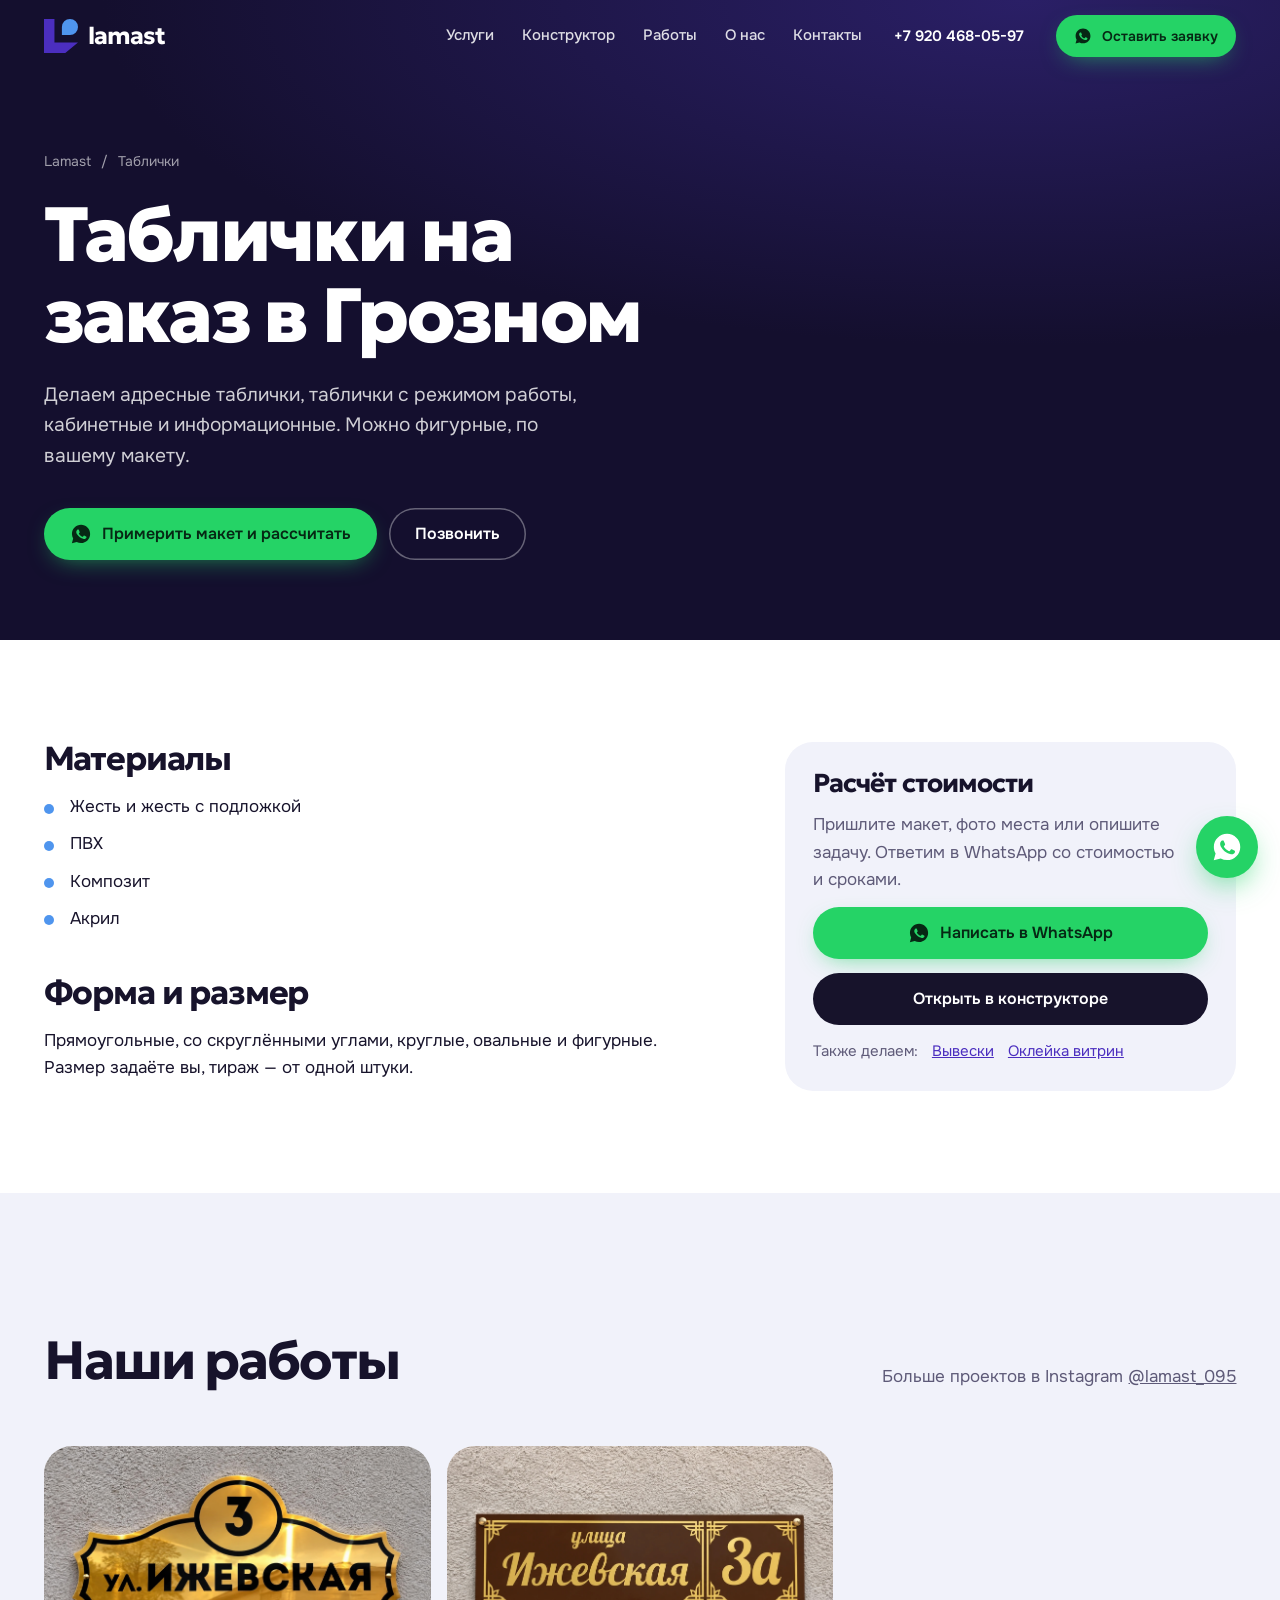
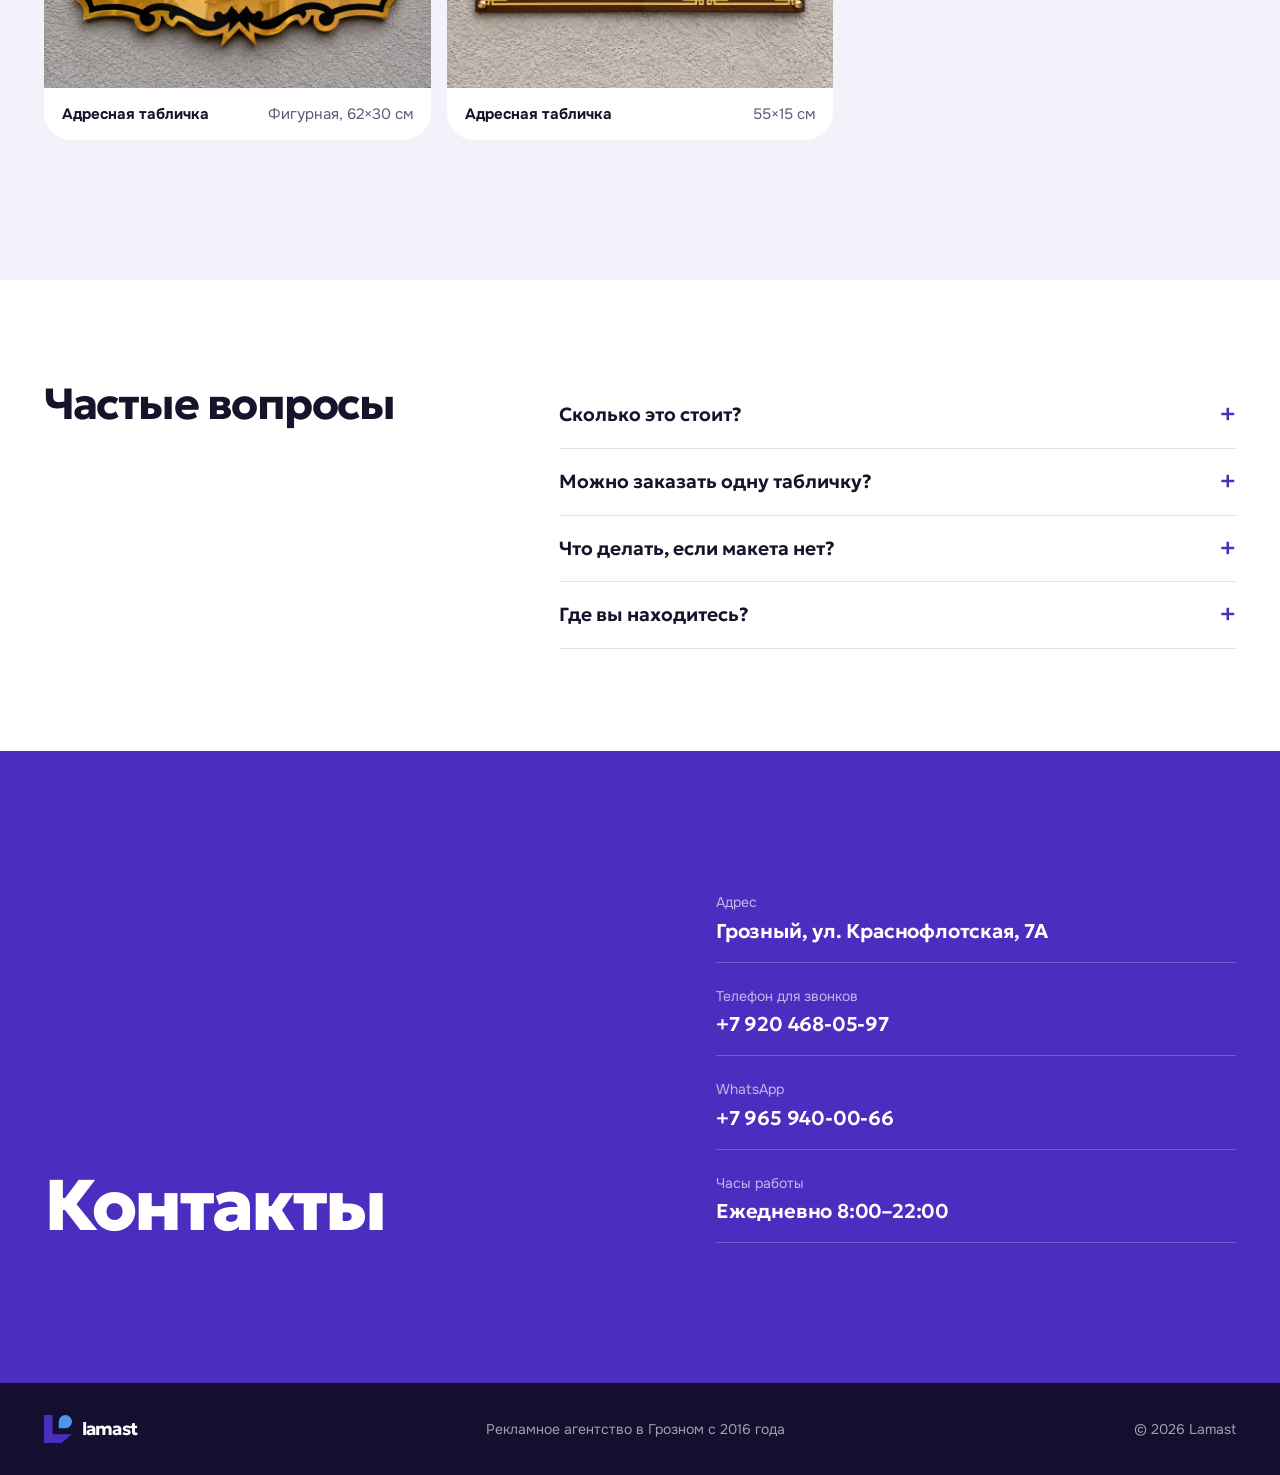
<file: tablichki/index.html>
<!doctype html>
<html lang="ru">
<head>
  <meta charset="utf-8">
  <meta name="viewport" content="width=device-width, initial-scale=1">
  <title>Таблички на заказ в Грозном: адресные, режим работы | Lamast (Ламаст)</title>
  <meta name="description" content="Таблички на заказ в Грозном: адресные таблички, режим работы, кабинетные. Жесть, ПВХ, композит, акрил. Фигурные таблички по вашему макету.">
  <link rel="canonical" href="https://ralamast.ru/tablichki/">
  <meta name="theme-color" content="#140F2E">
  <meta property="og:type" content="website">
  <meta property="og:site_name" content="Lamast">
  <meta property="og:locale" content="ru_RU">
  <meta property="og:url" content="https://ralamast.ru/tablichki/">
  <meta property="og:title" content="Таблички на заказ в Грозном">
  <meta property="og:description" content="Делаем адресные таблички, таблички с режимом работы, кабинетные и информационные. Можно фигурные, по вашему макету.">
  <meta property="og:image" content="https://ralamast.ru/assets/og.jpg">
  <link rel="icon" href="/favicon.ico" sizes="any">
  <link rel="icon" href="/favicon.png" type="image/png" sizes="48x48">
  <link rel="icon" href="/assets/icon-192.png" type="image/png" sizes="192x192">
  <link rel="apple-touch-icon" href="/assets/apple-touch-icon.png">
  <link rel="preconnect" href="https://fonts.googleapis.com">
  <link rel="preconnect" href="https://fonts.gstatic.com" crossorigin>
  <link href="https://fonts.googleapis.com/css2?family=Geologica:wght@400;500;600;700;800&family=Onest:wght@400;500;600&display=swap" rel="stylesheet">
  <link rel="stylesheet" href="/styles.css?v=202611191532">
  <script type="application/ld+json">
{
 "@context": "https://schema.org",
 "@graph": [
  {
   "@type": "Service",
   "@id": "https://ralamast.ru/tablichki/#service",
   "name": "Таблички на заказ в Грозном",
   "description": "Таблички на заказ в Грозном: адресные таблички, режим работы, кабинетные. Жесть, ПВХ, композит, акрил. Фигурные таблички по вашему макету.",
   "url": "https://ralamast.ru/tablichki/",
   "serviceType": "Таблички",
   "areaServed": [
    {
     "@type": "City",
     "name": "Грозный"
    },
    {
     "@type": "AdministrativeArea",
     "name": "Чеченская Республика"
    }
   ],
   "provider": {
    "@id": "https://ralamast.ru/#business"
   }
  },
  {
   "@type": "LocalBusiness",
   "@id": "https://ralamast.ru/#business",
   "name": "Lamast",
   "url": "https://ralamast.ru/",
   "telephone": "+7 920 468-05-97",
   "image": "https://ralamast.ru/assets/og.jpg",
   "address": {
    "@type": "PostalAddress",
    "streetAddress": "ул. Краснофлотская, 7А",
    "addressLocality": "Грозный",
    "addressRegion": "Чеченская Республика",
    "postalCode": "364029",
    "addressCountry": "RU"
   }
  },
  {
   "@type": "BreadcrumbList",
   "itemListElement": [
    {
     "@type": "ListItem",
     "position": 1,
     "name": "Lamast",
     "item": "https://ralamast.ru/"
    },
    {
     "@type": "ListItem",
     "position": 2,
     "name": "Таблички",
     "item": "https://ralamast.ru/tablichki/"
    }
   ]
  },
  {
   "@type": "FAQPage",
   "mainEntity": [
    {
     "@type": "Question",
     "name": "Сколько это стоит?",
     "acceptedAnswer": {
      "@type": "Answer",
      "text": "Цена зависит от размера, материалов и того, нужен ли монтаж. Пришлите макет или фото места в WhatsApp, и мы назовём стоимость и срок."
     }
    },
    {
     "@type": "Question",
     "name": "Можно заказать одну табличку?",
     "acceptedAnswer": {
      "@type": "Answer",
      "text": "Да, делаем от одной штуки."
     }
    },
    {
     "@type": "Question",
     "name": "Что делать, если макета нет?",
     "acceptedAnswer": {
      "@type": "Answer",
      "text": "Разработаем макет сами. Достаточно логотипа, текста и фотографии места, где будет реклама."
     }
    },
    {
     "@type": "Question",
     "name": "Где вы находитесь?",
     "acceptedAnswer": {
      "@type": "Answer",
      "text": "Наш адрес: Грозный, ул. Краснофлотская, 7А. Работаем по Грозному и Чеченской Республике, на монтаж выезжаем сами."
     }
    }
   ]
  }
 ]
}
  </script>
</head>
<body class="svc-page">
<header class="nav" id="top">
  <div class="wrap nav__in">
    <a class="brand" href="/" aria-label="Lamast, на главную"><img src="/assets/logo-mark.svg" alt="" width="34" height="34"><span>lamast</span></a>
    <nav class="nav__links" aria-label="Разделы">
      <a href="/#services">Услуги</a>
      <a href="/#brief">Конструктор</a>
      <a href="/#works">Работы</a>
      <a href="/#about">О нас</a>
      <a href="#contacts">Контакты</a>
    </nav>
    <a class="nav__phone" data-cfg="phone" href="tel:+79204680597">+7 920 468-05-97</a>
    <a class="btn btn--wa btn--sm" href="/?p=sign#brief"><svg aria-hidden="true" viewBox="0 0 24 24"><use href="#i-wa"/></svg>Оставить заявку</a>
    <button class="nav__burger" aria-label="Меню" aria-expanded="false"><span></span><span></span></button>
  </div>
</header>

<main>
  <section class="svc-hero">
    <div class="wrap">
      <nav class="svc-crumbs" aria-label="Навигация"><a href="/">Lamast</a><span aria-hidden="true">/</span><span>Таблички</span></nav>
      <h1>Таблички на заказ в Грозном</h1>
      <p class="svc-hero__lead">Делаем адресные таблички, таблички с режимом работы, кабинетные и информационные. Можно фигурные, по вашему макету.</p>
      <div class="hero__cta">
        <a class="btn btn--wa" href="/?p=sign#brief"><svg aria-hidden="true" viewBox="0 0 24 24"><use href="#i-wa"/></svg>Примерить макет и рассчитать</a>
        <a class="btn btn--ghost" href="tel:+79204680597">Позвонить</a>
      </div>
    </div>
  </section>

  <section class="svc">
    <div class="wrap svc__in">
      <div class="svc__text"><div class="svc__block"><h2>Материалы</h2><ul><li>Жесть и жесть с подложкой</li><li>ПВХ</li><li>Композит</li><li>Акрил</li></ul></div><div class="svc__block"><h2>Форма и размер</h2><p>Прямоугольные, со скруглёнными углами, круглые, овальные и фигурные. Размер задаёте вы, тираж — от одной штуки.</p></div></div>
      <aside class="svc__side">
        <h2>Расчёт стоимости</h2>
        <p>Пришлите макет, фото места или опишите задачу. Ответим в WhatsApp со стоимостью и сроками.</p>
        <a class="btn btn--wa" href="https://wa.me/79659400066?text=%D0%97%D0%B4%D1%80%D0%B0%D0%B2%D1%81%D1%82%D0%B2%D1%83%D0%B9%D1%82%D0%B5%21%20%D0%9F%D0%B8%D1%88%D1%83%20%D1%81%20%D1%81%D0%B0%D0%B9%D1%82%D0%B0%20Lamast.%20%D0%98%D0%BD%D1%82%D0%B5%D1%80%D0%B5%D1%81%D1%83%D0%B5%D1%82%3A%20%D1%82%D0%B0%D0%B1%D0%BB%D0%B8%D1%87%D0%BA%D0%B8." target="_blank" rel="noopener" data-wa-text="Здравствуйте! Пишу с сайта Lamast. Интересует: таблички."><svg aria-hidden="true" viewBox="0 0 24 24"><use href="#i-wa"/></svg>Написать в WhatsApp</a>
        <a class="btn btn--dark" href="/?p=sign#brief">Открыть в конструкторе</a>
        <p class="svc__also">Также делаем: <a href="/vyveski/">Вывески</a><a href="/okleyka-vitrin/">Оклейка витрин</a></p>
      </aside>
    </div>
  </section>

  <section class="works svc__works">
    <div class="wrap">
      <div class="sec-head"><h2>Наши работы</h2><p>Больше проектов в Instagram <a data-cfg="insta" href="https://instagram.com/lamast_095" target="_blank" rel="noopener">@lamast_095</a></p></div>
      <div class="works__grid"><figure class="work"><img src="/assets/works/sign1.jpg" alt="Адресная табличка: Фигурная, 62×30 см" width="1585" height="992" loading="lazy" decoding="async"><figcaption><b>Адресная табличка</b><span>Фигурная, 62×30 см</span></figcaption></figure><figure class="work"><img src="/assets/works/sign2.jpg" alt="Адресная табличка: 55×15 см" width="1586" height="992" loading="lazy" decoding="async"><figcaption><b>Адресная табличка</b><span>55×15 см</span></figcaption></figure></div>
    </div>
  </section>
  <section class="svc-faq">
    <div class="wrap svc-faq__in">
      <h2>Частые вопросы</h2>
      <div><details class="svc__q"><summary>Сколько это стоит?</summary><p>Цена зависит от размера, материалов и того, нужен ли монтаж. Пришлите макет или фото места в WhatsApp, и мы назовём стоимость и срок.</p></details><details class="svc__q"><summary>Можно заказать одну табличку?</summary><p>Да, делаем от одной штуки.</p></details><details class="svc__q"><summary>Что делать, если макета нет?</summary><p>Разработаем макет сами. Достаточно логотипа, текста и фотографии места, где будет реклама.</p></details><details class="svc__q"><summary>Где вы находитесь?</summary><p>Наш адрес: Грозный, ул. Краснофлотская, 7А. Работаем по Грозному и Чеченской Республике, на монтаж выезжаем сами.</p></details></div>
    </div>
  </section>

  <section class="contacts" id="contacts">
    <div class="wrap contacts__in">
      <h2 class="contacts__big">Контакты</h2>
      <dl class="contacts__list">
        <div><dt>Адрес</dt><dd><a data-cfg="address" href="https://yandex.ru/maps/org/89276249927" target="_blank" rel="noopener">Грозный, ул. Краснофлотская, 7А</a></dd></div>
        <div><dt>Телефон для звонков</dt><dd><a data-cfg="phone" href="tel:+79204680597">+7 920 468-05-97</a></dd></div>
        <div><dt>WhatsApp</dt><dd><a data-cfg="wa" href="https://wa.me/79659400066" target="_blank" rel="noopener">+7 965 940-00-66</a></dd></div>
        <div><dt>Часы работы</dt><dd>Ежедневно 8:00–22:00</dd></div>
      </dl>
    </div>
  </section>
</main>

<footer class="footer">
  <div class="wrap footer__in">
    <a class="brand brand--light" href="/"><img src="/assets/logo-mark.svg" alt="" width="28" height="28"><span>lamast</span></a>
    <p>Рекламное агентство в Грозном с 2016 года</p>
    <p>© <span data-year>2026</span> Lamast</p>
  </div>
</footer>

<a class="fab" href="https://wa.me/79659400066?text=%D0%97%D0%B4%D1%80%D0%B0%D0%B2%D1%81%D1%82%D0%B2%D1%83%D0%B9%D1%82%D0%B5%21%20%D0%9F%D0%B8%D1%88%D1%83%20%D1%81%20%D1%81%D0%B0%D0%B9%D1%82%D0%B0%20Lamast.%20%D0%98%D0%BD%D1%82%D0%B5%D1%80%D0%B5%D1%81%D1%83%D0%B5%D1%82%3A%20%D1%82%D0%B0%D0%B1%D0%BB%D0%B8%D1%87%D0%BA%D0%B8." target="_blank" rel="noopener" aria-label="Написать в WhatsApp"><svg aria-hidden="true" viewBox="0 0 24 24"><use href="#i-wa"/></svg></a>

<svg width="0" height="0" style="position:absolute" aria-hidden="true">
  <symbol id="i-wa" viewBox="0 0 24 24"><path fill="currentColor" d="M12.04 2C6.58 2 2.13 6.45 2.13 11.91c0 1.75.46 3.45 1.32 4.95L2.05 22l5.25-1.38a9.9 9.9 0 0 0 4.74 1.21c5.46 0 9.91-4.45 9.91-9.91S17.5 2 12.04 2Zm5.8 14.05c-.24.68-1.42 1.32-1.96 1.37-.5.05-.97.23-3.27-.68-2.77-1.09-4.52-3.92-4.66-4.1-.13-.18-1.11-1.48-1.11-2.82 0-1.34.7-2 .95-2.27.25-.27.54-.34.72-.34h.52c.17 0 .4-.06.62.48.24.56.8 1.94.86 2.08.07.14.11.3.02.48-.09.18-.14.3-.27.45l-.41.48c-.14.13-.28.28-.12.56.16.27.72 1.18 1.54 1.92 1.06.95 1.95 1.24 2.23 1.38.27.14.43.11.59-.07.16-.18.68-.8.86-1.07.18-.27.36-.23.61-.14.25.09 1.6.75 1.87.89.27.14.45.2.52.32.07.11.07.66-.17 1.33Z"/></symbol>
</svg>
<script>
  // меню на телефоне и сплошная шапка при прокрутке
  (function () {
    var nav = document.querySelector(".nav"), b = document.querySelector(".nav__burger");
    var solid = function () { nav.classList.toggle("is-solid", scrollY > 40); };
    solid(); addEventListener("scroll", solid, { passive: true });
    b.addEventListener("click", function () { b.setAttribute("aria-expanded", nav.classList.toggle("is-menu")); });
  })();
</script>
</body>
</html>
</file>
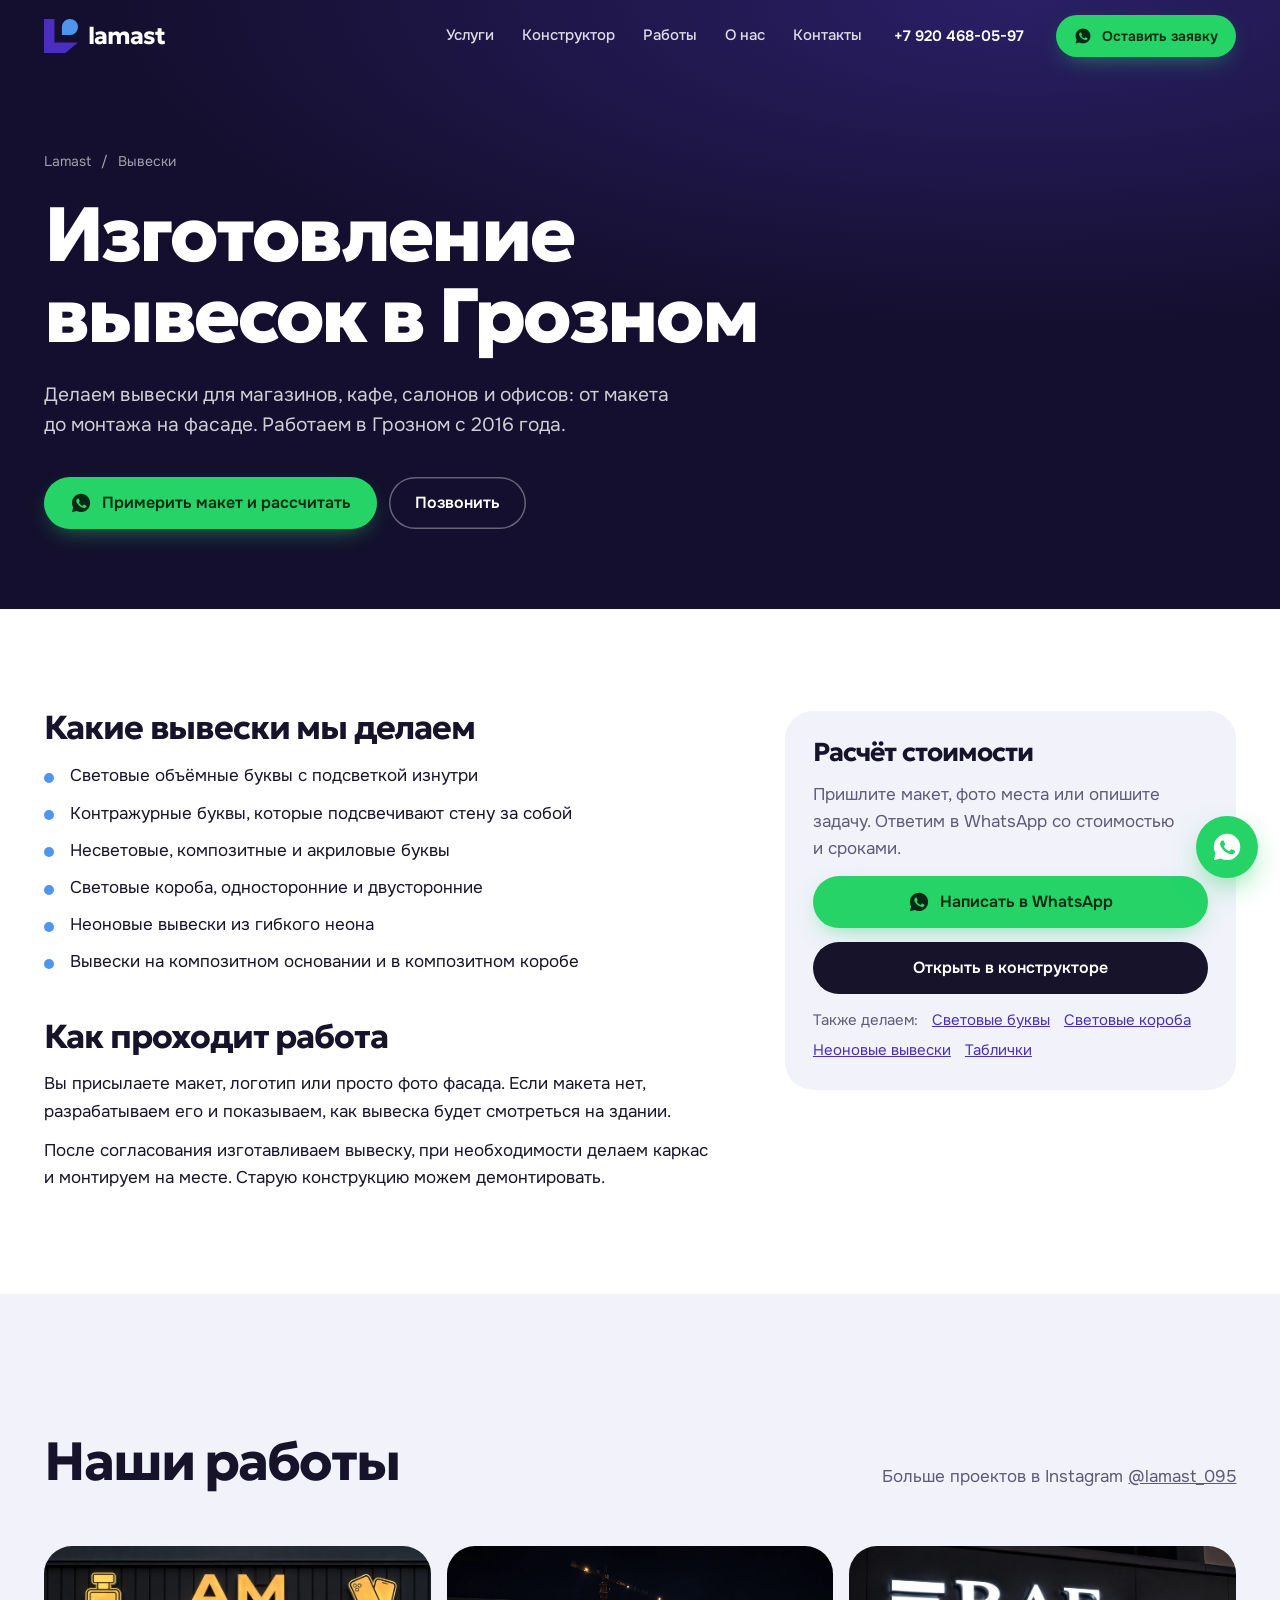
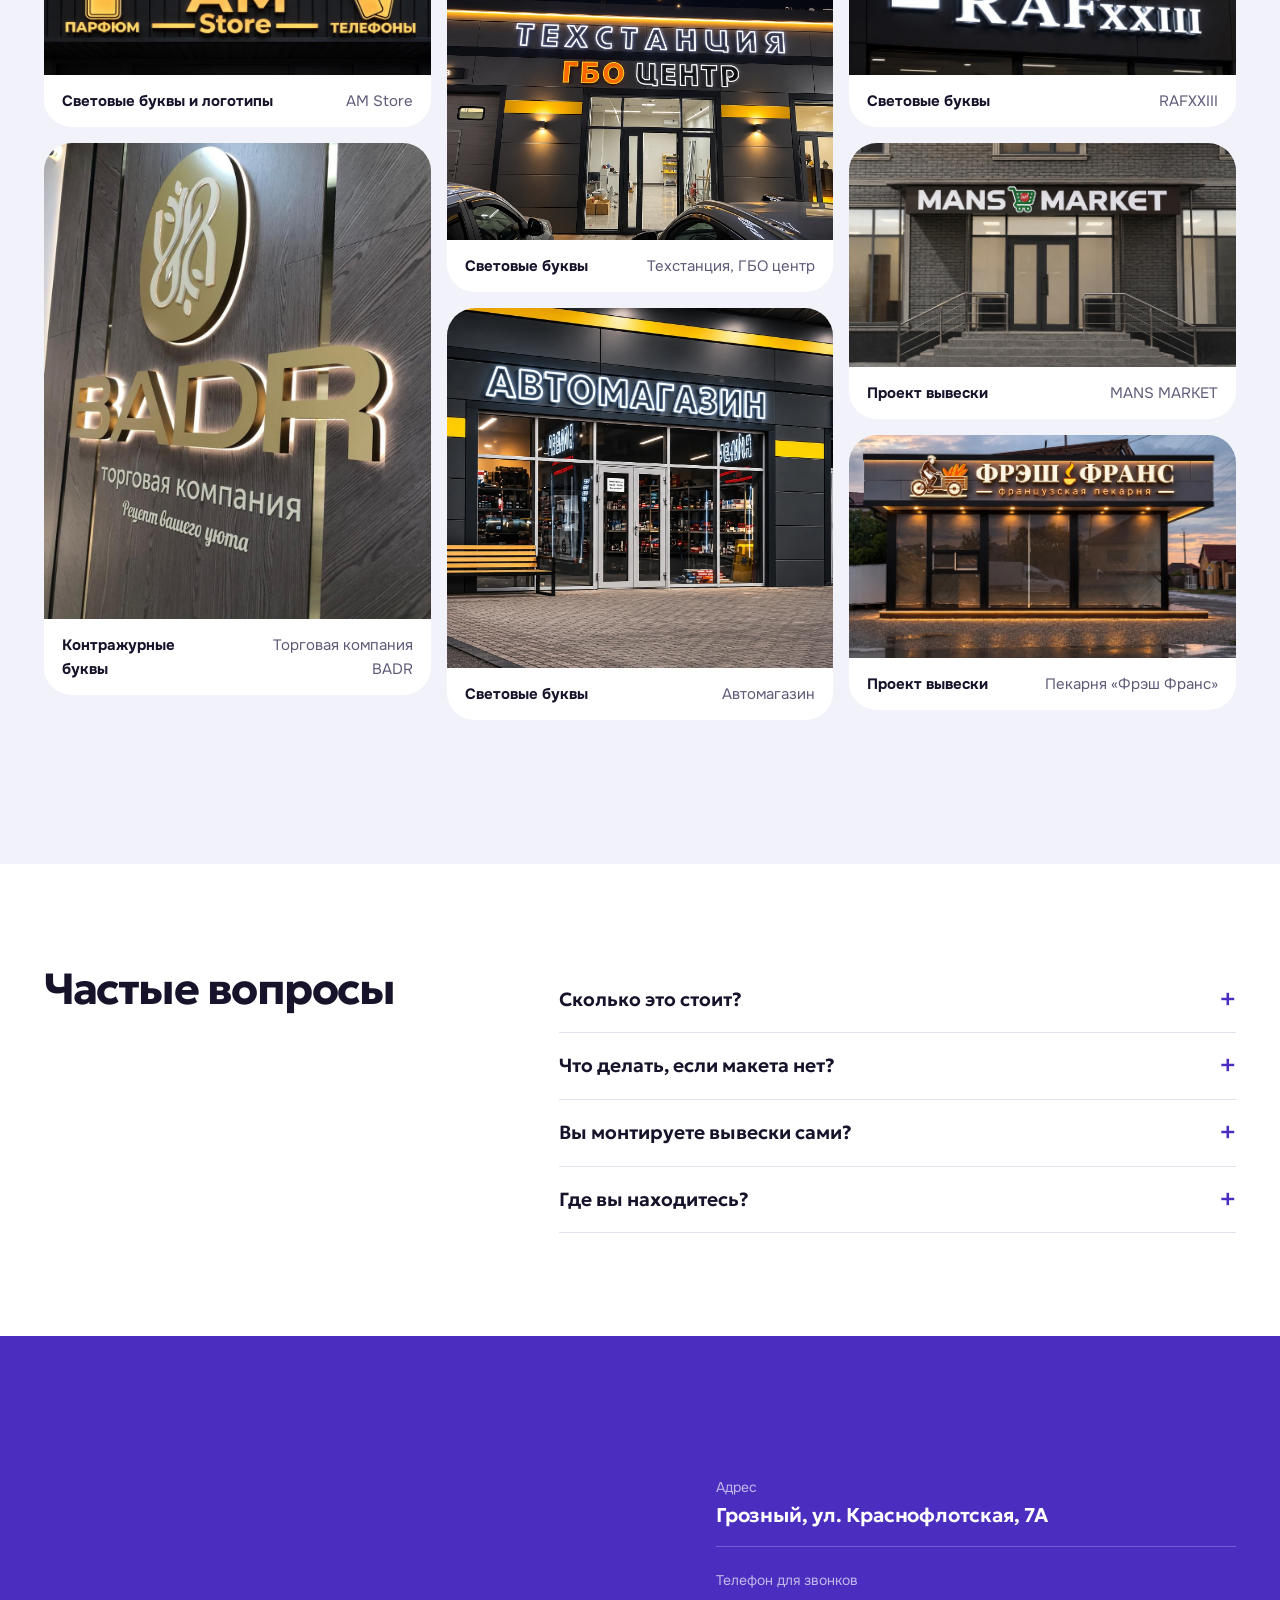
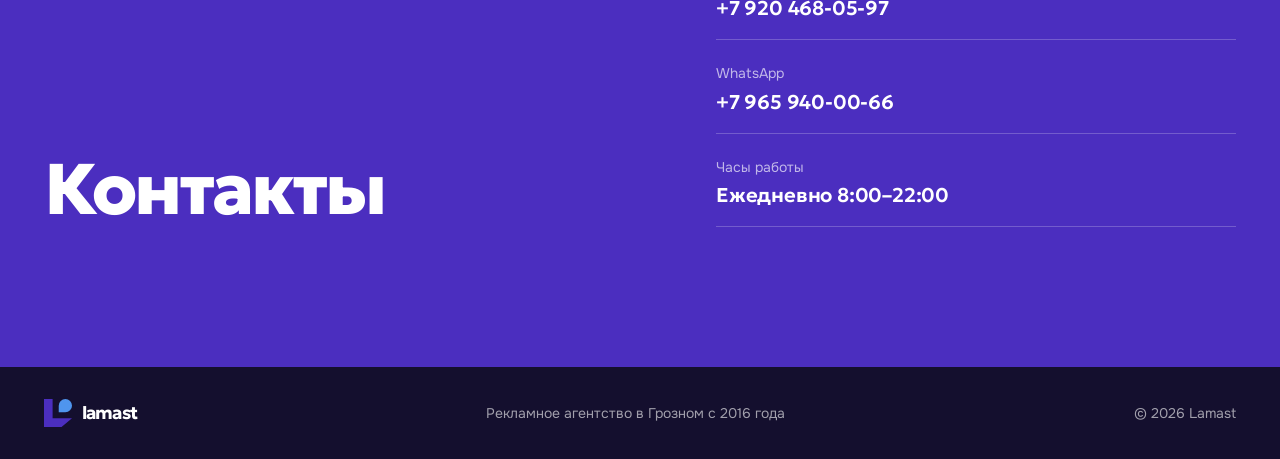
<file: vyveski/index.html>
<!doctype html>
<html lang="ru">
<head>
  <meta charset="utf-8">
  <meta name="viewport" content="width=device-width, initial-scale=1">
  <title>Изготовление вывесок в Грозном | Lamast (Ламаст)</title>
  <meta name="description" content="Изготовление вывесок в Грозном: световые и объёмные буквы, световые короба, неон, композитные вывески. Макет, производство и монтаж. Рекламное агентство Lamast с 2016 года.">
  <link rel="canonical" href="https://ralamast.ru/vyveski/">
  <meta name="theme-color" content="#140F2E">
  <meta property="og:type" content="website">
  <meta property="og:site_name" content="Lamast">
  <meta property="og:locale" content="ru_RU">
  <meta property="og:url" content="https://ralamast.ru/vyveski/">
  <meta property="og:title" content="Изготовление вывесок в Грозном">
  <meta property="og:description" content="Делаем вывески для магазинов, кафе, салонов и офисов: от макета до монтажа на фасаде. Работаем в Грозном с 2016 года.">
  <meta property="og:image" content="https://ralamast.ru/assets/og.jpg">
  <link rel="icon" href="/favicon.ico" sizes="any">
  <link rel="icon" href="/favicon.png" type="image/png" sizes="48x48">
  <link rel="icon" href="/assets/icon-192.png" type="image/png" sizes="192x192">
  <link rel="apple-touch-icon" href="/assets/apple-touch-icon.png">
  <link rel="preconnect" href="https://fonts.googleapis.com">
  <link rel="preconnect" href="https://fonts.gstatic.com" crossorigin>
  <link href="https://fonts.googleapis.com/css2?family=Geologica:wght@400;500;600;700;800&family=Onest:wght@400;500;600&display=swap" rel="stylesheet">
  <link rel="stylesheet" href="/styles.css?v=202611191532">
  <script type="application/ld+json">
{
 "@context": "https://schema.org",
 "@graph": [
  {
   "@type": "Service",
   "@id": "https://ralamast.ru/vyveski/#service",
   "name": "Изготовление вывесок в Грозном",
   "description": "Изготовление вывесок в Грозном: световые и объёмные буквы, световые короба, неон, композитные вывески. Макет, производство и монтаж. Рекламное агентство Lamast с 2016 года.",
   "url": "https://ralamast.ru/vyveski/",
   "serviceType": "Вывески",
   "areaServed": [
    {
     "@type": "City",
     "name": "Грозный"
    },
    {
     "@type": "AdministrativeArea",
     "name": "Чеченская Республика"
    }
   ],
   "provider": {
    "@id": "https://ralamast.ru/#business"
   }
  },
  {
   "@type": "LocalBusiness",
   "@id": "https://ralamast.ru/#business",
   "name": "Lamast",
   "url": "https://ralamast.ru/",
   "telephone": "+7 920 468-05-97",
   "image": "https://ralamast.ru/assets/og.jpg",
   "address": {
    "@type": "PostalAddress",
    "streetAddress": "ул. Краснофлотская, 7А",
    "addressLocality": "Грозный",
    "addressRegion": "Чеченская Республика",
    "postalCode": "364029",
    "addressCountry": "RU"
   }
  },
  {
   "@type": "BreadcrumbList",
   "itemListElement": [
    {
     "@type": "ListItem",
     "position": 1,
     "name": "Lamast",
     "item": "https://ralamast.ru/"
    },
    {
     "@type": "ListItem",
     "position": 2,
     "name": "Вывески",
     "item": "https://ralamast.ru/vyveski/"
    }
   ]
  },
  {
   "@type": "FAQPage",
   "mainEntity": [
    {
     "@type": "Question",
     "name": "Сколько это стоит?",
     "acceptedAnswer": {
      "@type": "Answer",
      "text": "Цена зависит от размера, материалов и того, нужен ли монтаж. Пришлите макет или фото места в WhatsApp, и мы назовём стоимость и срок."
     }
    },
    {
     "@type": "Question",
     "name": "Что делать, если макета нет?",
     "acceptedAnswer": {
      "@type": "Answer",
      "text": "Разработаем макет сами. Достаточно логотипа, текста и фотографии места, где будет реклама."
     }
    },
    {
     "@type": "Question",
     "name": "Вы монтируете вывески сами?",
     "acceptedAnswer": {
      "@type": "Answer",
      "text": "Да. Изготавливаем каркас, монтируем вывеску на фасаде и подключаем подсветку."
     }
    },
    {
     "@type": "Question",
     "name": "Где вы находитесь?",
     "acceptedAnswer": {
      "@type": "Answer",
      "text": "Наш адрес: Грозный, ул. Краснофлотская, 7А. Работаем по Грозному и Чеченской Республике, на монтаж выезжаем сами."
     }
    }
   ]
  }
 ]
}
  </script>
</head>
<body class="svc-page">
<header class="nav" id="top">
  <div class="wrap nav__in">
    <a class="brand" href="/" aria-label="Lamast, на главную"><img src="/assets/logo-mark.svg" alt="" width="34" height="34"><span>lamast</span></a>
    <nav class="nav__links" aria-label="Разделы">
      <a href="/#services">Услуги</a>
      <a href="/#brief">Конструктор</a>
      <a href="/#works">Работы</a>
      <a href="/#about">О нас</a>
      <a href="#contacts">Контакты</a>
    </nav>
    <a class="nav__phone" data-cfg="phone" href="tel:+79204680597">+7 920 468-05-97</a>
    <a class="btn btn--wa btn--sm" href="/?p=letters#brief"><svg aria-hidden="true" viewBox="0 0 24 24"><use href="#i-wa"/></svg>Оставить заявку</a>
    <button class="nav__burger" aria-label="Меню" aria-expanded="false"><span></span><span></span></button>
  </div>
</header>

<main>
  <section class="svc-hero">
    <div class="wrap">
      <nav class="svc-crumbs" aria-label="Навигация"><a href="/">Lamast</a><span aria-hidden="true">/</span><span>Вывески</span></nav>
      <h1>Изготовление вывесок в Грозном</h1>
      <p class="svc-hero__lead">Делаем вывески для магазинов, кафе, салонов и офисов: от макета до монтажа на фасаде. Работаем в Грозном с 2016 года.</p>
      <div class="hero__cta">
        <a class="btn btn--wa" href="/?p=letters#brief"><svg aria-hidden="true" viewBox="0 0 24 24"><use href="#i-wa"/></svg>Примерить макет и рассчитать</a>
        <a class="btn btn--ghost" href="tel:+79204680597">Позвонить</a>
      </div>
    </div>
  </section>

  <section class="svc">
    <div class="wrap svc__in">
      <div class="svc__text"><div class="svc__block"><h2>Какие вывески мы делаем</h2><ul><li>Световые объёмные буквы с подсветкой изнутри</li><li>Контражурные буквы, которые подсвечивают стену за собой</li><li>Несветовые, композитные и акриловые буквы</li><li>Световые короба, односторонние и двусторонние</li><li>Неоновые вывески из гибкого неона</li><li>Вывески на композитном основании и в композитном коробе</li></ul></div><div class="svc__block"><h2>Как проходит работа</h2><p>Вы присылаете макет, логотип или просто фото фасада. Если макета нет, разрабатываем его и показываем, как вывеска будет смотреться на здании.</p><p>После согласования изготавливаем вывеску, при необходимости делаем каркас и монтируем на месте. Старую конструкцию можем демонтировать.</p></div></div>
      <aside class="svc__side">
        <h2>Расчёт стоимости</h2>
        <p>Пришлите макет, фото места или опишите задачу. Ответим в WhatsApp со стоимостью и сроками.</p>
        <a class="btn btn--wa" href="https://wa.me/79659400066?text=%D0%97%D0%B4%D1%80%D0%B0%D0%B2%D1%81%D1%82%D0%B2%D1%83%D0%B9%D1%82%D0%B5%21%20%D0%9F%D0%B8%D1%88%D1%83%20%D1%81%20%D1%81%D0%B0%D0%B9%D1%82%D0%B0%20Lamast.%20%D0%98%D0%BD%D1%82%D0%B5%D1%80%D0%B5%D1%81%D1%83%D0%B5%D1%82%3A%20%D0%B2%D1%8B%D0%B2%D0%B5%D1%81%D0%BA%D0%B8." target="_blank" rel="noopener" data-wa-text="Здравствуйте! Пишу с сайта Lamast. Интересует: вывески."><svg aria-hidden="true" viewBox="0 0 24 24"><use href="#i-wa"/></svg>Написать в WhatsApp</a>
        <a class="btn btn--dark" href="/?p=letters#brief">Открыть в конструкторе</a>
        <p class="svc__also">Также делаем: <a href="/svetovye-bukvy/">Световые буквы</a><a href="/svetovye-koroba/">Световые короба</a><a href="/neonovye-vyveski/">Неоновые вывески</a><a href="/tablichki/">Таблички</a></p>
      </aside>
    </div>
  </section>

  <section class="works svc__works">
    <div class="wrap">
      <div class="sec-head"><h2>Наши работы</h2><p>Больше проектов в Instagram <a data-cfg="insta" href="https://instagram.com/lamast_095" target="_blank" rel="noopener">@lamast_095</a></p></div>
      <div class="works__grid"><figure class="work"><img src="/assets/works/amstore.jpg" alt="Световые буквы и логотипы: AM Store" width="1800" height="601" loading="lazy" decoding="async"><figcaption><b>Световые буквы и логотипы</b><span>AM Store</span></figcaption></figure><figure class="work"><img src="/assets/works/badr.jpg" alt="Контражурные буквы: Торговая компания BADR" width="960" height="1180" loading="lazy" decoding="async"><figcaption><b>Контражурные буквы</b><span>Торговая компания BADR</span></figcaption></figure><figure class="work"><img src="/assets/works/techstation.jpg" alt="Световые буквы: Техстанция, ГБО центр" width="1439" height="1093" loading="lazy" decoding="async"><figcaption><b>Световые буквы</b><span>Техстанция, ГБО центр</span></figcaption></figure><figure class="work"><img src="/assets/works/automag.jpg" alt="Световые буквы: Автомагазин" width="1300" height="1209" loading="lazy" decoding="async"><figcaption><b>Световые буквы</b><span>Автомагазин</span></figcaption></figure><figure class="work"><img src="/assets/works/raf.jpg" alt="Световые буквы: RAFXXIII" width="1800" height="601" loading="lazy" decoding="async"><figcaption><b>Световые буквы</b><span>RAFXXIII</span></figcaption></figure><figure class="work"><img src="/assets/works/mansmarket.jpg" alt="Проект вывески: MANS MARKET" width="1651" height="953" loading="lazy" decoding="async"><figcaption><b>Проект вывески</b><span>MANS MARKET</span></figcaption></figure><figure class="work"><img src="/assets/works/fresh.jpg" alt="Проект вывески: Пекарня «Фрэш Франс»" width="1651" height="953" loading="lazy" decoding="async"><figcaption><b>Проект вывески</b><span>Пекарня «Фрэш Франс»</span></figcaption></figure></div>
    </div>
  </section>
  <section class="svc-faq">
    <div class="wrap svc-faq__in">
      <h2>Частые вопросы</h2>
      <div><details class="svc__q"><summary>Сколько это стоит?</summary><p>Цена зависит от размера, материалов и того, нужен ли монтаж. Пришлите макет или фото места в WhatsApp, и мы назовём стоимость и срок.</p></details><details class="svc__q"><summary>Что делать, если макета нет?</summary><p>Разработаем макет сами. Достаточно логотипа, текста и фотографии места, где будет реклама.</p></details><details class="svc__q"><summary>Вы монтируете вывески сами?</summary><p>Да. Изготавливаем каркас, монтируем вывеску на фасаде и подключаем подсветку.</p></details><details class="svc__q"><summary>Где вы находитесь?</summary><p>Наш адрес: Грозный, ул. Краснофлотская, 7А. Работаем по Грозному и Чеченской Республике, на монтаж выезжаем сами.</p></details></div>
    </div>
  </section>

  <section class="contacts" id="contacts">
    <div class="wrap contacts__in">
      <h2 class="contacts__big">Контакты</h2>
      <dl class="contacts__list">
        <div><dt>Адрес</dt><dd><a data-cfg="address" href="https://yandex.ru/maps/org/89276249927" target="_blank" rel="noopener">Грозный, ул. Краснофлотская, 7А</a></dd></div>
        <div><dt>Телефон для звонков</dt><dd><a data-cfg="phone" href="tel:+79204680597">+7 920 468-05-97</a></dd></div>
        <div><dt>WhatsApp</dt><dd><a data-cfg="wa" href="https://wa.me/79659400066" target="_blank" rel="noopener">+7 965 940-00-66</a></dd></div>
        <div><dt>Часы работы</dt><dd>Ежедневно 8:00–22:00</dd></div>
      </dl>
    </div>
  </section>
</main>

<footer class="footer">
  <div class="wrap footer__in">
    <a class="brand brand--light" href="/"><img src="/assets/logo-mark.svg" alt="" width="28" height="28"><span>lamast</span></a>
    <p>Рекламное агентство в Грозном с 2016 года</p>
    <p>© <span data-year>2026</span> Lamast</p>
  </div>
</footer>

<a class="fab" href="https://wa.me/79659400066?text=%D0%97%D0%B4%D1%80%D0%B0%D0%B2%D1%81%D1%82%D0%B2%D1%83%D0%B9%D1%82%D0%B5%21%20%D0%9F%D0%B8%D1%88%D1%83%20%D1%81%20%D1%81%D0%B0%D0%B9%D1%82%D0%B0%20Lamast.%20%D0%98%D0%BD%D1%82%D0%B5%D1%80%D0%B5%D1%81%D1%83%D0%B5%D1%82%3A%20%D0%B2%D1%8B%D0%B2%D0%B5%D1%81%D0%BA%D0%B8." target="_blank" rel="noopener" aria-label="Написать в WhatsApp"><svg aria-hidden="true" viewBox="0 0 24 24"><use href="#i-wa"/></svg></a>

<svg width="0" height="0" style="position:absolute" aria-hidden="true">
  <symbol id="i-wa" viewBox="0 0 24 24"><path fill="currentColor" d="M12.04 2C6.58 2 2.13 6.45 2.13 11.91c0 1.75.46 3.45 1.32 4.95L2.05 22l5.25-1.38a9.9 9.9 0 0 0 4.74 1.21c5.46 0 9.91-4.45 9.91-9.91S17.5 2 12.04 2Zm5.8 14.05c-.24.68-1.42 1.32-1.96 1.37-.5.05-.97.23-3.27-.68-2.77-1.09-4.52-3.92-4.66-4.1-.13-.18-1.11-1.48-1.11-2.82 0-1.34.7-2 .95-2.27.25-.27.54-.34.72-.34h.52c.17 0 .4-.06.62.48.24.56.8 1.94.86 2.08.07.14.11.3.02.48-.09.18-.14.3-.27.45l-.41.48c-.14.13-.28.28-.12.56.16.27.72 1.18 1.54 1.92 1.06.95 1.95 1.24 2.23 1.38.27.14.43.11.59-.07.16-.18.68-.8.86-1.07.18-.27.36-.23.61-.14.25.09 1.6.75 1.87.89.27.14.45.2.52.32.07.11.07.66-.17 1.33Z"/></symbol>
</svg>
<script>
  // меню на телефоне и сплошная шапка при прокрутке
  (function () {
    var nav = document.querySelector(".nav"), b = document.querySelector(".nav__burger");
    var solid = function () { nav.classList.toggle("is-solid", scrollY > 40); };
    solid(); addEventListener("scroll", solid, { passive: true });
    b.addEventListener("click", function () { b.setAttribute("aria-expanded", nav.classList.toggle("is-menu")); });
  })();
</script>
</body>
</html>
</file>
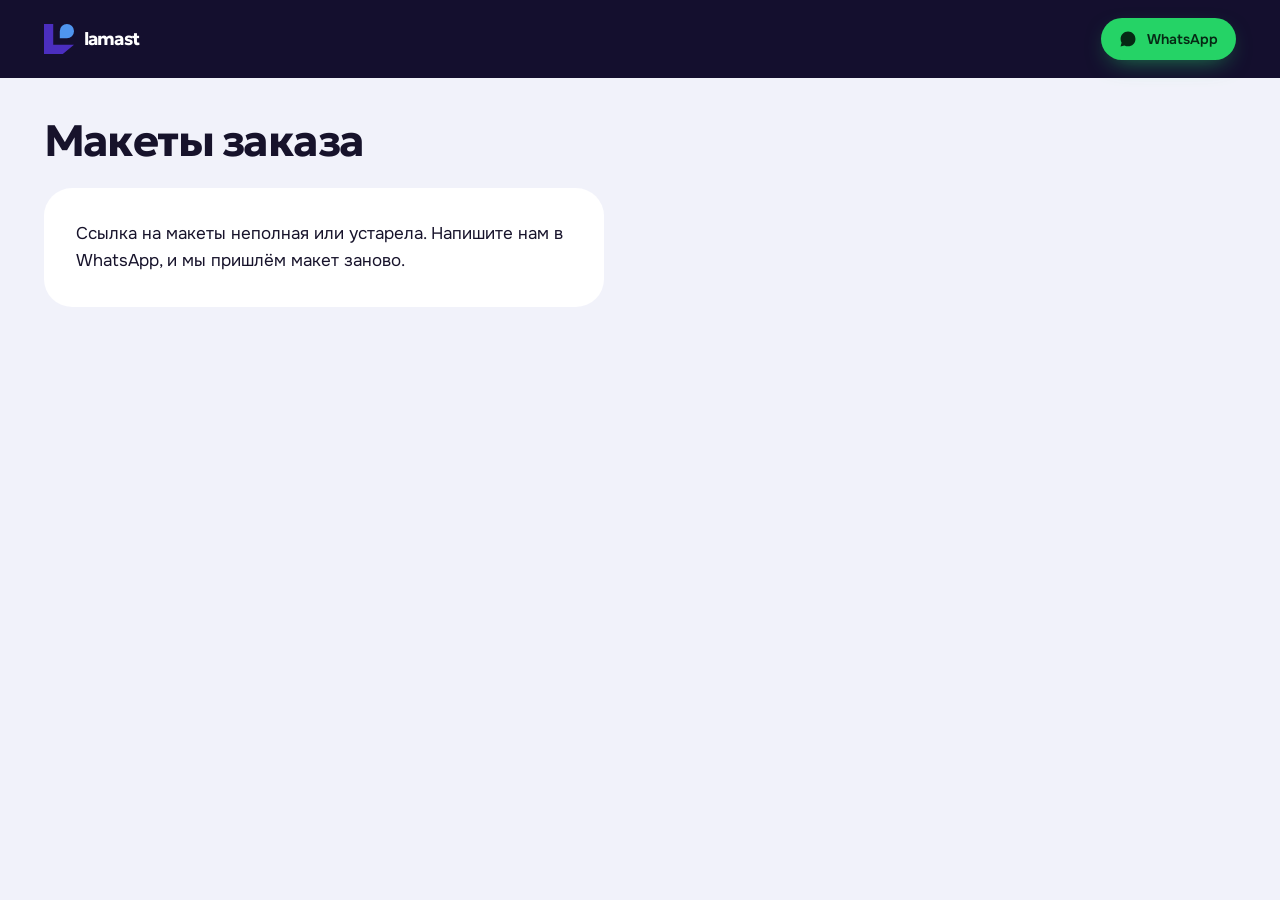
<file: z.html>
<!doctype html>
<html lang="ru">
<head>
  <meta charset="utf-8">
  <meta name="viewport" content="width=device-width, initial-scale=1">
  <meta name="robots" content="noindex, nofollow">
  <title>Макеты заказа | Lamast</title>
  <meta name="theme-color" content="#140F2E">
  <link rel="icon" href="assets/logo-mark.svg" type="image/svg+xml">
  <link rel="preconnect" href="https://fonts.googleapis.com">
  <link rel="preconnect" href="https://fonts.gstatic.com" crossorigin>
  <link href="https://fonts.googleapis.com/css2?family=Geologica:wght@400;600;700;800&family=Onest:wght@400;500;600&family=Marck+Script&display=swap" rel="stylesheet">
  <link rel="stylesheet" href="styles.css?v=202611191532">
  <style>
    body { background: var(--mist); }
    .order-top { background: var(--night); color: #fff; padding: 18px 0; }
    .order-top .wrap { display: flex; align-items: center; justify-content: space-between; gap: 16px; }
    .order { padding: 40px 0 80px; }
    .order h1 { font-size: clamp(28px, 3.6vw, 44px); font-weight: 700; margin-bottom: 24px; }
    .order__grid { display: grid; grid-template-columns: minmax(0, 1.4fr) minmax(0, 1fr); gap: 20px; align-items: start; }
    .order__card { background: #fff; border-radius: var(--r-lg); overflow: hidden; }
    .order__card .stage { height: clamp(340px, 42vw, 560px); border-radius: 0; }
    .order__specs { padding: 20px 24px 24px; display: grid; gap: 6px; }
    .order__specs h2 { font-size: 22px; margin-bottom: 6px; }
    .order__specs dl { margin: 0; display: grid; grid-template-columns: auto 1fr; gap: 6px 16px; font-size: 15px; }
    .order__specs dt { color: var(--muted); }
    .order__specs dd { margin: 0; font-weight: 500; }
    .order__files { display: grid; gap: 12px; }
    .file { background: #fff; border-radius: var(--r-lg); overflow: hidden; display: grid; grid-template-columns: 120px 1fr; }
    .file__view { background: var(--mist); display: grid; place-items: center; min-height: 120px; }
    .file__view img { width: 100%; height: 100%; max-height: 160px; object-fit: contain; }
    .file__ext { font: 700 24px/1 var(--display); color: var(--violet); }
    .file__body { padding: 14px 16px; display: grid; gap: 10px; align-content: center; }
    .file__name { font-weight: 600; overflow-wrap: anywhere; }
    .file__actions { display: flex; gap: 8px; flex-wrap: wrap; }
    .file__actions .btn { min-height: 40px; padding: 0 16px; font-size: 14px; }
    .btn--light { --bg: var(--mist); --fg: var(--ink); }
    .order__empty { background: #fff; border-radius: var(--r-lg); padding: 32px; max-width: 560px; }
    .order--files-only .order__grid { grid-template-columns: minmax(0, 720px); }
    @media (max-width: 860px) {
      .order__grid { grid-template-columns: 1fr; }
      .order__card .stage { height: 320px; }
    }
  </style>
</head>
<body>
  <header class="order-top">
    <div class="wrap">
      <a class="brand brand--light" href="./"><img src="assets/logo-mark.svg" alt="" width="30" height="30"><span>lamast</span></a>
      <a class="btn btn--wa btn--sm" data-wa href="#" target="_blank" rel="noopener">
        <svg aria-hidden="true" viewBox="0 0 24 24"><path fill="currentColor" d="M12.04 2C6.58 2 2.13 6.45 2.13 11.91c0 1.75.46 3.45 1.32 4.95L2.05 22l5.25-1.38a9.9 9.9 0 0 0 4.74 1.21c5.46 0 9.91-4.45 9.91-9.91S17.5 2 12.04 2Z"/></svg>
        WhatsApp
      </a>
    </div>
  </header>

  <main class="order" data-order>
    <div class="wrap">
      <h1>Макеты заказа</h1>
      <div class="order__grid">
        <section class="order__card" data-preview hidden>
          <div class="stage" data-stage aria-hidden="true"></div>
          <div class="order__specs">
            <h2 data-title></h2>
            <dl data-specs></dl>
          </div>
        </section>
        <div class="order__files" data-files></div>
      </div>
    </div>
  </main>

  <script src="config.js?v=202611191532"></script>
  <script src="preview.js?v=202611191532"></script>
  <script>
    (function () {
      document.querySelector("[data-wa]").href = "https://wa.me/" + CONFIG.whatsapp;
      const params = new URLSearchParams(location.search);
      // прямой адрес картинки Google Диска: отдаёт разрешение CORS, поэтому неон можно собрать из макета
      const thumb = (id, w) => `https://drive.google.com/thumbnail?id=${encodeURIComponent(id)}&sz=w${w}`;
      // прямой адрес с разрешением CORS: нужен только чтобы собрать неон из рисунка прямо на странице
      const thumbCors = (id, w) => `https://lh3.googleusercontent.com/d/${encodeURIComponent(id)}=w${w}`;

      // Ссылка вида z?ID.ID&c=код_заказа[&t=текст]. Старые ссылки: z.html?f=ID~имя,ID~имя&p=изделие.
      let raw = [];
      if (params.has("f")) {
        raw = params.get("f").split(",").map((part) => {
          const [id, name = ""] = part.split("~");
          let n = ""; try { n = decodeURIComponent(name); } catch (e) { n = name; }
          return { uuid: id, name: n };
        });
      } else {
        raw = location.search.slice(1).split("&")[0].split(".").map((id) => ({ uuid: id, name: "" }));
      }
      const files = raw.filter((x) => /^[\w-]{20,}$/.test(x.uuid))
        .map((x, i, all) => ({ uuid: x.uuid, name: x.name || (all.length > 1 ? `Макет ${i + 1}` : "Макет") }));

      const root = document.querySelector("[data-files]");
      if (!files.length) {
        root.outerHTML = '<p class="order__empty">Ссылка на макеты неполная или устарела. Напишите нам в WhatsApp, и мы пришлём макет заново.</p>';
        return;
      }

      // изделие с макетом, как в конструкторе
      const hasOrder = applyOrderCode(params.get("c"), params.get("t"));
      // готовый неон из конструктора (параметр n): показываем его как обычную картинку
      const neonId = params.get("n");
      if (hasOrder && state.id === "neon" && /^[\w-]{20,}$/.test(neonId || "")) {
        state.neonBaked = `https://drive.google.com/thumbnail?id=${encodeURIComponent(neonId)}&sz=w1600`;
      }
      if (hasOrder) {
        // все макеты заказа; у визиток первый — лицевая сторона, второй — оборотная
        if (state.id === "cards" && state.opts.sides === "Двусторонние") {
          ["Лицевая сторона", "Оборотная сторона"].forEach((label, i) => { if (files[i] && /^Макет( \d+)?$/.test(files[i].name)) files[i].name = label; });
        }
        const neonLive = state.id === "neon" && !state.neonBaked;
        state.files = files.map((x, i) => ({ url: neonLive ? thumbCors(x.uuid, 1600) : thumb(x.uuid, 1600), alt: thumb(x.uuid, 1600), file: { name: x.name }, side: state.id === "cards" ? (i === 0 ? "front" : i === 1 ? "back" : undefined) : undefined }));
        state.pic = 0;
        const p = product();
        const card = document.querySelector("[data-preview]");
        card.hidden = false;
        document.querySelector("[data-title]").textContent = p.title;
        const rows = p.options.map((o) => [o.label, state.opts[o.key]]).filter((r) => r[1]);
        if (p.size) rows.push(["Размер", `${fmt(state.w)} × ${fmt(state.h)} ${p.size.unit}`]);
        if (p.qty && state.qty) rows.push(["Тираж", `${state.qty} ${p.qty.unit}`]);
        document.querySelector("[data-specs]").innerHTML = rows.map(([k, v]) => `<dt>${esc(k)}</dt><dd>${esc(v)}</dd>`).join("");
        const stage = document.querySelector("[data-stage]");
        const draw = () => {
          const { bg, html } = VIEWS[p.view](stage.clientWidth || 600, stage.clientHeight || 420);
          stage.className = "stage " + bg;
          stage.innerHTML = html;
        };
        window.onNeonReady = draw;
        draw();
        let t; addEventListener("resize", () => { clearTimeout(t); t = setTimeout(draw, 120); });
      } else {
        document.querySelector("[data-order]").classList.add("order--files-only");
      }

      // файлы: превью с Диска и кнопки
      root.innerHTML = files.map((x) => {
        const id = encodeURIComponent(x.uuid);
        const ext = x.name.includes(".") ? x.name.split(".").pop().slice(0, 4).toUpperCase() : "ФАЙЛ";
        return `<article class="file">
          <div class="file__view"><img src="${thumb(x.uuid, 400)}" alt="${esc(x.name)}" data-ext="${esc(ext)}" loading="lazy" referrerpolicy="no-referrer"></div>
          <div class="file__body">
            <div class="file__name">${esc(x.name)}</div>
            <div class="file__actions">
              <a class="btn btn--dark" href="https://drive.google.com/uc?export=download&id=${id}">Скачать</a>
              <a class="btn btn--light" href="https://drive.google.com/file/d/${id}/view" target="_blank" rel="noopener">Открыть на Диске</a>
            </div>
          </div>
        </article>`;
      }).join("");

      // Диск не сделал миниатюру (CDR, AI, архив): показываем формат файла
      root.querySelectorAll("img[data-ext]").forEach((img) => {
        img.addEventListener("error", () => {
          const span = document.createElement("span");
          span.className = "file__ext";
          span.textContent = img.dataset.ext;
          img.replaceWith(span);
        }, { once: true });
      });
    })();
  </script>
</body>
</html>
</file>
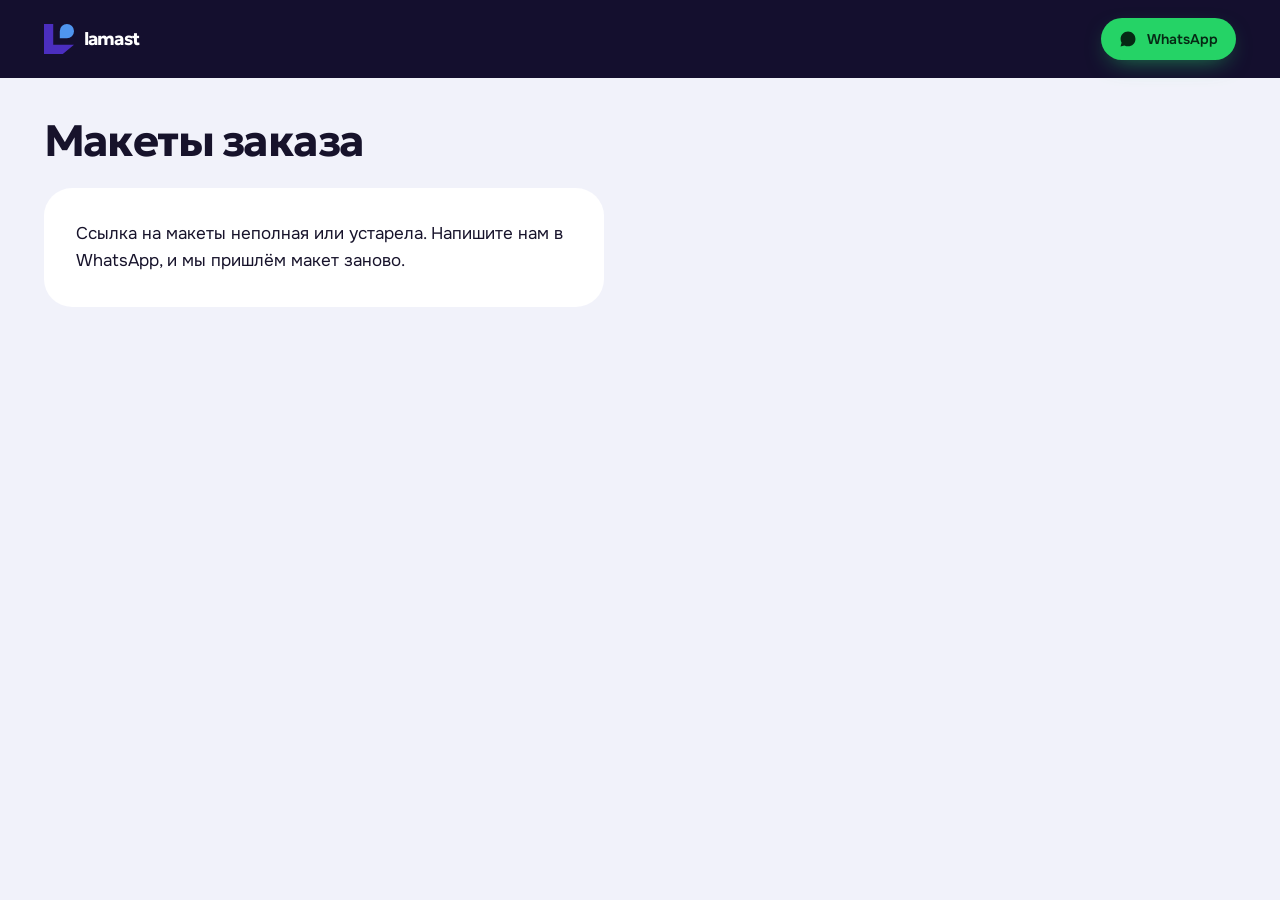
<file: zakaz.html>
<!doctype html>
<html lang="ru">
<head>
  <meta charset="utf-8">
  <meta name="robots" content="noindex, nofollow">
  <title>Макеты заказа | Lamast</title>
  <!-- старый адрес страницы заказа: переносим на z.html с теми же параметрами -->
  <script>location.replace("z.html" + location.search + location.hash);</script>
</head>
<body></body>
</html>
</file>
<file: styles.css>
/* Lamast — палитра из логотипа */
:root {
  --violet: #4B2EBF;
  --violet-d: #3A219C;
  --sky: #4F95EE;
  --night: #140F2E;
  --night-2: #1E1744;
  --paper: #FFFFFF;
  --mist: #F1F2FA;
  --ink: #17132B;
  --muted: #5E5A78;
  --line: #E1E2EF;
  --wa: #25D366;
  --wa-d: #1DA851;

  --display: "Geologica", "Onest", system-ui, sans-serif;
  --text: "Onest", system-ui, -apple-system, "Segoe UI", sans-serif;

  --wrap: 1520px;
  --pad: clamp(20px, 3.4vw, 56px);
  --r-sm: 10px;
  --r: 18px;
  --r-lg: 28px;
}

*, *::before, *::after { box-sizing: border-box; }
html { scroll-behavior: smooth; scroll-padding-top: 80px; }
body {
  margin: 0;
  font: 400 17px/1.6 var(--text);
  color: var(--ink);
  background: var(--paper);
  -webkit-font-smoothing: antialiased;
}
img, svg { display: block; max-width: 100%; }
a { color: inherit; }
h1, h2, h3 { font-family: var(--display); margin: 0; line-height: 1.05; letter-spacing: -0.035em; text-wrap: balance; }
h2 { font-size: clamp(32px, 4.2vw, 64px); font-weight: 700; }
p { text-wrap: pretty; }
h3 { font-size: 20px; font-weight: 700; letter-spacing: -0.01em; }
p { margin: 0; }

.wrap { max-width: var(--wrap); margin: 0 auto; padding: 0 var(--pad); }

.skip { position: absolute; left: -9999px; top: 8px; z-index: 100; background: var(--paper); padding: 8px 14px; border-radius: 8px; }
.skip:focus { left: 8px; }

:focus-visible { outline: 3px solid var(--sky); outline-offset: 3px; border-radius: 6px; }

/* ---------- buttons ---------- */
.btn {
  --bg: var(--violet); --fg: #fff;
  display: inline-flex; align-items: center; justify-content: center; gap: 10px;
  min-height: 52px; padding: 0 26px;
  font: 600 16px/1 var(--text);
  color: var(--fg); background: var(--bg);
  border: 0; border-radius: 999px; cursor: pointer; text-decoration: none;
  transition: transform .18s ease, background-color .18s ease, box-shadow .18s ease;
}
.btn svg { width: 22px; height: 22px; flex: none; }
.btn:hover { transform: translateY(-2px); }
.btn:active { transform: translateY(0) scale(.98); }
.btn--wa { --bg: var(--wa); --fg: #062814; box-shadow: 0 8px 24px -10px rgba(37, 211, 102, .7); }
.btn--wa:hover { --bg: #2fe172; }
.btn--ghost { --bg: transparent; --fg: #fff; box-shadow: inset 0 0 0 1.5px rgba(255,255,255,.35); }
.btn--ghost:hover { box-shadow: inset 0 0 0 1.5px #fff; }
.btn--dark { --bg: var(--ink); }
.btn--sm { min-height: 42px; padding: 0 18px; font-size: 14px; }
.btn--sm svg { width: 18px; height: 18px; }
.btn--lg { min-height: 60px; padding: 0 32px; font-size: 17px; width: 100%; }

/* ---------- nav ---------- */
.nav {
  position: fixed; inset: 0 0 auto; z-index: 50;
  color: #fff;
  transition: background-color .25s ease, color .25s ease, box-shadow .25s ease;
}
.nav.is-solid { background: rgba(255,255,255,.92); backdrop-filter: blur(12px); color: var(--ink); box-shadow: 0 1px 0 var(--line); }
.nav__in { display: flex; align-items: center; gap: 32px; height: 72px; }
.brand { display: flex; align-items: center; gap: 10px; text-decoration: none; font: 700 24px/1 var(--display); letter-spacing: -0.04em; }
.nav__phone { text-decoration: none; font-weight: 600; font-size: 15px; white-space: nowrap; }
.nav__phone:hover { text-decoration: underline; text-underline-offset: 4px; }
.nav__links { display: flex; gap: 28px; margin-left: auto; }
.nav__links a { white-space: nowrap; text-decoration: none; font-size: 15px; font-weight: 500; opacity: .85; background: linear-gradient(currentColor, currentColor) 0 100% / 0 1.5px no-repeat; transition: background-size .25s ease, opacity .2s; padding-bottom: 2px; }
.nav__links a:hover { opacity: 1; background-size: 100% 1.5px; }
.nav__burger { display: none; }

/* ---------- hero ---------- */
.hero {
  position: relative; overflow: hidden;
  min-height: 100svh;
  display: flex; align-items: center;
  background: var(--night);
  color: #fff;
  padding: 120px 0 64px;
  isolation: isolate;
}
/* фасад: кирпичная кладка + огни улицы */
.hero__wall {
  position: absolute; inset: 0; z-index: -1;
  background:
    radial-gradient(60% 50% at 20% 35%, rgba(75, 46, 191, .55), transparent 70%),
    radial-gradient(40% 40% at 80% 70%, rgba(79, 149, 238, .28), transparent 70%),
    repeating-linear-gradient(0deg, rgba(255,255,255,.035) 0 1px, transparent 1px 44px),
    repeating-linear-gradient(90deg, rgba(255,255,255,.025) 0 1px, transparent 1px 96px),
    var(--night);
}
.hero__wall::after {
  /* логотип как огромный силуэт на стене */
  content: ""; position: absolute; right: -6vw; top: 50%; width: min(62vw, 760px); aspect-ratio: 1;
  transform: translateY(-50%);
  background: url("assets/logo-mark.svg") center / contain no-repeat;
  opacity: .07;
}
.hero__in { width: 100%; }
.hero__title {
  font-size: clamp(48px, 9.6vw, 168px);
  font-weight: 800;
  line-height: .92;
  letter-spacing: -0.05em;
  display: flex; flex-direction: column;
}
.hero__plain { font-weight: 600; font-size: .36em; letter-spacing: -0.03em; margin-top: .5em; color: rgba(255,255,255,.85); }

/* световые буквы */
.neon { display: block; color: #2a2350; }
.neon .ch { display: inline-block; transition: color .08s linear, text-shadow .08s linear; }
.neon .ch.on {
  color: #fff;
  text-shadow: 0 0 6px rgba(255,255,255,.55), 0 0 28px rgba(140, 110, 255, .9), 0 0 70px rgba(75, 46, 191, .9);
}
.neon--blue .ch.on {
  color: #EAF3FF;
  text-shadow: 0 0 6px rgba(255,255,255,.5), 0 0 28px rgba(79, 149, 238, .95), 0 0 70px rgba(79, 149, 238, .8);
}

.hero__row { display: flex; align-items: flex-end; justify-content: space-between; gap: 40px; margin-top: 48px; flex-wrap: wrap; }
.hero__lead { max-width: 520px; font-size: 19px; color: rgba(255,255,255,.78); }
.hero__cta { display: flex; gap: 12px; flex-wrap: wrap; }
.hero__facts {
  list-style: none; padding: 28px 0 0; margin: 56px 0 0;
  display: grid; grid-template-columns: repeat(3, 1fr); gap: 24px;
  border-top: 1px solid rgba(255,255,255,.14);
  font-size: 15px; color: rgba(255,255,255,.66);
}
.hero__facts b { display: block; font: 700 22px/1.2 var(--display); color: #fff; margin-bottom: 4px; letter-spacing: -0.02em; }

/* ---------- ticker ---------- */
.ticker { background: var(--violet); color: #fff; overflow: hidden; padding: 16px 0; }
.ticker__track { display: flex; gap: 48px; width: max-content; animation: ticker 40s linear infinite; }
.ticker span { font: 600 16px/1 var(--display); letter-spacing: -0.01em; white-space: nowrap; display: flex; align-items: center; gap: 48px; }
.ticker span::after { content: ""; width: 10px; height: 10px; border-radius: 0 50% 50% 50%; background: var(--sky); }
@keyframes ticker { to { transform: translateX(-50%); } }

/* ---------- sections ---------- */
.services, .works, .process, .brief, .contacts { padding: clamp(80px, 11vw, 140px) 0; }
.sec-head { display: grid; grid-template-columns: 1.1fr 1fr; gap: 40px; align-items: end; margin-bottom: 56px; }
.sec-head p { color: var(--muted); max-width: 460px; justify-self: end; }
.sec-head--light h2 { color: #fff; }

/* ---------- каталог услуг ---------- */
.catalog {
  display: grid; gap: 16px;
  grid-template-columns: repeat(4, minmax(0, 1fr));
  grid-auto-rows: minmax(330px, auto);
  grid-template-areas:
    "letters letters lightbox banner"
    "letters letters sticker film"
    "neon neon sign mobile"
    "interior interior cards holders"
    "photozone photozone mount mount";
}
.cat {
  position: relative; display: flex; flex-direction: column; text-align: left;
  border: 0; padding: 0; margin: 0; cursor: pointer; color: inherit; font: inherit;
  border-radius: var(--r-lg); overflow: hidden; background: var(--mist);
  transition: transform .25s ease, box-shadow .25s ease;
}
.cat:hover { transform: translateY(-3px); box-shadow: 0 24px 40px -24px rgba(20, 15, 46, .45); }
.cat__scene { position: relative; flex: 1; min-height: 190px; height: auto; border-radius: 0; pointer-events: none; }
.cat__scene .dim { display: none; }
.cat__body { display: grid; gap: 6px; padding: 18px 22px 22px; background: var(--paper); border: 1px solid var(--line); border-top: 0; border-radius: 0 0 var(--r-lg) var(--r-lg); }
.cat__title { font: 700 22px/1.15 var(--display); letter-spacing: -0.03em; }
.cat__text { color: var(--muted); font-size: 15px; line-height: 1.5; }
.cat__go { margin-top: 8px; font-weight: 600; font-size: 15px; color: var(--violet); display: inline-flex; align-items: center; gap: 8px; }
.cat__go::after { content: ""; width: 18px; height: 2px; background: currentColor; transition: width .25s ease; }
.cat:hover .cat__go::after { width: 32px; }

.cat--letters { grid-area: letters; }
.cat--letters .cat__title { font-size: clamp(26px, 2.4vw, 36px); }
.cat--letters .cat__text { font-size: 17px; max-width: 46ch; }
.cat--lightbox { grid-area: lightbox; } .cat--banner { grid-area: banner; }
.cat--sticker { grid-area: sticker; } .cat--film { grid-area: film; }
.cat--sign { grid-area: sign; } .cat--mobile { grid-area: mobile; }
.cat--interior { grid-area: interior; } .cat--photozone { grid-area: photozone; }
.cat--cards { grid-area: cards; } .cat--holders { grid-area: holders; }
.cat--mount { grid-area: mount; flex-direction: row; min-height: 0; }
.cat--mount .cat__scene { flex: 1.3; min-height: 220px; }
.cat--mount .cat__body { flex: 1; align-content: center; border-radius: 0 var(--r-lg) var(--r-lg) 0; border-top: 1px solid var(--line); border-left: 0; padding: 32px; }

/* ---------- works ---------- */
.works { background: var(--mist); }
.works__grid { columns: 3 320px; column-gap: 16px; }
.work { break-inside: avoid; margin: 0 0 16px; border-radius: var(--r-lg); overflow: hidden; background: var(--paper); }
.work img { display: block; width: 100%; height: auto; transition: transform .5s ease; }
.work:hover img { transform: scale(1.025); }
.work figcaption { position: relative; z-index: 1; display: flex; justify-content: space-between; align-items: baseline; gap: 12px; padding: 14px 18px; font-size: 15px; background: var(--paper); }
.work figcaption span { color: var(--muted); text-align: right; }

/* ---------- process ---------- */
.process { background: var(--night); color: #fff; }
.steps { list-style: none; padding: 0; margin: 0; display: grid; grid-template-columns: repeat(4, 1fr); gap: 20px; counter-reset: step; }
.steps li { counter-increment: step; padding: 28px 24px 32px; border-radius: var(--r-lg); background: var(--night-2); position: relative; }
.steps li::before { content: counter(step); display: grid; place-items: center; width: 48px; height: 48px; margin-bottom: 40px; border-radius: 0 50% 50% 50%; background: var(--sky); color: var(--night); font: 700 18px/1 var(--display); }
.steps li:first-child::before { background: var(--wa); }
.steps h3 { margin-bottom: 10px; }
.steps p { color: rgba(255,255,255,.66); font-size: 16px; }

/* ---------- brief ---------- */
.brief__in { display: grid; grid-template-columns: 1.15fr .85fr; gap: clamp(32px, 6vw, 88px); align-items: start; }
.brief__sub { color: var(--muted); margin: 18px 0 36px; max-width: 520px; }
form { display: grid; gap: 22px; }
.field { display: grid; gap: 8px; border: 0; margin: 0; padding: 0; min-width: 0; }
.field > span, .field legend { font-weight: 600; font-size: 15px; padding: 0; margin-bottom: 8px; }
fieldset.field legend { margin-bottom: 12px; }
.field-row { display: grid; grid-template-columns: 1fr 1fr; gap: 16px; }
input[type="text"], textarea {
  width: 100%; font: inherit; color: inherit;
  padding: 14px 16px; border-radius: var(--r-sm);
  border: 1.5px solid var(--line); background: var(--paper);
  transition: border-color .2s, box-shadow .2s;
}
textarea { resize: vertical; min-height: 120px; }
input[type="text"]:hover, textarea:hover { border-color: #c8c9dc; }
input[type="text"]:focus, textarea:focus { outline: none; border-color: var(--violet); box-shadow: 0 0 0 4px rgba(75, 46, 191, .14); }

.chips { display: flex; flex-wrap: wrap; gap: 8px; }
.chip input { position: absolute; opacity: 0; pointer-events: none; }
.chip span { display: inline-flex; align-items: center; gap: 8px; padding: 10px 16px; border-radius: 999px; border: 1.5px solid var(--line); font-size: 15px; font-weight: 500; cursor: pointer; user-select: none; transition: background-color .15s, color .15s, border-color .15s, transform .15s; }
.chip span:hover { border-color: var(--violet); }
.chip input:checked + span { background: var(--violet); border-color: var(--violet); color: #fff; }
.chip input:checked + span::before { content: "✓"; font-size: 13px; }
.chip input:focus-visible + span { outline: 3px solid var(--sky); outline-offset: 2px; }
.chip.pulse span { animation: pulse .6s ease; }
@keyframes pulse { 40% { transform: scale(1.08); } }

.drop {
  position: relative; display: flex; align-items: center; gap: 16px;
  padding: 22px; border-radius: var(--r); border: 2px dashed #cfd0e3; background: var(--mist);
  cursor: pointer; transition: border-color .2s, background-color .2s;
  color: var(--muted); font-size: 15px;
}
.drop b { color: var(--ink); }
.drop svg { width: 40px; height: 40px; flex: none; fill: none; stroke: var(--violet); stroke-width: 1.8; stroke-linecap: round; stroke-linejoin: round; padding: 8px; background: #fff; border-radius: 12px; }
.drop input { position: absolute; inset: 0; opacity: 0; cursor: pointer; }
.drop:hover, .drop.is-over { border-color: var(--violet); background: #ebe7fb; }
.drop:focus-within { outline: 3px solid var(--sky); outline-offset: 3px; }

.files { list-style: none; padding: 0; margin: 0; display: grid; gap: 8px; }
.files:empty { display: none; }
.files li { display: grid; grid-template-columns: 44px 1fr auto; align-items: center; gap: 12px; padding: 8px 8px 8px 8px; border-radius: 12px; background: var(--mist); font-size: 14px; }
.files .thumb { width: 44px; height: 44px; border-radius: 8px; object-fit: cover; background: var(--violet); color: #fff; display: grid; place-items: center; font: 700 11px/1 var(--display); }
.files .meta { min-width: 0; }
.files .meta b { display: block; font-weight: 600; overflow: hidden; text-overflow: ellipsis; white-space: nowrap; }
.files .meta small { color: var(--muted); }
.files button { width: 36px; height: 36px; border-radius: 50%; border: 0; background: #fff; cursor: pointer; font-size: 20px; line-height: 1; color: var(--muted); }
.files button:hover { background: var(--ink); color: #fff; }

.form-note { font-size: 14px; color: var(--muted); min-height: 1.4em; margin-top: -8px; }
.form-note.is-error { color: #c62f4b; }

/* phone preview */
.phone {
  position: sticky; top: 100px;
  border-radius: 36px; overflow: hidden;
  background: #0b141a; color: #e9edef;
  box-shadow: 0 0 0 10px #1b1b22, 0 40px 80px -30px rgba(20, 15, 46, .55);
  display: flex; flex-direction: column; min-height: 560px;
}
.phone__top { display: flex; align-items: center; gap: 12px; padding: 18px 18px; background: #202c33; }
.phone__top img { background: #fff; border-radius: 50%; padding: 6px; }
.phone__top b { display: block; font-size: 16px; }
.phone__top small { color: #8696a0; font-size: 13px; }
.phone__chat {
  flex: 1; padding: 20px 16px; display: flex; flex-direction: column; gap: 10px;
  background: #0b141a radial-gradient(rgba(255,255,255,.035) 1px, transparent 1.5px) 0 0 / 18px 18px;
}
.bubble { max-width: 86%; padding: 8px 10px 6px; border-radius: 10px; font-size: 14.5px; line-height: 1.45; white-space: pre-wrap; overflow-wrap: anywhere; }
.bubble--in { background: #202c33; border-top-left-radius: 2px; }
.bubble--out { align-self: flex-end; background: #005c4b; border-top-right-radius: 2px; transition: transform .2s ease; }
.bubble--out.bump { transform: scale(1.02); }
.bubble time { display: block; text-align: right; font-size: 11px; color: rgba(233,237,239,.6); margin-top: 2px; }
.bubble__thumbs { display: grid; grid-template-columns: repeat(2, 1fr); gap: 4px; margin: -2px -4px 6px; }
.bubble__thumbs:empty { display: none; }
.bubble__thumbs > * { border-radius: 6px; aspect-ratio: 1; object-fit: cover; width: 100%; background: #0a4a3d; display: grid; place-items: center; font-size: 12px; text-align: center; padding: 6px; overflow-wrap: anywhere; }
.bubble__thumbs > :only-child { grid-column: span 2; aspect-ratio: 4 / 3; }
.bubble__text .ph { color: rgba(233,237,239,.5); }
.phone__bar { display: flex; align-items: center; gap: 10px; padding: 12px 14px; background: #0b141a; }
.phone__bar span { flex: 1; background: #202c33; border-radius: 999px; padding: 10px 16px; color: #8696a0; font-size: 14px; }
.phone__bar i { width: 42px; height: 42px; border-radius: 50%; background: #00a884; }

/* ---------- contacts ---------- */
.contacts { background: var(--violet); color: #fff; }
.contacts__in { display: grid; grid-template-columns: 1.2fr 1fr; gap: 48px; align-items: end; }
.contacts__big { font-size: clamp(36px, 5.6vw, 76px); font-weight: 800; letter-spacing: -0.04em; }
.contacts__list { margin: 0; display: grid; gap: 22px; }
.contacts__list div { padding-bottom: 18px; border-bottom: 1px solid rgba(255,255,255,.22); }
.contacts__list dt { font-size: 14px; color: rgba(255,255,255,.66); }
.contacts__list dd { margin: 4px 0 0; font: 600 20px/1.3 var(--display); letter-spacing: -0.01em; }
.contacts__list a { text-decoration: none; }
.contacts__list a:hover { text-decoration: underline; text-underline-offset: 4px; }

/* ---------- footer ---------- */
.footer { background: var(--night); color: rgba(255,255,255,.6); padding: 32px 0; font-size: 14px; }
.footer__in { display: flex; align-items: center; justify-content: space-between; gap: 24px; flex-wrap: wrap; }
.brand--light { color: #fff; font-size: 18px; }

/* ---------- fab ---------- */
.fab {
  position: fixed; right: 22px; bottom: 22px; z-index: 40;
  width: 62px; height: 62px; border-radius: 50%;
  background: var(--wa); color: #fff; display: grid; place-items: center;
  box-shadow: 0 12px 30px -8px rgba(37, 211, 102, .7);
  transition: transform .2s ease, opacity .3s ease;
}
.fab svg { width: 32px; height: 32px; }
.fab:hover { transform: scale(1.07); }
.fab.is-hidden { opacity: 0; pointer-events: none; transform: scale(.8); }

/* ---------- modal ---------- */
.modal { border: 0; border-radius: var(--r-lg); padding: 36px; max-width: 520px; width: calc(100% - 32px); color: var(--ink); }
.modal::backdrop { background: rgba(20, 15, 46, .6); backdrop-filter: blur(4px); }
.modal[open] { animation: pop .25s ease; }
@keyframes pop { from { transform: translateY(12px); opacity: 0; } }
.modal h3 { font-size: 24px; margin-bottom: 10px; padding-right: 30px; }
.modal > p { color: var(--muted); margin-bottom: 24px; font-size: 15px; }
.modal__x { position: absolute; right: 16px; top: 16px; width: 40px; height: 40px; border-radius: 50%; border: 0; background: var(--mist); font-size: 24px; cursor: pointer; }
.modal__steps { list-style: none; padding: 0; margin: 0; display: grid; gap: 14px; }
.modal__steps li { display: grid; gap: 8px; }
.modal__steps li > span { font-size: 14px; color: var(--muted); }
.modal__steps .btn { width: 100%; }
.modal__steps .btn.is-done { --bg: #e7f8ee; --fg: #136b37; }
kbd { font: 600 12px/1 var(--text); padding: 3px 6px; border-radius: 5px; background: var(--mist); border: 1px solid var(--line); }

/* ---------- responsive ---------- */
@media (max-width: 1024px) {
  .steps { grid-template-columns: repeat(2, 1fr); }
  .brief__in { grid-template-columns: 1fr; }
  .phone { position: relative; top: 0; max-width: 420px; min-height: 460px; margin: 0 auto; width: 100%; }
}
@media (max-width: 820px) {
  .nav__in > .btn { display: none; }

  .sec-head { grid-template-columns: 1fr; gap: 16px; margin-bottom: 36px; }
  .sec-head p { justify-self: start; }
  .hero__facts { grid-template-columns: 1fr; gap: 16px; }
  .hero__facts li { display: flex; align-items: baseline; gap: 12px; }
  .hero__facts b { margin: 0; font-size: 18px; white-space: nowrap; }
  .contacts__in { grid-template-columns: 1fr; }
}
@media (max-width: 560px) {
  body { font-size: 16px; }
  .hero { padding-top: 104px; }
  .hero__lead { font-size: 17px; }
  .hero__cta, .hero__cta .btn { width: 100%; }
  .steps { grid-template-columns: 1fr; }
  .steps li::before { margin-bottom: 20px; }
  .field-row { grid-template-columns: 1fr; }
  .drop { flex-direction: column; text-align: center; }
  .modal { padding: 28px 22px; }
}

@media (prefers-reduced-motion: reduce) {
  *, *::before, *::after { animation: none !important; transition: none !important; }
  html { scroll-behavior: auto; }
}

/* =====================================================
   Конструктор
   ===================================================== */
.brief { background: var(--paper); }
.brief__in { grid-template-columns: minmax(0, 1fr) minmax(0, 1fr); }
.products { display: grid; grid-template-columns: repeat(auto-fill, minmax(150px, 1fr)); gap: 8px; }
.prod input { position: absolute; opacity: 0; pointer-events: none; }
.prod span {
  display: flex; align-items: center; gap: 10px; height: 100%;
  padding: 12px 14px; border-radius: 14px; border: 1.5px solid var(--line);
  cursor: pointer; font-size: 14px; line-height: 1.25; transition: border-color .15s, background-color .15s, color .15s, transform .15s;
}
.prod b { font-weight: 600; }
.prod svg { width: 26px; height: 26px; flex: none; fill: none; stroke: var(--violet); stroke-width: 1.7; stroke-linecap: round; stroke-linejoin: round; }
.prod span:hover { border-color: var(--violet); transform: translateY(-2px); }
.prod input:checked + span { background: var(--violet); border-color: var(--violet); color: #fff; }
.prod input:checked + span svg { stroke: #fff; }
.prod input:focus-visible + span { outline: 3px solid var(--sky); outline-offset: 2px; }
.prod.pulse span { animation: pulse .6s ease; }

.config { display: grid; gap: 22px; padding: 24px; border-radius: var(--r-lg); background: var(--mist); }
.config:empty { display: none; }
.config.is-in { animation: cfgIn .3s ease; }
@keyframes cfgIn { from { opacity: 0; transform: translateY(6px); } }
.config .chip span { background: #fff; }
.config .chip input:checked + span { background: var(--violet); }
.config input[type="text"] { background: #fff; }
.config input:disabled { opacity: .55; }
.field-row--1 { grid-template-columns: 1fr; max-width: 50%; }
.field-row--3 { grid-template-columns: repeat(3, 1fr); }
.chips--sm { margin-top: -10px; }
.chip-btn { padding: 7px 12px; border-radius: 999px; border: 1.5px solid var(--line); background: #fff; font: 500 13px/1 var(--text); cursor: pointer; color: var(--ink); }
.chip-btn:hover { border-color: var(--violet); }

/* правая колонка */
.preview { position: sticky; top: 96px; display: grid; gap: 14px; }
.stage {
  position: relative; height: clamp(320px, 34vw, 430px); border-radius: var(--r-lg); overflow: hidden;
  display: grid; place-items: center; transition: background .4s ease;
}
.stage__cap { font-size: 14px; color: var(--muted); padding: 0 6px; }
.stage__cap::first-letter { text-transform: uppercase; }

/* фоны сцен */
.bg-desk { background: radial-gradient(80% 70% at 50% 40%, #fff, #e6e7f2); }
.bg-glass { background: linear-gradient(135deg, #cfe3ff 0%, #a9c6ee 45%, #dbe9ff 46%, #b8d1f3 100%); }
.bg-street { background: linear-gradient(180deg, #a9cbff 0%, #dfeaff 58%, #c6c8d6 58%, #b2b4c4 100%); }
.bg-shop { background: linear-gradient(180deg, #d9dbe8 0 10%, #3a3f52 10% 12%, #e9f1ff 12% 88%, #3a3f52 88% 90%, #c8cad8 90%); }
.bg-wall { background: #eceae6 repeating-linear-gradient(0deg, rgba(0,0,0,.03) 0 1px, transparent 1px 38px); }
.bg-night { background: radial-gradient(70% 60% at 50% 45%, #2a2160, var(--night)), var(--night); }
.bg-night::before { content: ""; position: absolute; inset: 0; background: repeating-linear-gradient(0deg, rgba(255,255,255,.04) 0 1px, transparent 1px 34px), repeating-linear-gradient(90deg, rgba(255,255,255,.03) 0 1px, transparent 1px 80px); }
.bg-facade { background: linear-gradient(180deg, #e3dfd8, #d3cec5); }
.bg-facade::before { content: ""; position: absolute; inset: 0; background: repeating-linear-gradient(0deg, rgba(0,0,0,.035) 0 1px, transparent 1px 30px); }
.bg-expo { background: linear-gradient(180deg, #f3f3f8 0 80%, #d9dae6 80%); }
.bg-room { background: linear-gradient(180deg, #efe9e1 0 82%, #c9b39a 82%); }
.bg-hall { background: radial-gradient(60% 50% at 50% 30%, #fff4f8, #ecdcf3 70%), #ecdcf3; }
.bg-hall::after { content: ""; position: absolute; left: 0; right: 0; bottom: 0; height: 16%; background: #d9c6e6; }

.pv-obj { position: relative; z-index: 1; transition: width .3s ease, height .3s ease; }
.pv-art { position: absolute; inset: 0; background: center / cover no-repeat; }
.pv-art--empty {
  background:
    radial-gradient(circle at 78% 22%, var(--sky) 0 18%, transparent 18.5%),
    linear-gradient(135deg, var(--violet), #6a4fe0);
  display: grid; place-items: center; color: rgba(255,255,255,.92);
  font: 700 clamp(11px, 1.3vw, 16px)/1 var(--display); letter-spacing: -0.01em;
}
.sheen { position: absolute; inset: 0; pointer-events: none; }

/* размеры */
.dim { position: absolute; font: 600 12px/1 var(--text); color: var(--ink); background: #fff; padding: 4px 8px; border-radius: 999px; box-shadow: 0 2px 6px rgba(0,0,0,.12); white-space: nowrap; z-index: 3; }
.dim--w { left: 50%; bottom: -34px; transform: translateX(-50%); }
.dim--h { right: -14px; top: 50%; transform: translate(100%, -50%); }
.dim--w::before, .dim--h::before { content: ""; position: absolute; z-index: -1; background: rgba(20,15,46,.35); }
.dim--w::before { height: 1px; width: var(--rw, 0); }

/* наклейки */
.pv-sticker { position: absolute; inset: 0; overflow: hidden; background: #fff; box-shadow: 0 0 0 5px #fff, 0 14px 28px -10px rgba(20,15,46,.45); }
.pv-sticker.s-circle, .pv-sticker.s-oval { border-radius: 50%; }
.pv-sticker.s-square, .pv-sticker.s-rect { border-radius: 2px; }
.pv-sticker.s-round { border-radius: 18%; }
.pv-sticker.s-contour { background: none; box-shadow: none; overflow: visible; }
.pv-sticker.s-contour .pv-art--empty { border-radius: 42% 58% 55% 45% / 50% 40% 60% 50%; box-shadow: 0 0 0 6px #fff, 0 14px 28px -10px rgba(20,15,46,.45); }
.pv-contour { position: absolute; inset: 0; width: 100%; height: 100%; object-fit: contain; filter: drop-shadow(3px 0 0 #fff) drop-shadow(-3px 0 0 #fff) drop-shadow(0 3px 0 #fff) drop-shadow(0 -3px 0 #fff) drop-shadow(0 10px 14px rgba(20,15,46,.35)); }
.pv-sticker.is-gloss .sheen { background: linear-gradient(120deg, transparent 30%, rgba(255,255,255,.65) 42%, transparent 52%, transparent 70%, rgba(255,255,255,.3) 76%, transparent 82%); }
.pv-sticker.is-matte .sheen { background: rgba(255,255,255,.08); backdrop-filter: saturate(.85); }
.pv-sticker.is-clear { background: rgba(255,255,255,.18); box-shadow: 0 0 0 1px rgba(255,255,255,.7), 0 10px 20px -12px rgba(20,15,46,.4); }
.pv-sticker.is-clear .pv-art { mix-blend-mode: multiply; }
.pv-sticker.is-paper { box-shadow: 0 0 0 4px #fbfaf5, 0 8px 16px -8px rgba(20,15,46,.4); }

/* баннер */
.pv-banner { position: absolute; inset: 0; background: #fff; box-shadow: 0 18px 30px -16px rgba(0,0,0,.5); }
.pv-banner .pv-art { inset: 0; }
.pv-banner.edge-eyelets::after { content: ""; position: absolute; inset: 5px; background: radial-gradient(circle, #e8e8ee 2.5px, #6b6f80 3px, transparent 3.5px) 0 0 / 24px 24px; -webkit-mask: linear-gradient(#000 0 8px, transparent 8px calc(100% - 8px), #000 calc(100% - 8px)); mask: linear-gradient(#000 0 8px, transparent 8px calc(100% - 8px), #000 calc(100% - 8px)); }
.pv-banner.edge-pockets { border-top: 8px solid #f1f1f5; border-bottom: 8px solid #f1f1f5; }
.pv-banner.edge-hem { box-shadow: inset 0 0 0 4px rgba(255,255,255,.7), 0 18px 30px -16px rgba(0,0,0,.5); }
.pv-banner.is-mesh .mesh { position: absolute; inset: 0; background: radial-gradient(circle, rgba(255,255,255,.55) 1px, transparent 1.4px) 0 0 / 5px 5px; }
.pv-banner.is-framed { outline: 6px solid #3a3f52; }
.legs { position: absolute; left: 12%; right: 12%; top: 100%; height: 60%; border-left: 7px solid #3a3f52; border-right: 7px solid #3a3f52; }

/* плёнка */
.pv-film { position: absolute; inset: 0; box-shadow: 0 0 0 3px rgba(255,255,255,.6); }
.pv-film.is-perf .pv-art { -webkit-mask: radial-gradient(circle, transparent 1.2px, #000 1.6px) 0 0 / 5px 5px; mask: radial-gradient(circle, transparent 1.2px, #000 1.6px) 0 0 / 5px 5px; }
.pv-film.is-plotter .pv-art { filter: grayscale(1) contrast(9) brightness(.9); mix-blend-mode: multiply; }
.pv-film.is-gloss .sheen { background: linear-gradient(115deg, transparent 35%, rgba(255,255,255,.5) 45%, transparent 55%); }
.pv-film.is-board { box-shadow: 3px 3px 0 #cfd1dc, 6px 6px 0 #b9bbca, 0 22px 30px -14px rgba(0,0,0,.45); }
.pv-film.is-acp { box-shadow: 3px 3px 0 #9aa0b3, 4px 4px 0 #5d6276, 0 22px 30px -14px rgba(0,0,0,.45); }

/* буквы */
.pv-letters { position: relative; z-index: 1; padding: .3em .5em; display: grid; place-items: center; }
.pv-letters > span:first-child { font-family: var(--display); font-weight: 800; letter-spacing: .02em; line-height: 1; white-space: nowrap; }
.pv-letters .dim--w { bottom: -28px; }
.pv-letters .dim--h { right: -10px; }
.l-lit > span:first-child { color: #fff; text-shadow: 0 0 4px #fff, 0 0 20px rgba(140, 170, 255, .95), 0 0 50px rgba(79, 149, 238, .9); }
.l-halo > span:first-child { color: #120d2a; text-shadow: 0 0 2px #fff, 0 0 18px rgba(255, 245, 220, .95), 0 0 40px rgba(255, 220, 160, .7); }
.l-solid > span:first-child { color: var(--violet); text-shadow: 1px 1px 0 #2d1c78, 2px 2px 0 #2d1c78, 3px 3px 0 #2d1c78, 4px 4px 0 #2d1c78, 8px 10px 12px rgba(0,0,0,.25); }
.l-flat > span:first-child { color: var(--violet); text-shadow: 1px 1px 0 #d2cde6, 2px 2px 0 #d2cde6, 6px 6px 8px rgba(0,0,0,.18); }
.l-acp > span:first-child { color: #2c3145; text-shadow: 1px 1px 0 #9aa0b3, 2px 2px 0 #9aa0b3, 3px 3px 0 #9aa0b3, 8px 10px 12px rgba(0,0,0,.25); }
.l-acryl > span:first-child { color: rgba(255,255,255,.55); -webkit-text-stroke: 1.5px rgba(75,46,191,.6); text-shadow: 3px 4px 0 rgba(75,46,191,.25), 8px 10px 14px rgba(0,0,0,.18); }
.base-plate { background: linear-gradient(#f5f6fa, #dfe1ea); box-shadow: 0 16px 26px -14px rgba(0,0,0,.5); border-radius: 4px; }
.base-box { background: linear-gradient(#2e3346, #1d2130); box-shadow: 0 0 0 4px #3c4258, 0 18px 30px -12px rgba(0,0,0,.6); border-radius: 4px; }
.bg-night .base-plate { background: linear-gradient(#3a3f52, #2a2e3d); }

/* световой короб */
.pv-lightbox { position: absolute; inset: 0; background: #fff; overflow: hidden; border: 6px solid #e7e9f0; box-shadow: 0 0 30px rgba(255,255,255,.55), 0 0 90px rgba(140,170,255,.5); }
.pv-lightbox .pv-art { filter: brightness(1.12) saturate(1.1); }
.pv-lightbox.s-circle { border-radius: 50%; }
.pv-lightbox.s-round { border-radius: 22px; }
.pv-lightbox.is-double { box-shadow: 10px 0 0 -2px #c8ccd8, 0 0 30px rgba(255,255,255,.55), 0 0 90px rgba(140,170,255,.5); }
.bracket { position: absolute; left: -36px; top: 50%; width: 36px; height: 6px; background: #8a8fa3; }

/* табличка */
.pv-sign { position: absolute; inset: 0; overflow: hidden; background: #fff; box-shadow: 0 14px 24px -12px rgba(0,0,0,.45); }
.pv-sign.s-round { border-radius: 14px; }
.pv-sign.s-circle, .pv-sign.s-oval { border-radius: 50%; }
.pv-sign .pv-art { inset: 0; }
.pv-sign.b-tin { box-shadow: inset 0 0 0 3px #c7cad6, 0 14px 24px -12px rgba(0,0,0,.45); }
.pv-sign.b-backed { box-shadow: 0 0 0 8px #3a3f52, 0 18px 26px -12px rgba(0,0,0,.5); }
.pv-sign.b-pvc { box-shadow: 2px 2px 0 #e3e4ec, 3px 3px 0 #cfd0dc, 0 14px 24px -12px rgba(0,0,0,.4); }
.pv-sign.b-acp { box-shadow: 2px 2px 0 #9aa0b3, 3px 3px 0 #5d6276, 0 14px 24px -12px rgba(0,0,0,.45); }
.pv-sign.b-acryl { box-shadow: 0 0 0 7px rgba(255,255,255,.55), 6px 8px 0 rgba(255,255,255,.25), 0 18px 26px -12px rgba(0,0,0,.4); }
.pv-sign.b-acryl::after { content: ""; position: absolute; inset: 0; background: linear-gradient(120deg, transparent 30%, rgba(255,255,255,.45) 42%, transparent 52%); }
.screws { position: absolute; inset: 8px; background: radial-gradient(circle, #e8e9ef 2.5px, #7c8194 3.2px, transparent 3.6px) 0 0 / 100% 100%; background:
  radial-gradient(circle at 0 0, #7c8194 3.2px, transparent 3.6px) 0 0 / 8px 8px no-repeat,
  radial-gradient(circle at 100% 0, #7c8194 3.2px, transparent 3.6px) 100% 0 / 8px 8px no-repeat,
  radial-gradient(circle at 0 100%, #7c8194 3.2px, transparent 3.6px) 0 100% / 8px 8px no-repeat,
  radial-gradient(circle at 100% 100%, #7c8194 3.2px, transparent 3.6px) 100% 100% / 8px 8px no-repeat; }
.s-circle .screws, .s-oval .screws { display: none; }

/* ролл-ап и штендер */
.pv-rollup { position: absolute; inset: 0 0 6px; background: #fff; box-shadow: 0 10px 24px -10px rgba(0,0,0,.35); }
.pv-rollup::before { content: ""; position: absolute; left: -2px; right: -2px; top: -5px; height: 6px; background: #8a8fa3; border-radius: 3px; z-index: 1; }
.rollup-base { position: absolute; left: -8%; right: -8%; bottom: -4px; height: 14px; border-radius: 6px 6px 3px 3px; background: linear-gradient(#b4b7c6, #7c8194); }
.pv-stand { position: absolute; inset: 0; background: #c79a63; clip-path: polygon(10% 0, 90% 0, 100% 100%, 92% 100%, 84% 6%, 16% 6%, 8% 100%, 0 100%); }
.pv-stand .pv-art { inset: 9% 20% 22% 20%; }
.pv-stand::after { content: ""; position: absolute; left: 14%; right: 14%; top: 82%; height: 3%; background: #a87d4b; }

/* интерьер */
.pv-interior { position: absolute; inset: 0; box-shadow: 0 10px 22px -12px rgba(0,0,0,.35); }
.pv-interior.is-canvas { box-shadow: 5px 5px 0 #d8cbb8, 0 18px 26px -12px rgba(0,0,0,.45); }
.pv-interior.is-poster { outline: 6px solid #fff; box-shadow: 0 0 0 7px #2b2b33, 0 18px 26px -12px rgba(0,0,0,.45); }
.pv-interior.is-wall { box-shadow: none; }
.pv-interior.is-wall .pv-art { -webkit-mask: linear-gradient(90deg, #000 0 33.2%, rgba(0,0,0,.92) 33.3% 33.5%, #000 33.6% 66.5%, rgba(0,0,0,.92) 66.6% 66.8%, #000 66.9%); mask: linear-gradient(90deg, #000 0 33.2%, rgba(0,0,0,.92) 33.3% 33.5%, #000 33.6% 66.5%, rgba(0,0,0,.92) 66.6% 66.8%, #000 66.9%); }
.pv-interior.is-gloss .sheen { background: linear-gradient(115deg, transparent 35%, rgba(255,255,255,.45) 45%, transparent 55%); }

/* фотозона */
.pv-zone { position: absolute; inset: 0; overflow: hidden; box-shadow: 0 18px 30px -14px rgba(60, 30, 90, .45); }
.pv-zone.z-arch { border-radius: 999px 999px 0 0; }
.pv-zone.z-shape { border-radius: 40% 60% 8% 8% / 50% 50% 4% 4%; }
.zone-feet { position: absolute; left: 6%; right: 6%; bottom: -6px; height: 8px; border-radius: 4px; background: #6d5a85; }

/* визитки */
.pv-cards { position: relative; z-index: 1; }
.pv-card { position: absolute; inset: 0; border-radius: 3px; overflow: hidden; background: #fff; box-shadow: 0 16px 26px -12px rgba(20,15,46,.45); transform: rotate(-4deg); }
.pv-card.is-round { border-radius: 14px; }
.pv-card--back, .pv-card--blank { transform: translate(14%, 18%) rotate(7deg); }
.pv-card--back { background: var(--violet); display: grid; place-items: center; }
.pv-card--back span { color: #fff; font: 700 22px/1 var(--display); letter-spacing: -0.03em; }
.pv-card.is-gloss .sheen { background: linear-gradient(115deg, transparent 30%, rgba(255,255,255,.6) 42%, transparent 54%); }
.pv-card.is-matte .sheen { background: rgba(255,255,255,.06); }
.pv-cards .dim--w { bottom: -54px; }

/* визитница */
.pv-holder { position: relative; z-index: 1; }
.holder-cards { position: absolute; left: 14%; right: 14%; top: 8%; height: 52%; border-radius: 3px; overflow: hidden; box-shadow: 0 -3px 0 #fff, 0 -6px 0 #f0f0f5; }
.holder-glass { position: absolute; left: 6%; right: 6%; top: 34%; bottom: 0; border-radius: 6px 6px 8px 8px; background: linear-gradient(160deg, rgba(255,255,255,.75), rgba(255,255,255,.25)); box-shadow: inset 0 0 0 2px rgba(255,255,255,.9), 0 16px 26px -12px rgba(20,15,46,.4); backdrop-filter: blur(1px); }
.pv-holder.is-tint .holder-glass { background: linear-gradient(160deg, rgba(79,149,238,.55), rgba(75,46,191,.35)); }
.pv-holder.h-wall .holder-glass { top: 30%; bottom: 10%; }
.pv-holder.h-pocket { transform: scale(.75); }
.pv-holder.h-pocket .holder-glass { top: 20%; border-radius: 12px; background: linear-gradient(160deg, #3a3f52, #23273a); }
.pv-holder.h-pocket .holder-cards { top: 0; }

/* монтаж */
.pv-mount { position: absolute; inset: 0; box-shadow: 0 0 0 6px #3a3f52; }
.ladder { position: absolute; right: 8%; top: 70%; width: 36px; height: 120%; background: repeating-linear-gradient(180deg, transparent 0 16px, #8a8fa3 16px 20px); border-left: 4px solid #8a8fa3; border-right: 4px solid #8a8fa3; transform: rotate(8deg); }

/* чат */
.chat { border-radius: var(--r-lg); overflow: hidden; background: #0b141a; color: #e9edef; }
.chat__top { display: flex; align-items: center; gap: 10px; padding: 12px 16px; background: #202c33; }
.chat__top img { background: #fff; border-radius: 50%; padding: 5px; }
.chat__top b { display: block; font-size: 15px; }
.chat__top small { color: #8696a0; font-size: 12px; }
.chat__body { padding: 14px; max-height: 240px; overflow: auto; display: flex; flex-direction: column; background: #0b141a radial-gradient(rgba(255,255,255,.035) 1px, transparent 1.5px) 0 0 / 18px 18px; }
.chat .bubble { max-width: 94%; }

@media (max-width: 1024px) {
  .brief__in { grid-template-columns: 1fr; }
  .preview { position: relative; top: 0; order: -1; }
}
@media (max-width: 560px) {
  .config { padding: 18px; }
  .products { grid-template-columns: 1fr 1fr; }
  .field-row--3 { grid-template-columns: 1fr 1fr; }
  .field-row--1 { max-width: none; }
  .stage { height: 300px; }
}

/* ---------- о нас ---------- */
.about { padding: clamp(80px, 11vw, 140px) 0; }
.about__in { display: grid; grid-template-columns: 1.2fr 1fr; gap: clamp(40px, 7vw, 110px); align-items: start; }
.about__text h2 { margin-bottom: 28px; }
.about__lead { font: 500 clamp(20px, 2vw, 26px)/1.4 var(--text); margin-bottom: 20px; max-width: 34ch; }
.about__text p:not(.about__lead) { color: var(--muted); max-width: 60ch; }
.about__facts { margin: 0; display: grid; grid-template-columns: 1fr 1fr; gap: 12px; }
.about__facts div { padding: 22px; border-radius: var(--r); background: var(--mist); }
.about__facts div:first-child { background: var(--violet); color: #fff; }
.about__facts div:first-child dt { color: rgba(255,255,255,.7); }
.about__facts dt { font-size: 14px; color: var(--muted); margin-bottom: 8px; }
.about__facts dd { margin: 0; font: 700 18px/1.3 var(--display); letter-spacing: -0.01em; }
@media (max-width: 820px) {
  .about__in { grid-template-columns: 1fr; }
}
@media (max-width: 420px) {
  .about__facts { grid-template-columns: 1fr; }
}
.chat .bubble__thumbs { grid-template-columns: repeat(4, 64px); }
.chat .bubble__thumbs > *, .chat .bubble__thumbs > :only-child { grid-column: auto; width: 64px; height: 64px; aspect-ratio: 1; font-size: 9px; padding: 3px; }
.about__facts dd { font-size: 16px; }
.bubble { white-space: normal; }
.bubble__text { white-space: pre-wrap; }
@media (max-width: 1024px) {
  .brief__in { gap: 20px; }
  .preview { display: contents; }
  .stage { order: -2; }
  .stage__cap { order: -1; margin-top: -8px; }
  .chat { order: 1; margin-top: 12px; }
}

/* каталог: адаптив */
@media (max-width: 1100px) {
  .catalog {
    grid-template-columns: repeat(2, minmax(0, 1fr));
    grid-template-areas:
      "letters letters" "neon neon" "lightbox banner" "sticker film" "sign mobile"
      "interior interior" "photozone photozone" "cards holders" "mount mount";
  }
}
@media (max-width: 820px) {
  .nav__phone { display: none; }
}
@media (max-width: 560px) {
  .catalog { grid-template-columns: 1fr; grid-template-areas: none; grid-auto-rows: auto; }
  .cat { grid-area: auto !important; }
  .cat__scene { min-height: 210px; }
  .cat--mount { flex-direction: column; }
  .cat--mount .cat__body { border-radius: 0 0 var(--r-lg) var(--r-lg); border-left: 1px solid var(--line); border-top: 0; padding: 18px 22px 22px; }
}

/* демо-макеты в каталоге */
.pv-demo { display: grid; place-items: center; text-align: center; color: #fff; font: 800 clamp(12px, 1.6vw, 22px)/1.05 var(--display); letter-spacing: -0.03em; padding: 8%; }
.pv-demo--sticker { background: radial-gradient(circle at 50% 50%, #fff 0 22%, transparent 23%), conic-gradient(from 20deg, #ff8a3d, #ffcf3a, #4F95EE, #4B2EBF, #ff8a3d); }
.pv-demo--banner { background: linear-gradient(135deg, #e8343f, #ff8a3d); }
.pv-demo--film { background: linear-gradient(160deg, rgba(75,46,191,.85), rgba(79,149,238,.85)); }
.pv-demo--lightbox { background: #fff; color: #11a14f; }
.pv-demo--sign { background: #1f4fbf; font-size: clamp(22px, 3vw, 40px); box-shadow: inset 0 0 0 4px #fff, inset 0 0 0 6px #1f4fbf; }
.pv-demo--mobile { background: linear-gradient(180deg, var(--violet) 0 55%, #fff 55%); }
.pv-demo--mobile::before { content: ""; width: 46%; aspect-ratio: 1; background: url("assets/logo-mark.svg") center / contain no-repeat; filter: brightness(0) invert(1); align-self: start; margin-top: 18%; }
.pv-demo--interior { background: linear-gradient(180deg, #f6c6a2 0%, #f28f6b 38%, #6b3fa0 70%, #2b1c55 100%); }
.pv-demo--interior::after { content: ""; position: absolute; left: 0; right: 0; bottom: 0; height: 34%; background: linear-gradient(170deg, transparent 40%, #1d143f 41%); }
.pv-demo--photozone { background: radial-gradient(circle at 20% 25%, #ffd6e6 0 10%, transparent 11%), radial-gradient(circle at 82% 30%, #c9b8ff 0 12%, transparent 13%), linear-gradient(160deg, #f7a8c8, #9b7ff0); font-weight: 700; }
.pv-demo--cards { background: #fff url("assets/logo-mark.svg") 14% 50% / 24% no-repeat; }
.pv-demo--holders { background: #fff url("assets/logo-mark.svg") 50% 40% / 30% no-repeat; }
.pv-demo--mount { background: linear-gradient(135deg, #0f7a4b, #19b46c); }

/* ---------- предпросмотр макета на изделии ---------- */
.stage-wrap { position: relative; border-radius: var(--r-lg); }
.stage-wrap .stage { height: clamp(420px, 44vw, 640px); }
.stage-wrap.is-over .stage { outline: 3px dashed var(--violet); outline-offset: -10px; }
.pv-art--contain { background-size: contain; background-color: #fff; }

.stage__upload {
  position: absolute; left: 50%; bottom: 22px; transform: translateX(-50%); z-index: 5;
  display: flex; align-items: center; gap: 14px; text-align: left;
  width: min(420px, calc(100% - 32px)); padding: 14px 18px 14px 14px;
  border: 0; border-radius: 18px; cursor: pointer; font: inherit; color: var(--ink);
  background: rgba(255,255,255,.94); backdrop-filter: blur(10px);
  box-shadow: 0 16px 40px -16px rgba(20,15,46,.45);
  transition: transform .2s ease, box-shadow .2s ease;
}
.stage__upload:hover { transform: translateX(-50%) translateY(-2px); box-shadow: 0 22px 44px -16px rgba(20,15,46,.5); }
.stage__upload svg { width: 44px; height: 44px; flex: none; padding: 10px; border-radius: 12px; background: var(--violet); fill: none; stroke: #fff; stroke-width: 2; stroke-linecap: round; stroke-linejoin: round; }
.stage__upload span { font-size: 14px; color: var(--muted); line-height: 1.35; }
.stage__upload b { display: block; font-size: 16px; color: var(--ink); }
.stage-wrap.has-art .stage__upload { display: none; }

.stage__tools {
  position: absolute; left: 16px; right: 16px; bottom: 16px; z-index: 5;
  display: flex; align-items: center; gap: 10px; flex-wrap: wrap;
}
.stage__tools[hidden] { display: none; }
.seg { display: inline-flex; padding: 4px; border-radius: 999px; background: rgba(255,255,255,.94); box-shadow: 0 8px 20px -10px rgba(20,15,46,.4); }
.seg button { border: 0; background: none; padding: 8px 14px; border-radius: 999px; font: 600 13px/1 var(--text); color: var(--muted); cursor: pointer; }
.seg button[aria-pressed="true"] { background: var(--ink); color: #fff; }
.stage__pics { display: flex; gap: 6px; }
.stage__pics button { width: 40px; height: 40px; padding: 0; border-radius: 10px; overflow: hidden; border: 2px solid #fff; cursor: pointer; box-shadow: 0 6px 14px -8px rgba(0,0,0,.5); background: #fff; }
.stage__pics button[aria-pressed="true"] { border-color: var(--violet); }
.stage__pics img { width: 100%; height: 100%; object-fit: cover; }
.stage__replace { margin-left: auto; border: 0; padding: 10px 16px; border-radius: 999px; background: rgba(255,255,255,.94); font: 600 13px/1 var(--text); cursor: pointer; box-shadow: 0 8px 20px -10px rgba(20,15,46,.4); }
.stage__replace:hover, .seg button:hover { color: var(--ink); }
.seg button[aria-pressed="true"]:hover { color: #fff; }

/* размеры не должны прятаться под панелью */
.stage-wrap .dim--w { bottom: -30px; }

@media (max-width: 1024px) {
  .stage-wrap { order: -2; position: sticky; top: 76px; z-index: 6; }
  .stage-wrap .stage { height: clamp(260px, 62vw, 420px); }
}
@media (max-width: 560px) {
  .stage-wrap .stage { height: 250px; }
  .stage__upload { bottom: 12px; padding: 10px 12px 10px 10px; }
  .stage__upload svg { width: 36px; height: 36px; padding: 8px; }
  .stage__upload span { font-size: 13px; }
  .stage__tools { left: 10px; right: 10px; bottom: 10px; }
}

/* главная работа: по центру над сеткой */
.work--feature { column-span: all; max-width: 760px; margin: 0 auto 16px; }

/* шапка: на средних экранах телефон прячется, ниже 1100 px меню сворачивается */
@media (max-width: 1240px) {
  .nav__phone { display: none; }
}
@media (max-width: 1100px) {
  .nav__links { position: fixed; inset: 72px 0 auto; flex-direction: column; gap: 0; background: #fff; color: var(--ink); padding: 8px var(--pad) 20px; box-shadow: 0 20px 30px -20px rgba(0,0,0,.3); transform: translateY(-10px); opacity: 0; pointer-events: none; transition: .2s ease; }
  .nav__links a { padding: 14px 0; font-size: 18px; border-bottom: 1px solid var(--line); background: none; }
  .nav.is-menu .nav__links { transform: none; opacity: 1; pointer-events: auto; }
  .nav.is-menu { background: #fff; color: var(--ink); }
  .nav__burger { display: grid; gap: 6px; margin-left: auto; width: 44px; height: 44px; place-content: center; background: none; border: 0; color: inherit; cursor: pointer; }
  .nav__burger span { width: 24px; height: 2px; background: currentColor; border-radius: 2px; transition: transform .2s; }
  .nav.is-menu .nav__burger span:first-child { transform: translateY(4px) rotate(45deg); }
  .nav.is-menu .nav__burger span:last-child { transform: translateY(-4px) rotate(-45deg); }
  .nav__in > .btn { margin-left: auto; }
  .nav__in > .btn + .nav__burger { margin-left: 0; }
}
@media (max-width: 820px) {
  /* кнопка заявки на телефоне скрыта, бургер прижимаем вправо */
  .nav__in > .btn + .nav__burger { margin-left: auto; }
}

/* Safari не растягивает элементы внутри <button> с flex — задаём ширину явно */
.cat__scene, .cat__body { display: grid; width: 100%; align-self: stretch; }
.cat--mount .cat__scene, .cat--mount .cat__body { width: auto; }
@media (max-width: 560px) {
  .cat--mount .cat__scene, .cat--mount .cat__body { width: 100%; }
}
.cat .cat__scene { border-radius: 0; }

/* атрибут hidden должен побеждать display у полей */
[hidden] { display: none !important; }

/* статус загрузки макета */
.files .meta { display: grid; gap: 2px; }
.files li.is-done small { color: #138a43; }
.files li.is-error small { color: #c62f4b; }
.files .bar { display: block; height: 4px; border-radius: 4px; background: #dcdcec; overflow: hidden; margin-top: 4px; }
.files .bar::before { content: ""; display: block; height: 100%; width: var(--p, 0%); background: var(--violet); transition: width .2s ease; }
button[type="submit"]:disabled { opacity: .7; cursor: progress; transform: none; }
.files .bar--run::before { width: 35%; animation: barRun 1.1s ease-in-out infinite; }
@keyframes barRun { from { transform: translateX(-100%); } to { transform: translateX(290%); } }

/* ---------- обрезка макета ---------- */
.stage__replace--plain { margin-left: 0; }
.crop { border: 0; padding: 0; border-radius: var(--r-lg); width: min(960px, calc(100% - 24px)); max-height: calc(100dvh - 24px); overflow: hidden; color: var(--ink); }
.crop[open] { display: flex; flex-direction: column; animation: pop .2s ease; }
.crop::backdrop { background: rgba(20, 15, 46, .7); backdrop-filter: blur(4px); }
.crop__head { display: flex; align-items: center; justify-content: space-between; padding: 16px 20px; border-bottom: 1px solid var(--line); }
.crop__head h3 { font-size: 20px; }
.crop__x { width: 40px; height: 40px; border-radius: 50%; border: 0; background: var(--mist); font-size: 24px; cursor: pointer; }
.crop__area { flex: 1 1 auto; min-height: 240px; height: min(62dvh, 560px); display: grid; place-items: center; background: #1b1735 repeating-conic-gradient(#221d42 0 25%, #1b1735 0 50%) 0 0 / 24px 24px; padding: 20px; touch-action: none; }
.crop__stage { position: relative; line-height: 0; }
.crop__img { display: block; }
.crop__box { position: absolute; box-shadow: 0 0 0 9999px rgba(10, 8, 25, .62); outline: 2px solid #fff; cursor: move; touch-action: none; }
.crop__box::before { content: ""; position: absolute; inset: 0; pointer-events: none;
  --l: rgba(255,255,255,.45);
  background:
    linear-gradient(90deg, transparent calc(33.33% - 1px), var(--l) 0 calc(33.33% + 1px), transparent 0 calc(66.66% - 1px), var(--l) 0 calc(66.66% + 1px), transparent 0),
    linear-gradient(0deg, transparent calc(33.33% - 1px), var(--l) 0 calc(33.33% + 1px), transparent 0 calc(66.66% - 1px), var(--l) 0 calc(66.66% + 1px), transparent 0); }
.crop__box i { position: absolute; width: 22px; height: 22px; background: #fff; border-radius: 50%; box-shadow: 0 2px 8px rgba(0,0,0,.4); touch-action: none; }
.crop__box i[data-h="nw"] { left: -11px; top: -11px; cursor: nwse-resize; }
.crop__box i[data-h="ne"] { right: -11px; top: -11px; cursor: nesw-resize; }
.crop__box i[data-h="sw"] { left: -11px; bottom: -11px; cursor: nesw-resize; }
.crop__box i[data-h="se"] { right: -11px; bottom: -11px; cursor: nwse-resize; }
.crop__bar { display: flex; align-items: center; gap: 10px; flex-wrap: wrap; padding: 14px 20px; border-top: 1px solid var(--line); }
.crop__bar .seg { background: var(--mist); box-shadow: none; }
.crop__spacer { flex: 1; }
.crop__bar .btn { min-height: 44px; }
@media (max-width: 560px) {
  .crop__area { height: 52dvh; padding: 14px; }
  .crop__bar { padding: 12px; }
  .crop__bar .seg { width: 100%; }
  .crop__bar .seg button { flex: 1; }
  .crop__bar .btn { width: 100%; }
}

/* двусторонние визитки: две стороны рядом */
.pv-sides { position: relative; z-index: 1; display: flex; gap: clamp(14px, 3vw, 32px); align-items: center; justify-content: center; flex-wrap: wrap; padding: 0 12px; }
.pv-side { margin: 0; display: grid; gap: 10px; justify-items: center; }
.pv-side figcaption { font-size: 13px; font-weight: 600; color: var(--muted); }
.pv-card--flat { position: relative; inset: auto; transform: none; }
.pv-side:first-child .pv-card--flat { transform: rotate(-3deg); }
.pv-side:last-child .pv-card--flat { transform: rotate(2deg); }
.pv-card--flat .pv-art--empty { font-size: 13px; }
@media (max-width: 560px) { .pv-sides { gap: 10px; } .pv-side figcaption { font-size: 12px; } }

/* слоты загрузки сторон визитки */
.sides-up { display: grid; grid-template-columns: 1fr 1fr; gap: 10px; }
.side-slot { display: grid; grid-template-columns: 56px 1fr; align-items: center; gap: 12px; padding: 10px; border: 2px dashed #cfd0e3; border-radius: 14px; background: #fff; cursor: pointer; text-align: left; font: inherit; color: inherit; transition: border-color .2s, background-color .2s; }
.side-slot:hover { border-color: var(--violet); }
.side-slot.is-set { border-style: solid; border-color: var(--line); }
.side-slot__thumb { width: 56px; aspect-ratio: 90 / 50; border-radius: 6px; background: var(--mist) center / cover no-repeat; display: grid; place-items: center; color: var(--violet); font-size: 22px; font-weight: 600; }
.side-slot b { display: block; font-size: 14px; }
.side-slot small { color: var(--muted); font-size: 12px; }
@media (max-width: 420px) { .sides-up { grid-template-columns: 1fr; } }
/* телефон: кнопки под предпросмотром в одну строку и не закрывают изделие */
@media (max-width: 560px) {
  .stage__tools { gap: 6px; flex-wrap: nowrap; }
  .seg { padding: 3px; }
  .seg button { padding: 7px 10px; font-size: 12px; }
  .stage__replace { padding: 8px 11px; font-size: 12px; }
  .stage__pics button { width: 32px; height: 32px; }
  .stage-wrap .dim--w { display: none; }
}

/* ---------- неоновые вывески ---------- */
.cat--neon { grid-area: neon; }
.pv-neon { position: absolute; inset: 0; }
.pv-neon img { position: absolute; inset: 0; width: 100%; height: 100%; object-fit: contain; }
.neon-lines { filter: drop-shadow(0 0 1px #fff) drop-shadow(0 0 4px var(--neon)) drop-shadow(0 0 12px var(--neon)) drop-shadow(0 0 30px var(--neon)); }
.neon-raw { mix-blend-mode: screen; }
.neon-plate { opacity: .18; filter: drop-shadow(0 0 1px rgba(255,255,255,.95)); }
.pv-neon.b-rect::before, .pv-neon.b-black::before { content: ""; position: absolute; inset: -3%; border-radius: 16px; }
.pv-neon.b-rect::before { background: rgba(255,255,255,.07); box-shadow: inset 0 0 0 1.5px rgba(255,255,255,.3), 0 20px 40px -24px rgba(0,0,0,.8); }
.pv-neon.b-black::before { background: linear-gradient(160deg, #1a1824, #08070d); box-shadow: inset 0 0 0 1px rgba(255,255,255,.1), 0 24px 44px -20px rgba(0,0,0,.9); }
.pv-neon.is-rgb { animation: neonHue 6s linear infinite; }
@keyframes neonHue { to { filter: hue-rotate(360deg); } }
.pv-neon-wait { position: relative; z-index: 1; color: rgba(255,255,255,.7); font-size: 15px; }

/* неон по тексту */
.pv-neon--text { position: relative; inset: auto; z-index: 1; display: grid; padding: .3em .5em; line-height: 1.15; white-space: nowrap; font-family: var(--display); font-weight: 400; letter-spacing: .01em; }
.pv-neon--text.is-script { font-family: "Marck Script", "Segoe Script", cursive; }
.pv-neon--text > span:not(.dim) { grid-area: 1 / 1; text-align: center; position: relative; }
.neon-t { color: #fff; text-shadow: 0 0 2px #fff, 0 0 6px var(--neon), 0 0 16px var(--neon), 0 0 34px var(--neon), 0 0 64px var(--neon); }
.neon-plate-t { color: rgba(255,255,255,.12); -webkit-text-stroke: .34em rgba(255,255,255,.12); paint-order: stroke fill; visibility: hidden; }
.pv-neon--text.b-contour .neon-plate-t { visibility: visible; }
.pv-neon--text.b-rect::before, .pv-neon--text.b-black::before { inset: 0; }
.pv-neon--text .dim--w { bottom: -34px; font-family: var(--text); font-size: 12px; letter-spacing: 0; }
.neon-baked { object-fit: contain; }

/* неон: сцена как на фото — тёмная стена, пол с отражением, светлая кромка акрила */
.bg-neonwall { background: radial-gradient(75% 65% at 50% 40%, #2b2522 0%, #151110 60%, #0b0909 100%); }
.neon-floor { position: absolute; left: 0; right: 0; bottom: 0; height: 18%; background: linear-gradient(180deg, #1c1715, #0d0b0a); border-top: 1px solid rgba(255,255,255,.05); }
.neon-floor::after { content: ""; position: absolute; inset: 0; background: radial-gradient(55% 90% at 50% 0%, color-mix(in srgb, var(--neon, #FFC98A) 55%, transparent), transparent 75%); opacity: .55; }
.pv-neon::after { content: ""; position: absolute; inset: -22%; z-index: -1; pointer-events: none; background: radial-gradient(closest-side, color-mix(in srgb, var(--neon) 26%, transparent), transparent); }
.pv-neon.b-none::after, .pv-neon.b-black::after { inset: -15%; }
.neon-lines { filter: drop-shadow(0 0 1px #fff) drop-shadow(0 0 5px var(--neon)) drop-shadow(0 0 16px var(--neon)) drop-shadow(0 0 42px var(--neon)); }
.neon-plate { opacity: .09; }
.neon-edge { opacity: .8; filter: drop-shadow(0 0 3px var(--neon)) drop-shadow(0 0 10px var(--neon)); }
/* трубка светится не чисто белым, а с оттенком цвета, как настоящий неон */
.neon-tint { position: absolute; inset: 0; background: color-mix(in srgb, var(--neon) 50%, #fff); opacity: .85; pointer-events: none; -webkit-mask-size: contain; mask-size: contain; -webkit-mask-position: center; mask-position: center; -webkit-mask-repeat: no-repeat; mask-repeat: no-repeat; }
.neon-t { color: color-mix(in srgb, var(--neon) 40%, #fff); text-shadow: 0 0 2px #fff, 0 0 7px var(--neon), 0 0 18px var(--neon), 0 0 40px var(--neon), 0 0 72px var(--neon); }
.neon-plate-t { color: rgba(255,255,255,.1); -webkit-text-stroke: .34em rgba(255,255,255,.11); }
.pv-neon--text.b-contour::after { inset: -20%; }
.about__text .about__services { margin-top: 16px; font-size: 15px; line-height: 1.6; }

/* ---------- страницы услуг ---------- */
.svc-hero { background: radial-gradient(120% 90% at 80% 0%, #2a1f66 0%, var(--night) 60%); color: #fff; padding: 150px 0 80px; }
.svc-hero h1 { font-size: clamp(38px, 6vw, 84px); font-weight: 800; max-width: 15ch; }
.svc-hero__lead { margin: 24px 0 36px; max-width: 640px; font-size: clamp(17px, 1.5vw, 20px); color: rgba(255,255,255,.8); }
.svc-crumbs { display: flex; gap: 10px; margin-bottom: 22px; font-size: 14px; color: rgba(255,255,255,.6); }
.svc-crumbs a { text-decoration: none; }
.svc-crumbs a:hover { color: #fff; }
.svc { padding: clamp(64px, 8vw, 110px) 0; }
.svc__in { display: grid; grid-template-columns: minmax(0, 1.5fr) minmax(280px, 1fr); gap: clamp(32px, 5vw, 80px); align-items: start; }
.svc__block + .svc__block { margin-top: 44px; }
.svc__block h2 { font-size: clamp(26px, 2.6vw, 38px); margin-bottom: 16px; }
.svc__block p + p { margin-top: 12px; }
.svc__block ul { margin: 0; padding: 0; list-style: none; display: grid; gap: 10px; }
.svc__block li { position: relative; padding-left: 26px; }
.svc__block li::before { content: ""; position: absolute; left: 0; top: .62em; width: 10px; height: 10px; border-radius: 50%; background: var(--sky); }
.svc__side { position: sticky; top: 100px; display: grid; gap: 14px; padding: 28px; border-radius: var(--r-lg); background: var(--mist); }
.svc__side h2 { font-size: 26px; }
.svc__side p { color: var(--muted); }
.svc__also { font-size: 15px; display: flex; flex-wrap: wrap; gap: 6px 14px; }
.svc__also a { color: var(--violet); }
.svc-faq { padding: clamp(64px, 8vw, 110px) 0; }
.svc-faq__in { display: grid; grid-template-columns: minmax(0, 1fr) minmax(0, 1.5fr); gap: clamp(32px, 5vw, 80px); }
.svc-faq h2 { font-size: clamp(30px, 3.4vw, 52px); }
.svc__q { border-bottom: 1px solid var(--line); }
.svc__q summary { cursor: pointer; padding: 20px 0; font: 600 19px/1.35 var(--display); list-style: none; display: flex; justify-content: space-between; gap: 16px; }
.svc__q summary::-webkit-details-marker { display: none; }
.svc__q summary::after { content: "+"; color: var(--violet); font-size: 24px; line-height: 1; }
.svc__q[open] summary::after { content: "−"; }
.svc__q p { padding: 0 0 20px; color: var(--muted); max-width: 680px; }
.svc-links { margin-top: 32px; display: flex; flex-wrap: wrap; gap: 10px; }
.svc-links a { padding: 10px 18px; border-radius: 999px; background: var(--mist); text-decoration: none; font-weight: 500; font-size: 15px; }
.svc-links a:hover { background: var(--line); }
@media (max-width: 820px) {
  .svc__in, .svc-faq__in { grid-template-columns: 1fr; }
  .svc__side { position: static; }
  .svc-hero { padding: 120px 0 60px; }
}
</file>
